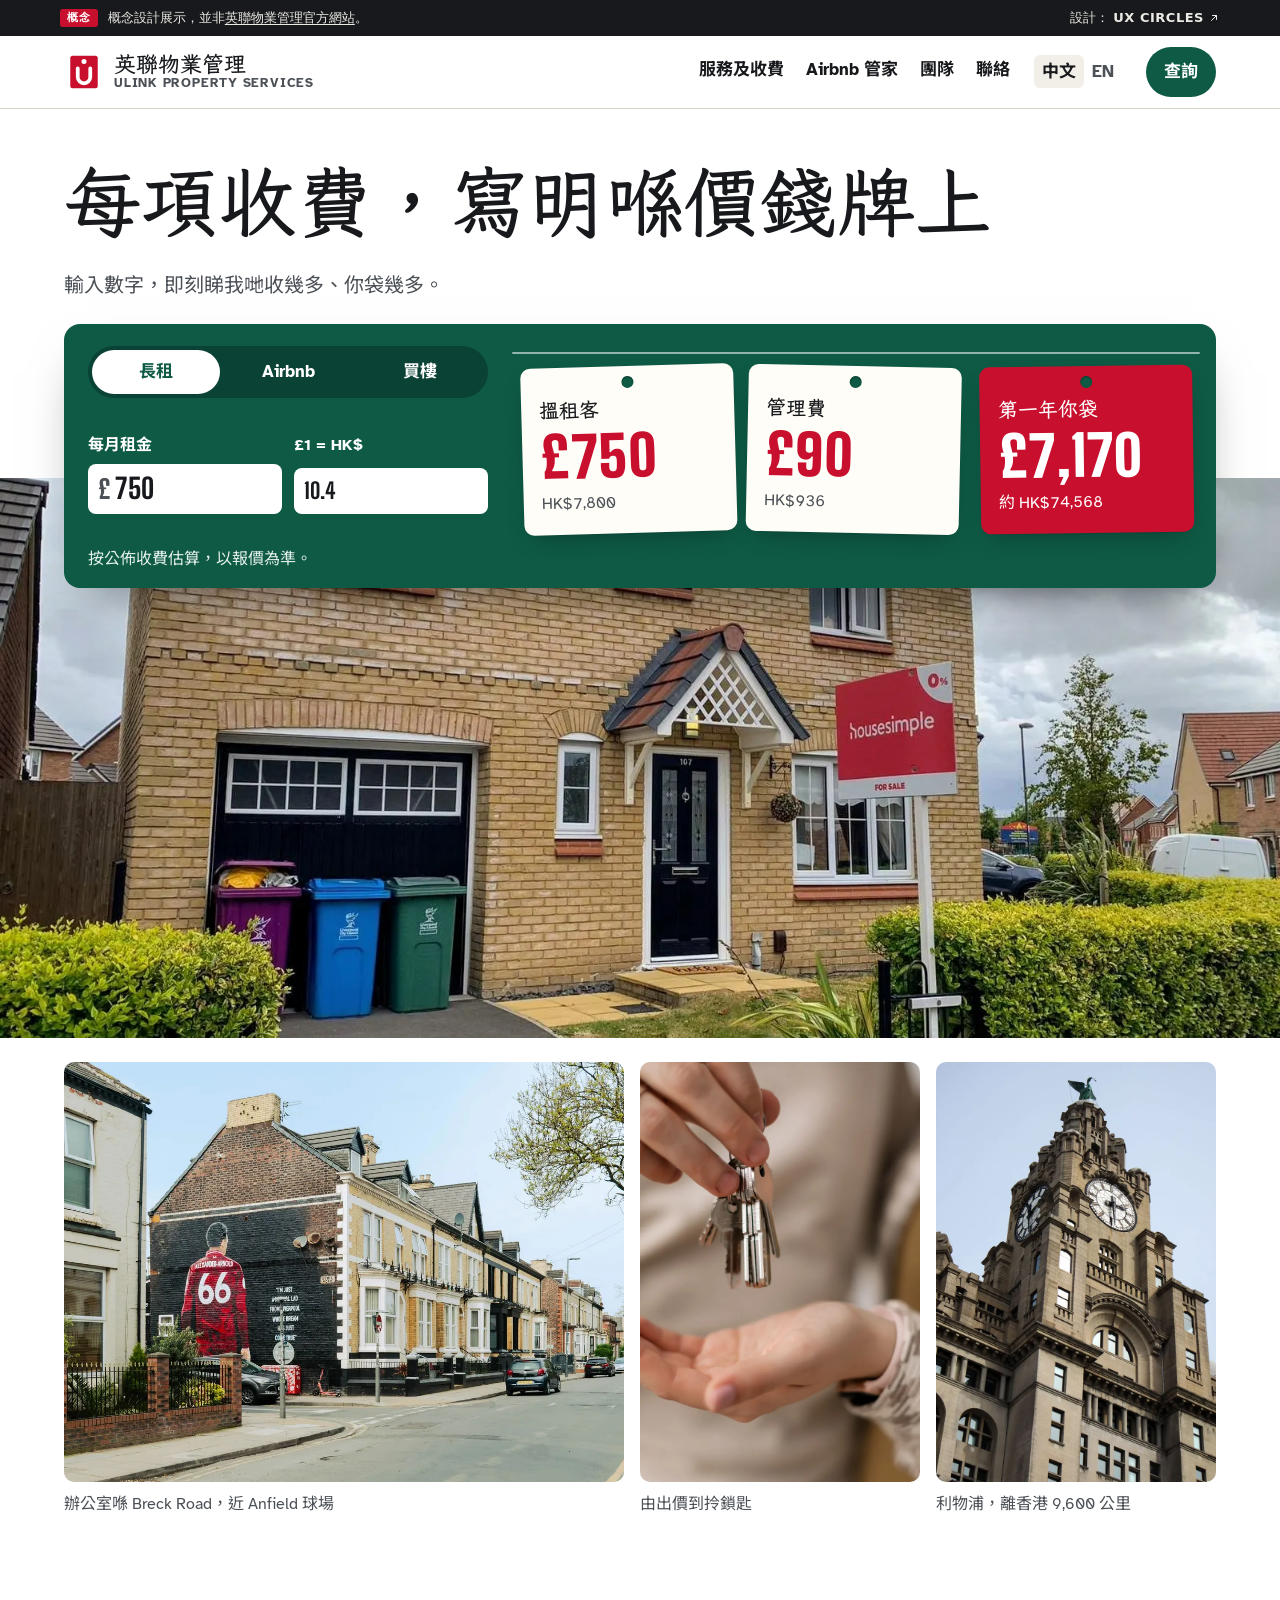
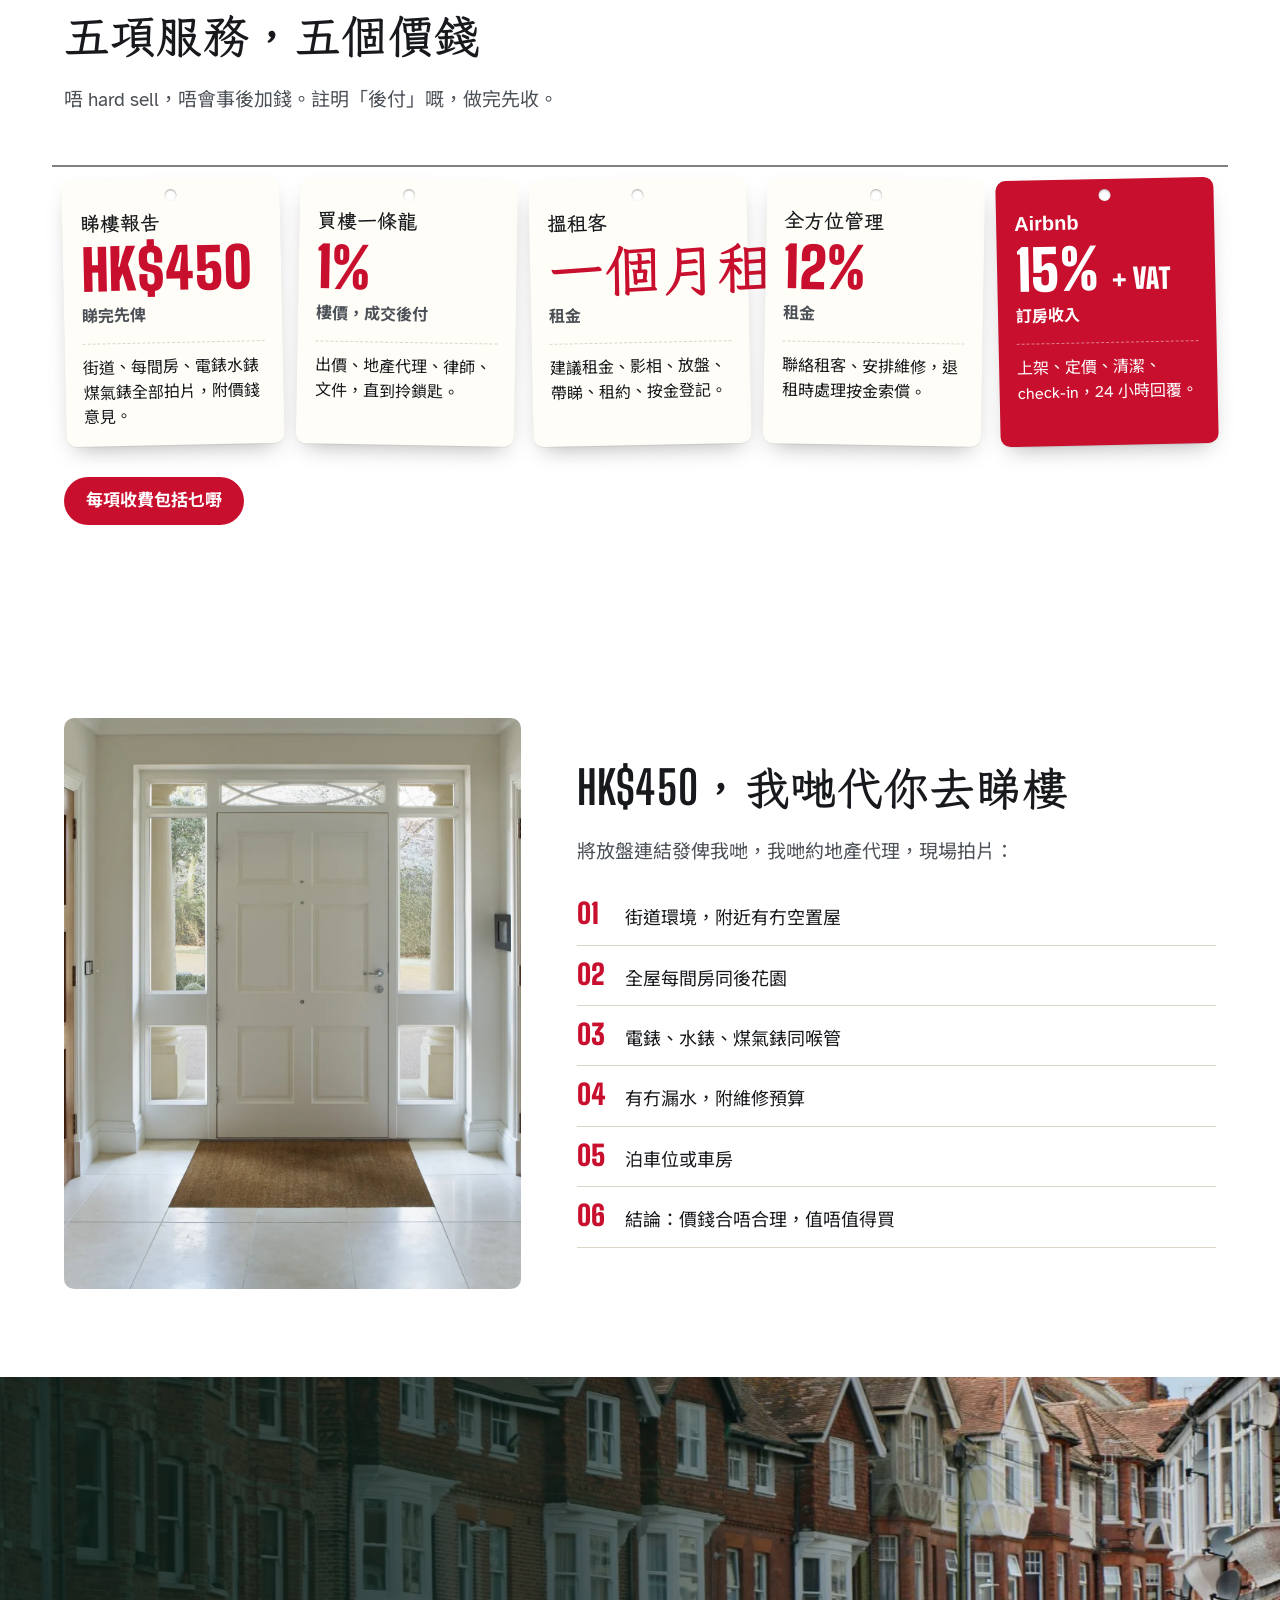
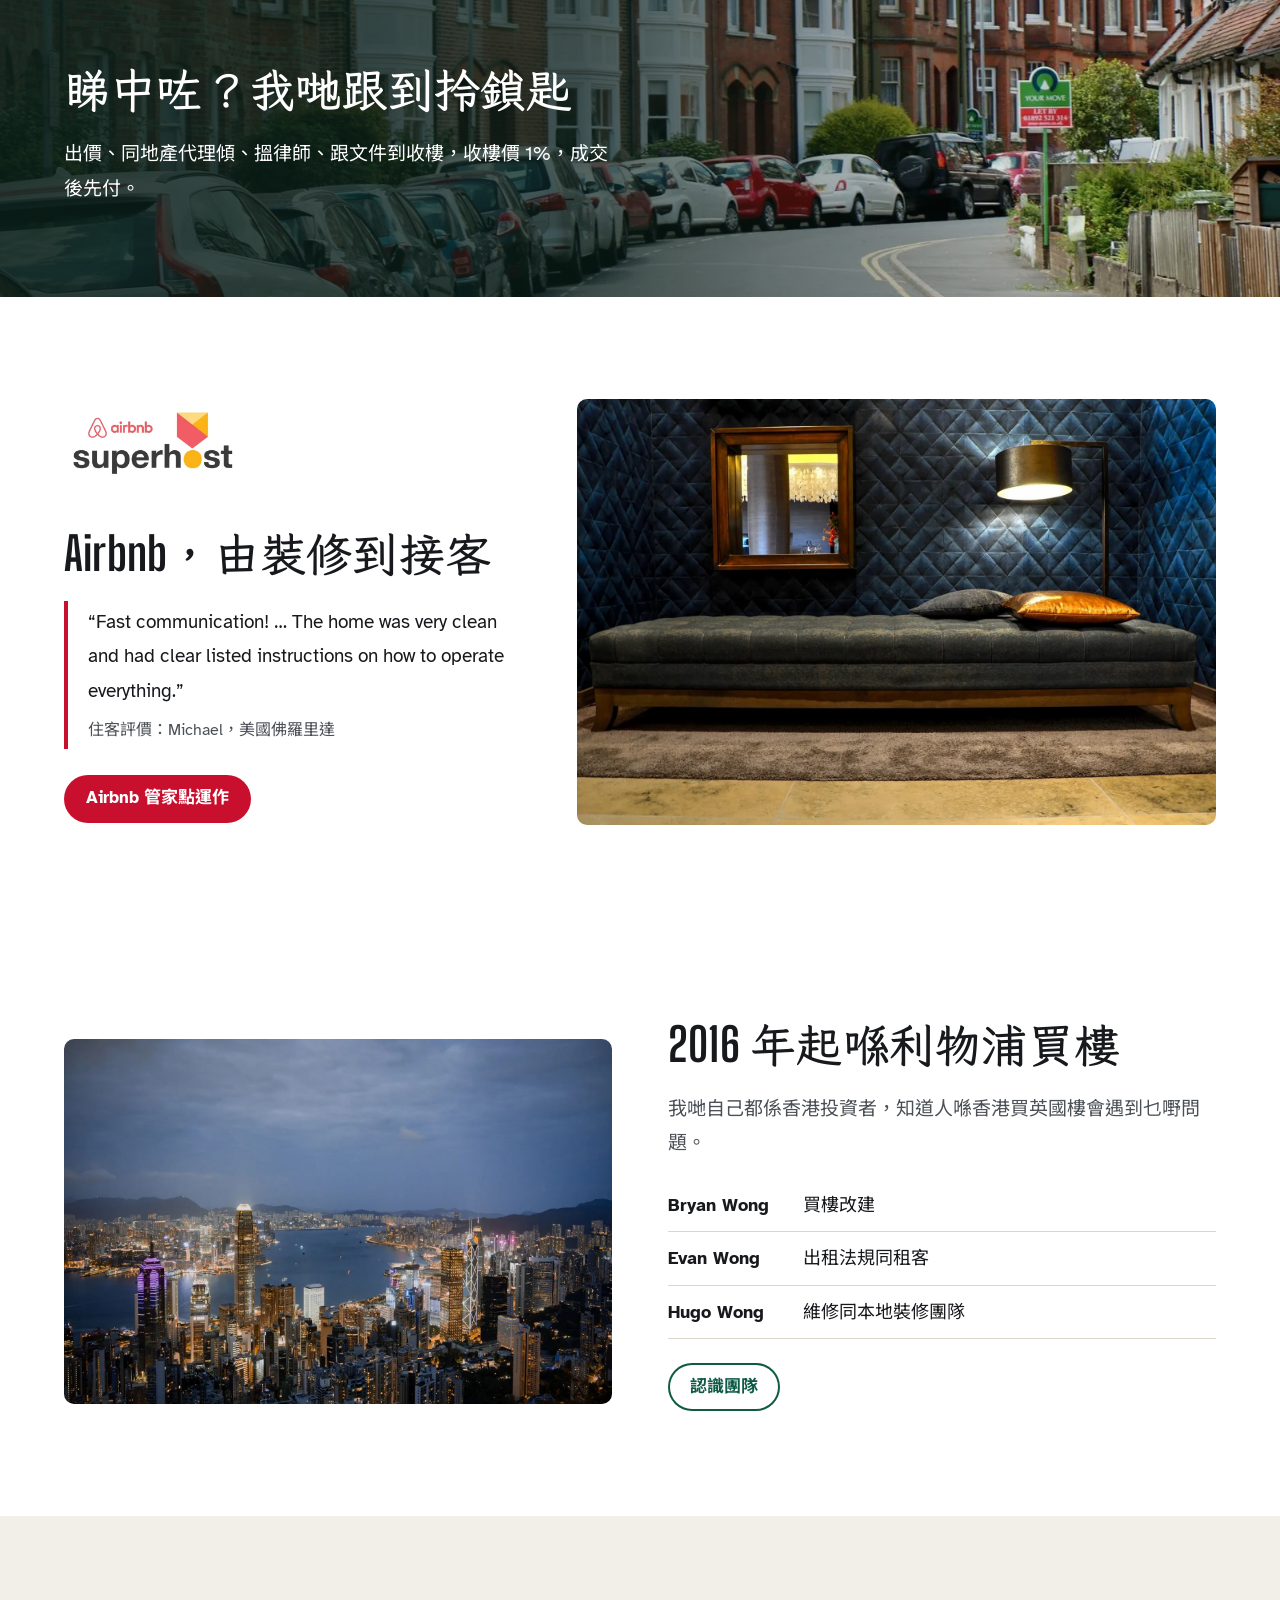
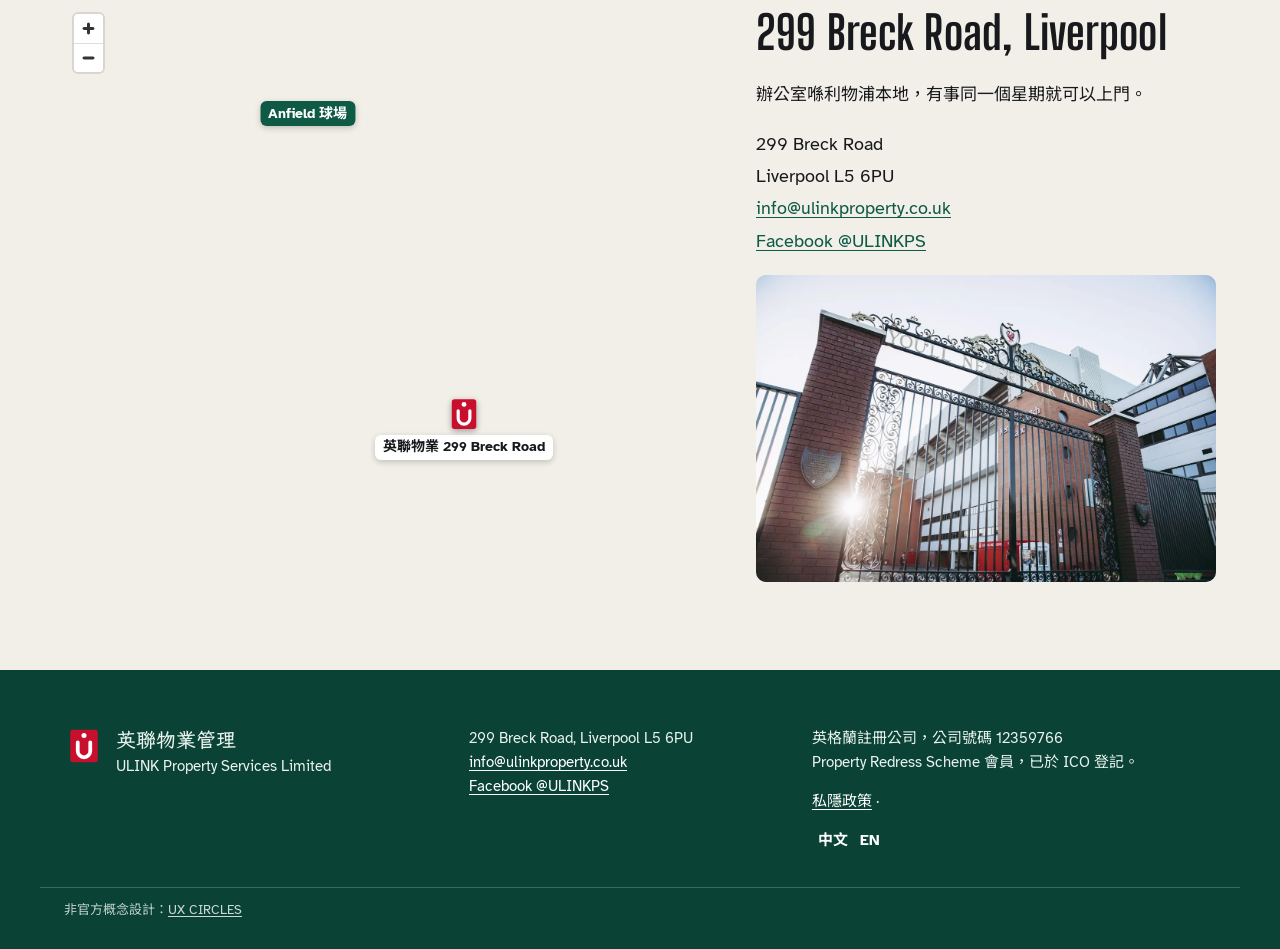
<file: index.html>
<!doctype html>
<html lang="zh-Hant-HK" class="l-zh">
<head>
<meta charset="utf-8">
<meta name="viewport" content="width=device-width, initial-scale=1">
<meta name="robots" content="noindex, nofollow">
<title>英聯物業管理 ULINK | 利物浦睇樓、買樓、收租、Airbnb 管家</title>
<meta name="description" content="利物浦睇樓、買樓、收租同 Airbnb 管家，收費全部寫明。">
<link rel="alternate" hreflang="zh-Hant-HK" href="https://uxcircles.github.io/ulinkproperty/">
<link rel="alternate" hreflang="en-GB" href="https://uxcircles.github.io/ulinkproperty/en/">
<link rel="alternate" hreflang="x-default" href="https://uxcircles.github.io/ulinkproperty/">
<link rel="icon" href="assets/img/favicon.svg" type="image/svg+xml">
<meta name="theme-color" content="#0e5a45">
<link rel="preload" href="assets/fonts/big-shoulders.woff2" as="font" type="font/woff2" crossorigin>
<link rel="preload" href="assets/fonts/atkinson-400.woff2" as="font" type="font/woff2" crossorigin>
<link rel="preload" href="assets/fonts/wenkai-tc-700.woff2" as="font" type="font/woff2" crossorigin>
<link rel="stylesheet" href="assets/site.css?v=1">
<script defer src="assets/site.js?v=1"></script>
</head>
<body>
<a class="skip" href="#main">跳至內容</a>
<div class="concept-bar" role="note">
  <div class="concept-inner">
    <p class="concept-text"><span class="concept-tag">概念</span><span class="concept-long">概念設計展示，並非<a href="https://www.ulinkproperty.co.uk/" target="_blank" rel="noopener">英聯物業管理官方網站</a>。</span></p>
    <a class="concept-credit" href="https://ux-circles.com/professionals" target="_blank" rel="noopener"><span class="concept-by">設計：</span><strong>UX CIRCLES</strong><svg viewBox="0 0 24 24" width="12" height="12" fill="none" stroke="currentColor" stroke-width="2" stroke-linecap="round" stroke-linejoin="round" aria-hidden="true"><path d="M7 17 17 7M9 7h8v8"/></svg></a>
  </div>
</div>
<header class="site-head">
  <div class="wrap head-in">
    <a class="brand" href="index.html">
      <svg class="brand-mark" viewBox="0 0 64 64" aria-hidden="true"><path class="tm-card" d="M14 6h36a4 4 0 0 1 4 4v44a4 4 0 0 1-4 4H14a4 4 0 0 1-4-4V10a4 4 0 0 1 4-4Z"/><circle class="tm-hole" cx="32" cy="15" r="4"/><path class="tm-u" d="M22 26v14a10 10 0 0 0 20 0V26"/></svg>
      <span class="brand-zh" lang="zh-Hant-HK">英聯物業管理</span>
      <span class="brand-en" lang="en">ULINK Property Services</span>
    </a>
    <nav class="nav" aria-label="主選單"><a href="services.html">服務及收費</a><a href="airbnb.html">Airbnb 管家</a><a href="team.html">團隊</a><a href="contact.html">聯絡</a></nav>
    <div class="langs"><a href="" lang="zh-Hant-HK" hreflang="zh-Hant-HK" aria-current="true">中文</a><a href="en/" lang="en-GB" hreflang="en-GB">EN</a></div>
    <a class="head-cta" href="contact.html">查詢</a>
    <button class="menu-btn" type="button" aria-expanded="false" aria-controls="menu">選單</button>
  </div>
  <div class="menu" id="menu" hidden>
    <nav class="wrap menu-in" aria-label="選單"><a href="services.html">服務及收費</a><a href="airbnb.html">Airbnb 管家</a><a href="team.html">團隊</a><a href="contact.html">聯絡</a><div class="menu-langs"><a href="" lang="zh-Hant-HK" hreflang="zh-Hant-HK" aria-current="true">中文</a><a href="en/" lang="en-GB" hreflang="en-GB">EN</a></div></nav>
  </div>
</header>
<main id="main">
<section class="hero" aria-labelledby="h1">
  <div class="wrap hero-top">
    <h1 id="h1"><span class=nb>每項收費，</span><span class=nb>寫明喺價錢牌上</span></h1>
    <p class="lede">輸入數字，即刻睇我哋收幾多、你袋幾多。</p>
  </div>
  <div class="hero-stage">
    <img class="hero-photo" src="assets/img/house.webp" alt="掛住「出售」牌的紅磚半獨立屋" width="1600" height="1200" fetchpriority="high">
    <div class="wrap">
      <form class="board" id="calc" aria-label="收費計算機" onsubmit="return false">
        <div class="board-in">
          <fieldset class="modes">
            <legend class="sr">服務</legend>
            <label><input type="radio" name="mode" value="let" checked><span>長租</span></label>
            <label><input type="radio" name="mode" value="bnb"><span>Airbnb</span></label>
            <label><input type="radio" name="mode" value="buy"><span>買樓</span></label>
          </fieldset>
          <div class="fields">
            <label class="f" data-for="let"><span>每月租金</span><span class="money"><i>£</i><input id="c-rent" type="number" inputmode="numeric" min="0" step="10" value="750"></span></label>
            <label class="f" data-for="bnb" hidden><span>每晚租金</span><span class="money"><i>£</i><input id="c-night" type="number" inputmode="numeric" min="0" step="5" value="85"></span></label>
            <label class="f" data-for="bnb" hidden><span>每月入住晚數</span><span class="money"><input id="c-nights" type="number" inputmode="numeric" min="0" max="31" step="1" value="18"></span></label>
            <label class="f" data-for="buy" hidden><span>樓價</span><span class="money"><i>£</i><input id="c-price" type="number" inputmode="numeric" min="0" step="1000" value="120000"></span></label>
            <label class="f f-rate"><span>£1 = HK$</span><span class="money"><input id="c-rate" type="number" inputmode="decimal" min="1" step="0.1" value="10.4"></span></label>
          </div>
          <div class="string" aria-live="polite" id="c-out"></div>
        </div>
        <p class="board-note">按公佈收費估算，以報價為準。</p>
      </form>
    </div>
  </div>
</section>
<section class="strip" aria-label="利物浦">
  <div class="wrap strip-in">
    <figure><img src="assets/img/anfield-street.webp" alt="利物浦一條有足球壁畫的排屋街" width="1200" height="799" loading="lazy" decoding="async"><figcaption>辦公室喺 Breck Road，近 Anfield 球場</figcaption></figure>
    <figure><img src="assets/img/keys.webp" alt="交收鎖匙" width="900" height="1125" loading="lazy" decoding="async"><figcaption>由出價到拎鎖匙</figcaption></figure>
    <figure><img src="assets/img/liver-building.webp" alt="利物浦皇家利物大廈鐘樓" width="900" height="1125" loading="lazy" decoding="async"><figcaption>利物浦，離香港 9,600 公里</figcaption></figure>
  </div>
</section>

<section class="sec tags-sec" aria-labelledby="h-fees">
  <div class="wrap">
    <h2 id="h-fees">五項服務，五個價錢</h2>
    <p class="intro">唔 hard sell，唔會事後加錢。註明「後付」嘅，做完先收。</p>
    <div class="rack">
      <div class="tag "><span class="tag-hole" aria-hidden="true"></span><span class="tag-label">睇樓報告</span><b class="tag-price">HK$450</b><span class="tag-note">睇完先俾</span><p class="tag-body">街道、每間房、電錶水錶煤氣錶全部拍片，附價錢意見。</p></div>
      <div class="tag "><span class="tag-hole" aria-hidden="true"></span><span class="tag-label">買樓一條龍</span><b class="tag-price">1%</b><span class="tag-note">樓價，成交後付</span><p class="tag-body">出價、地產代理、律師、文件，直到拎鎖匙。</p></div>
      <div class="tag "><span class="tag-hole" aria-hidden="true"></span><span class="tag-label">搵租客</span><b class="tag-price">一個月租</b><span class="tag-note">租金</span><p class="tag-body">建議租金、影相、放盤、帶睇、租約、按金登記。</p></div>
      <div class="tag "><span class="tag-hole" aria-hidden="true"></span><span class="tag-label">全方位管理</span><b class="tag-price">12%</b><span class="tag-note">租金</span><p class="tag-body">聯絡租客、安排維修，退租時處理按金索償。</p></div>
      <div class="tag tag-red"><span class="tag-hole" aria-hidden="true"></span><span class="tag-label">Airbnb</span><b class="tag-price">15% <small>+ VAT</small></b><span class="tag-note">訂房收入</span><p class="tag-body">上架、定價、清潔、check-in，24 小時回覆。</p></div>
    </div>
    <p class="more"><a class="btn" href="services.html">每項收費包括乜嘢</a></p>
  </div>
</section>

<section class="sec viewing" aria-labelledby="h-view">
  <div class="wrap view-in">
    <figure class="view-photo"><img src="assets/img/hallway.webp" alt="屋內走廊，盡頭係大門" width="1200" height="1500" loading="lazy" decoding="async"></figure>
    <div>
      <h2 id="h-view">HK$450，我哋代你去睇樓</h2>
      <p class="intro">將放盤連結發俾我哋，我哋約地產代理，現場拍片：</p>
      <ol class="report">
        <li>街道環境，附近有冇空置屋</li>
        <li>全屋每間房同後花園</li>
        <li>電錶、水錶、煤氣錶同喉管</li>
        <li>有冇漏水，附維修預算</li>
        <li>泊車位或車房</li>
        <li>結論：價錢合唔合理，值唔值得買</li>
      </ol>
    </div>
  </div>
</section>

<section class="band" aria-labelledby="h-band">
  <img class="band-photo" src="assets/img/terrace.webp" alt="一排紅磚排屋" width="1600" height="1066" loading="lazy" decoding="async">
  <div class="wrap band-in">
    <h2 id="h-band">睇中咗？我哋跟到拎鎖匙</h2>
    <p>出價、同地產代理傾、搵律師、跟文件到收樓，收樓價 1%，成交後先付。</p>
  </div>
</section>

<section class="sec bnb" aria-labelledby="h-bnb">
  <div class="wrap bnb-in">
    <div>
      <img class="badge" src="assets/img/superhost.webp" alt="Airbnb Superhost" width="600" height="408" loading="lazy" decoding="async">
      <h2 id="h-bnb">Airbnb，由裝修到接客</h2>
      <blockquote lang="en"><p>“Fast communication! … The home was very clean and had clear listed instructions on how to operate everything.”</p>
        <cite>住客評價：Michael，美國佛羅里達</cite></blockquote>
      <p><a class="btn" href="airbnb.html">Airbnb 管家點運作</a></p>
    </div>
    <figure><img src="assets/img/airbnb-room.webp" alt="深色牆身、銅燈的客房" width="1600" height="1066" loading="lazy" decoding="async"></figure>
  </div>
</section>

<section class="sec team-sec" aria-labelledby="h-team">
  <div class="wrap team-in">
    <figure><img src="assets/img/hong-kong.webp" alt="黃昏的維多利亞港" width="1600" height="1066" loading="lazy" decoding="async"></figure>
    <div>
      <h2 id="h-team">2016 年起喺利物浦買樓</h2>
      <p class="intro">我哋自己都係香港投資者，知道人喺香港買英國樓會遇到乜嘢問題。</p>
      <ul class="names">
        <li><b>Bryan Wong</b> 買樓改建</li>
        <li><b>Evan Wong</b> 出租法規同租客</li>
        <li><b>Hugo Wong</b> 維修同本地裝修團隊</li>
      </ul>
      <p><a class="btn btn-line" href="team.html">認識團隊</a></p>
    </div>
  </div>
</section>
<section class="sec where" aria-labelledby="h-where">
  <div class="wrap where-in">
    <div class="mapcard" data-map>
      <svg class="map-fallback" viewBox="0 0 600 420" role="img" aria-label="示意圖：299 Breck Road，近 Anfield 球場">
        <rect width="600" height="420" fill="#eef0ea"/>
        <path d="M-10 300 C150 270 330 250 610 140" stroke="#fff" stroke-width="22" fill="none"/>
        <path d="M200 -10 L260 430" stroke="#fff" stroke-width="12" fill="none"/>
        <rect x="330" y="40" width="150" height="110" rx="16" fill="#d9e4d4"/>
        <text x="405" y="102" text-anchor="middle" font-size="18" fill="#3c4a40">Anfield</text>
        <text x="80" y="268" font-size="16" fill="#3c4a40" transform="rotate(-8 80 268)">Breck Road</text>
        <circle cx="300" cy="248" r="12" fill="#c8102e"/>
      </svg>
    </div>
    <div class="where-text">
      <h2 id="h-where">299 Breck Road, Liverpool</h2>
      <p>辦公室喺利物浦本地，有事同一個星期就可以上門。</p>
      <p class="addr">299 Breck Road<br>Liverpool L5 6PU<br><a href="mailto:info@ulinkproperty.co.uk">info@ulinkproperty.co.uk</a><br><a href="https://www.facebook.com/ulinkps" target="_blank" rel="noopener">Facebook @ULINKPS</a></p>
      <img class="where-photo" src="assets/img/anfield-gates.webp" alt="Anfield 球場大閘" width="1200" height="799" loading="lazy" decoding="async">
    </div>
  </div>
</section>

</main>
<script type="application/json" id="map-data">{"home": [-2.9553686, 53.4245782], "mark": "https://uxcircles.github.io/ulinkproperty/assets/img/favicon.svg", "label": "英聯物業 299 Breck Road", "places": [{"at": [-2.9608, 53.4308], "name": "Anfield 球場"}]}</script>
<footer class="site-foot">
  <div class="wrap foot-in">
    <div class="foot-brand">
      <svg class="foot-mark" viewBox="0 0 64 64" aria-hidden="true"><path class="tm-card" d="M14 6h36a4 4 0 0 1 4 4v44a4 4 0 0 1-4 4H14a4 4 0 0 1-4-4V10a4 4 0 0 1 4-4Z"/><circle class="tm-hole" cx="32" cy="15" r="4"/><path class="tm-u" d="M22 26v14a10 10 0 0 0 20 0V26"/></svg>
      <p><strong lang="zh-Hant-HK">英聯物業管理</strong><br><span lang="en">ULINK Property Services Limited</span></p>
    </div>
    <div class="foot-col">
      <p>299 Breck Road, Liverpool L5 6PU<br><a href="mailto:info@ulinkproperty.co.uk">info@ulinkproperty.co.uk</a><br><a href="https://www.facebook.com/ulinkps" target="_blank" rel="noopener">Facebook @ULINKPS</a></p>
    </div>
    <div class="foot-col">
      <p>英格蘭註冊公司，公司號碼 12359766<br>
      Property Redress Scheme 會員，已於 ICO 登記。</p>
      <p><a href="privacy.html">私隱政策</a> · <div class="foot-langs"><a href="" lang="zh-Hant-HK" hreflang="zh-Hant-HK" aria-current="true">中文</a><a href="en/" lang="en-GB" hreflang="en-GB">EN</a></div></p>
    </div>
  </div>
  <div class="wrap"><p class="concept-note">非官方概念設計：<a href="https://ux-circles.com/professionals" target="_blank" rel="noopener">UX CIRCLES</a></p></div>
</footer>
<nav class="mbar" aria-label="快捷操作">
  <a href="mailto:info@ulinkproperty.co.uk">電郵</a>
  <a href="https://m.me/ulinkps" target="_blank" rel="noopener">Facebook 訊息</a>
  <a class="mbar-main" href="index.html#calc">計收費</a>
</nav>
</body>
</html>
</file>
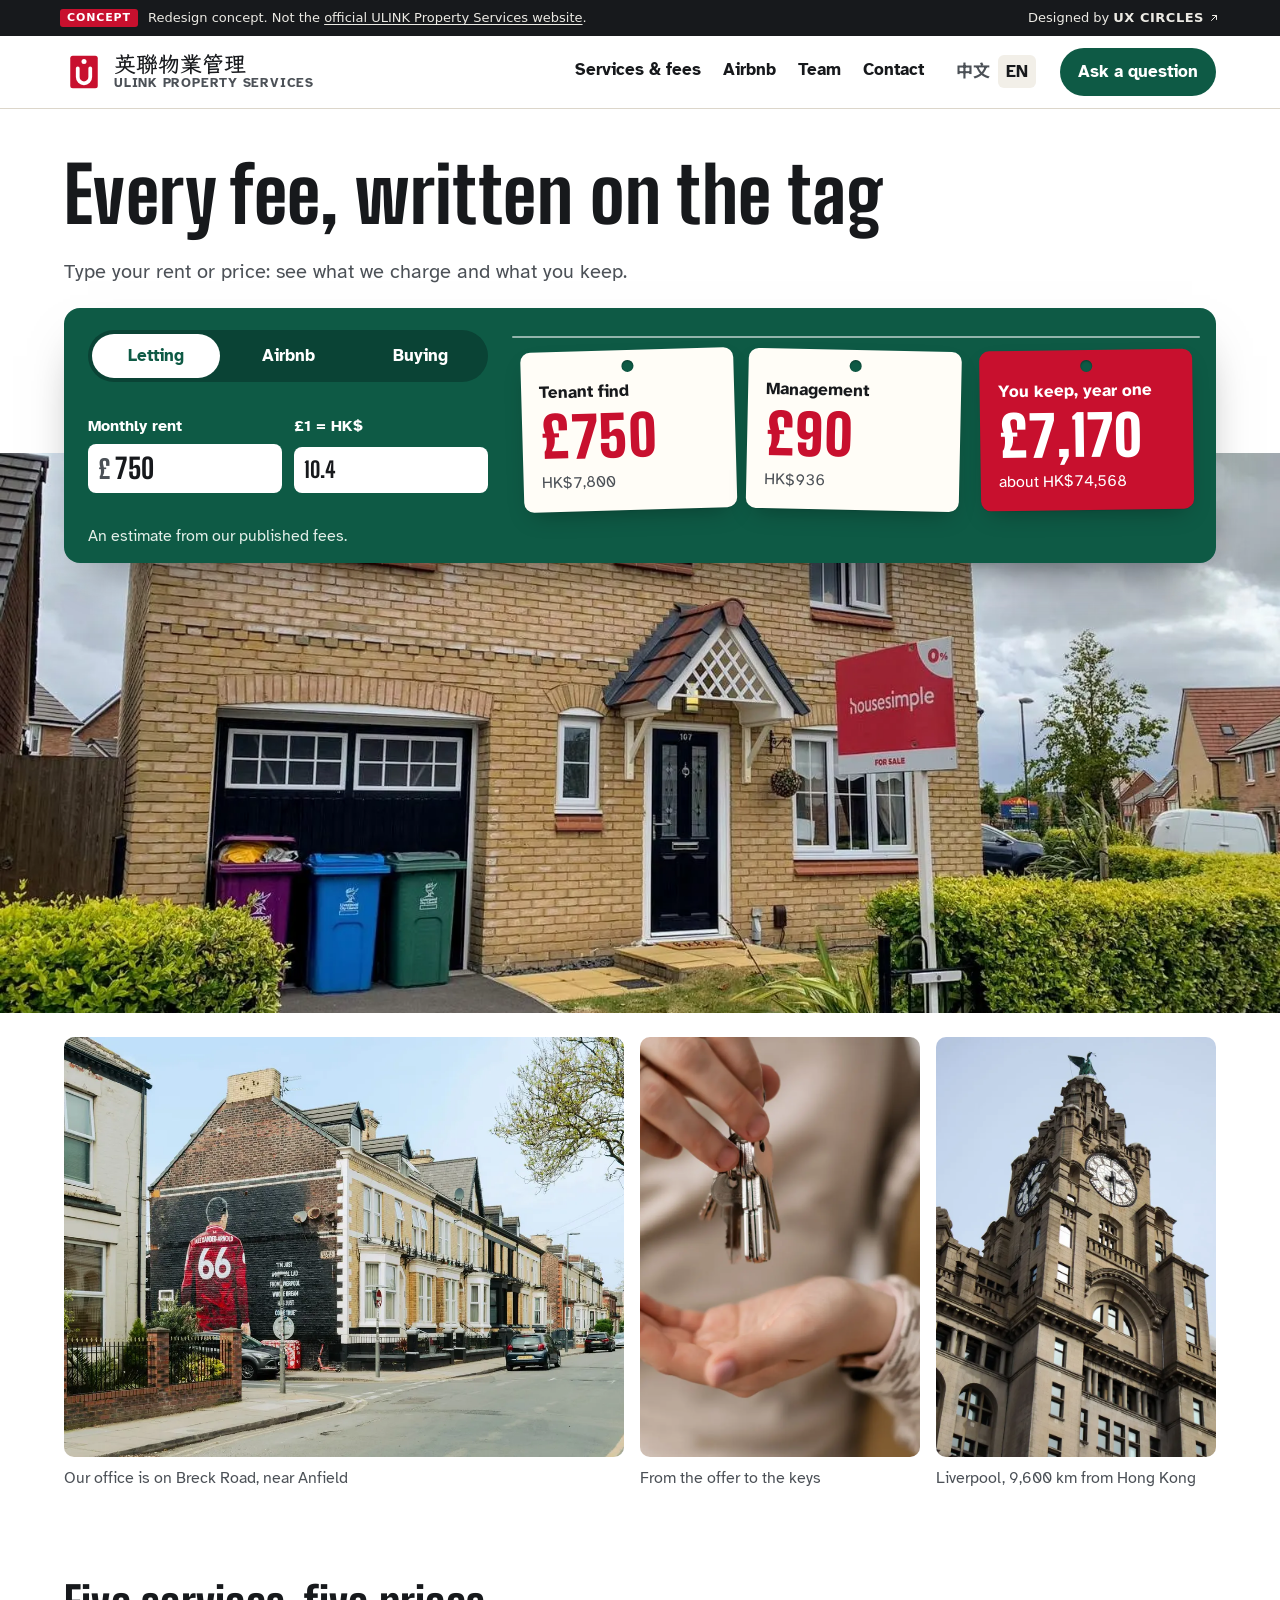
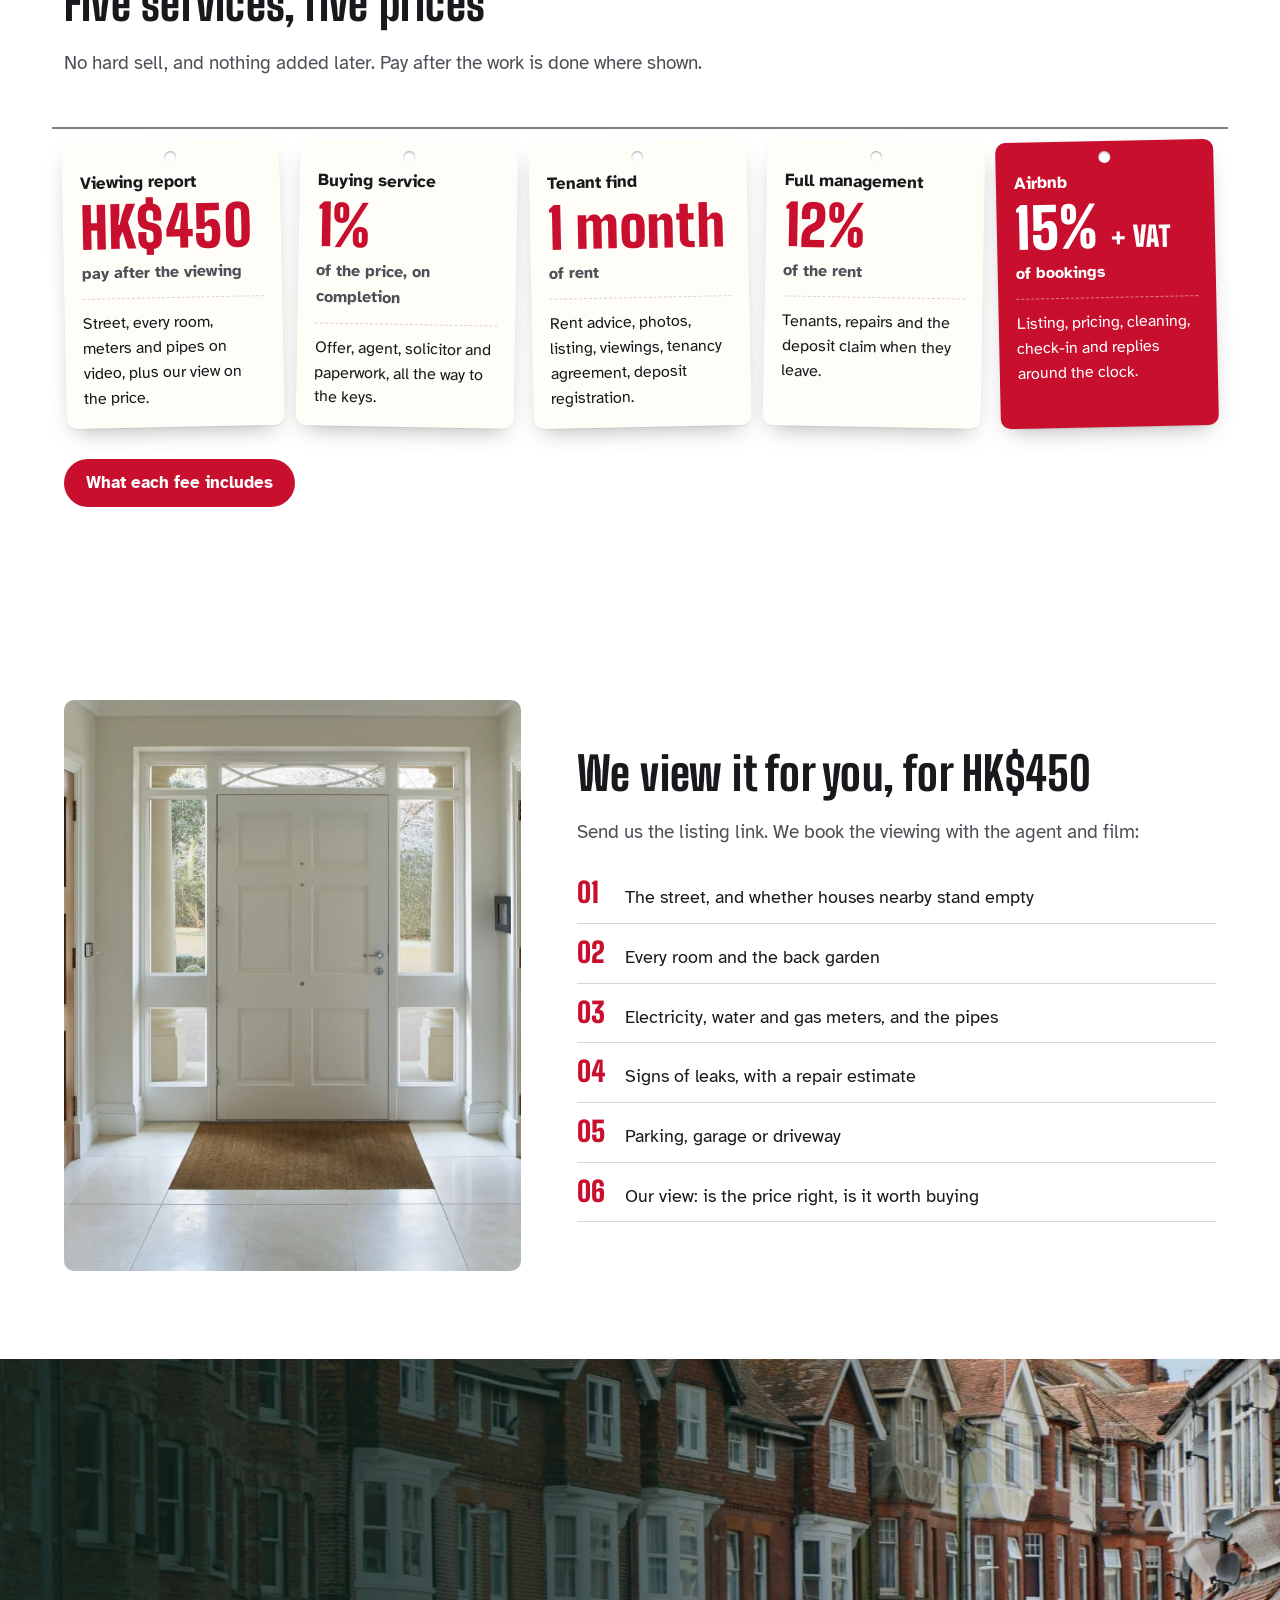
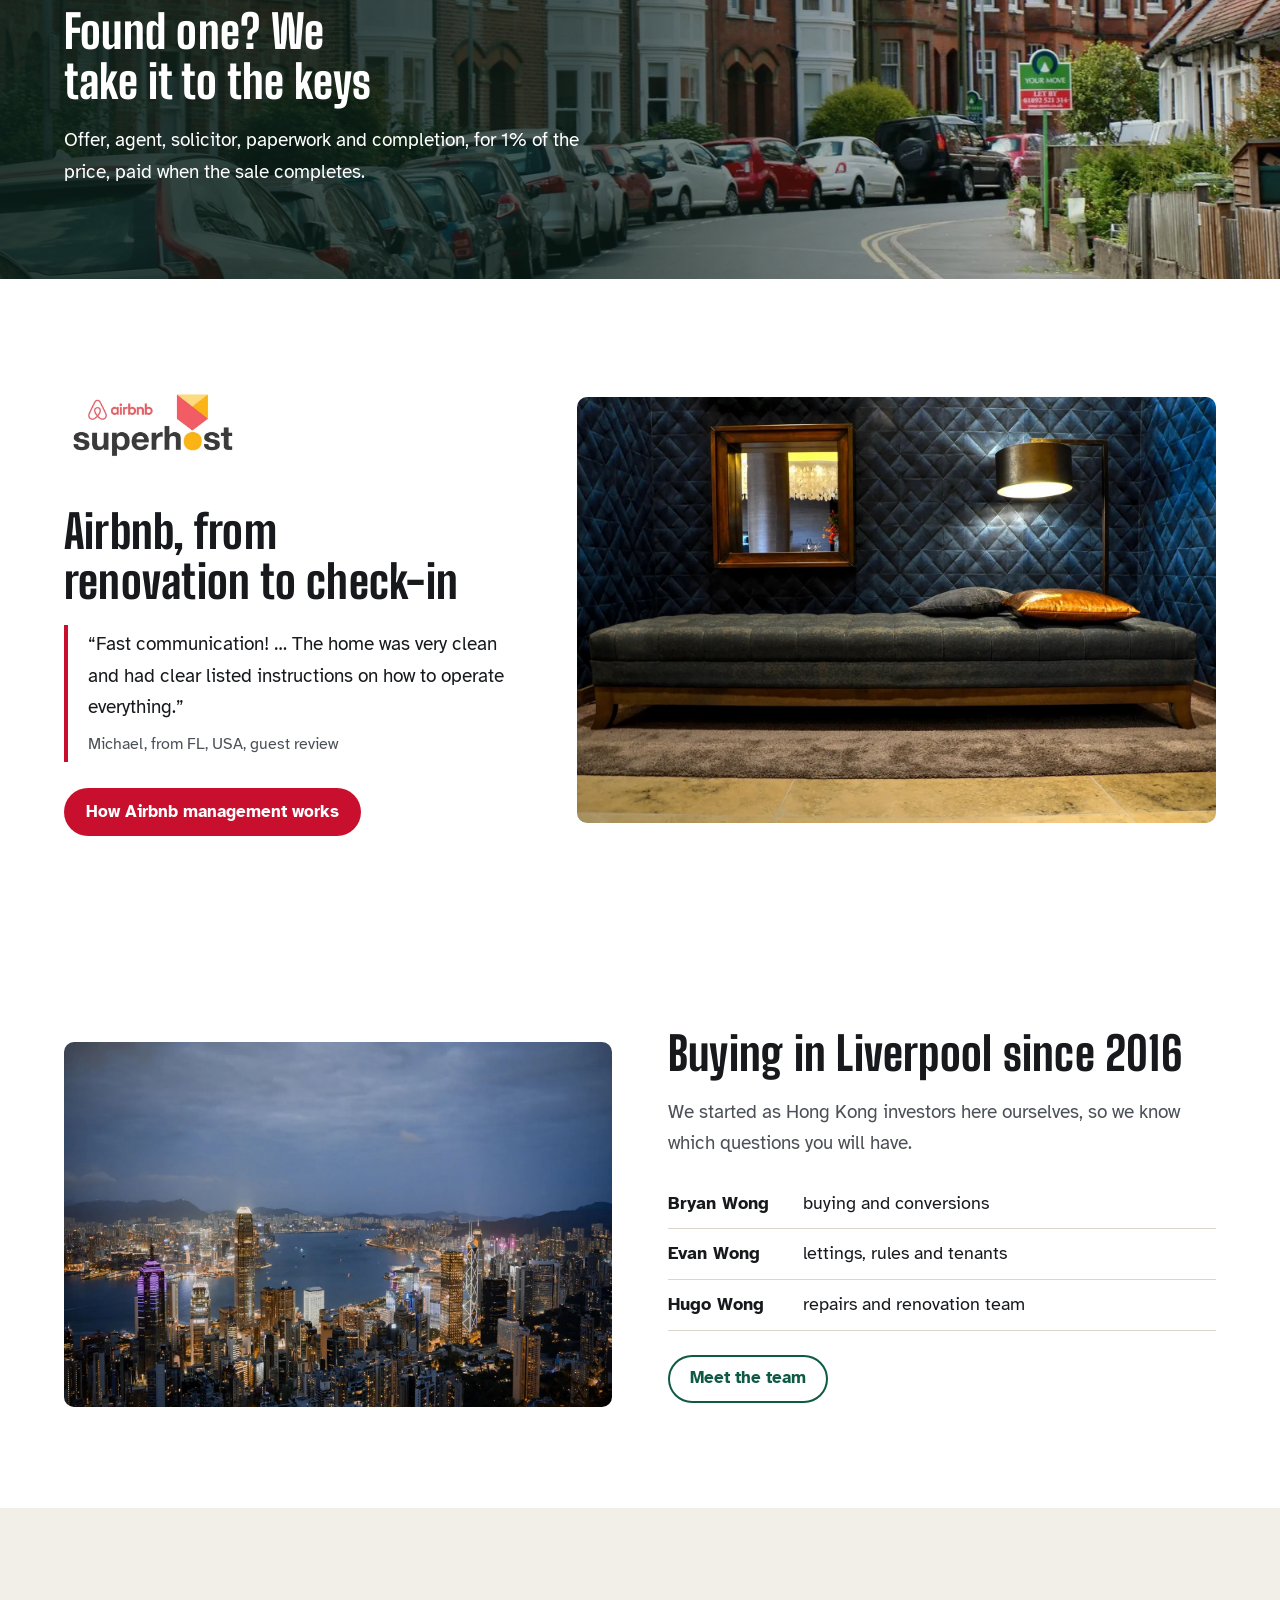
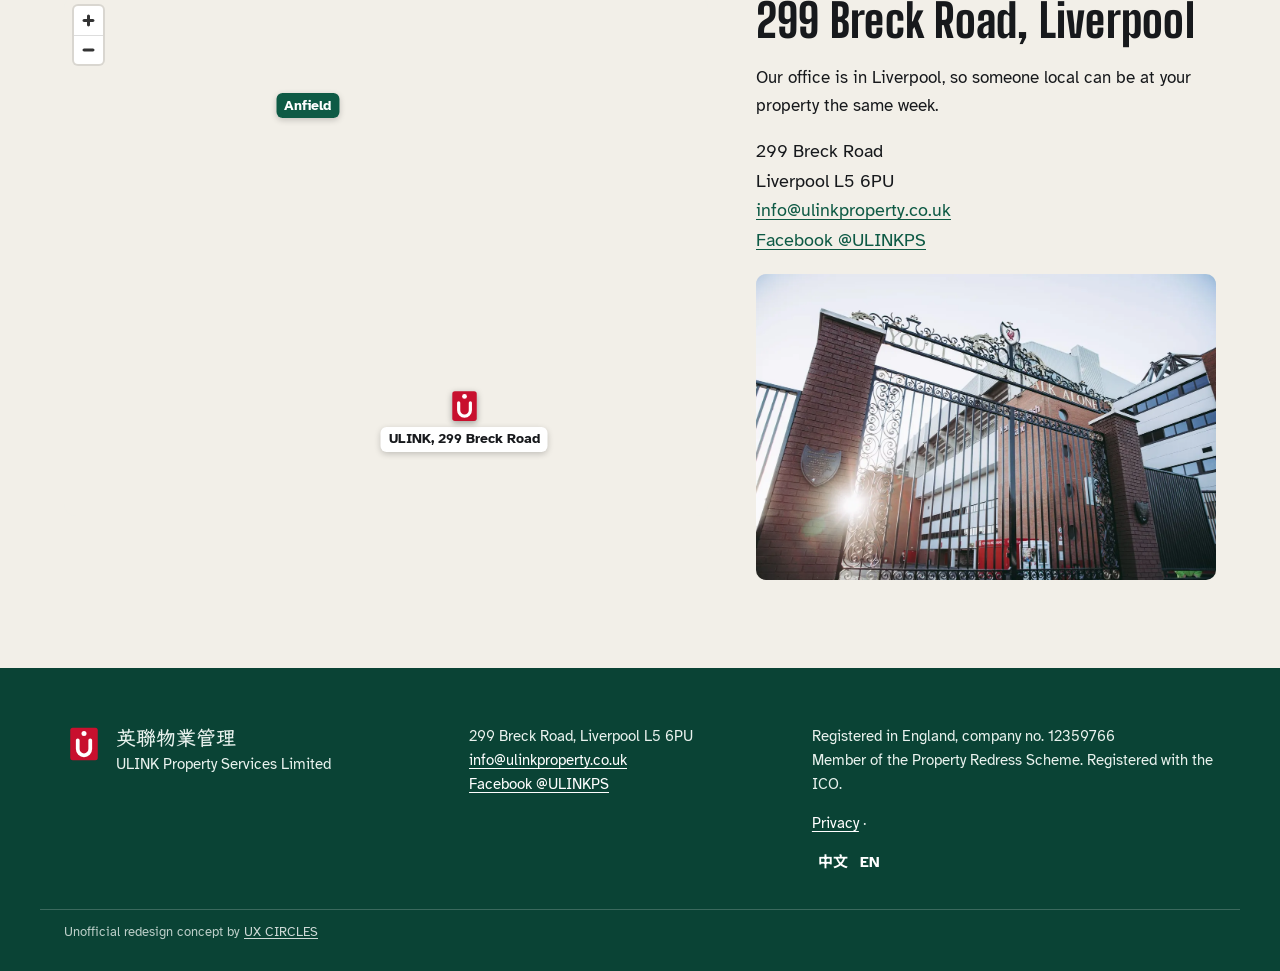
<file: en/index.html>
<!doctype html>
<html lang="en-GB" class="l-en">
<head>
<meta charset="utf-8">
<meta name="viewport" content="width=device-width, initial-scale=1">
<meta name="robots" content="noindex, nofollow">
<title>ULINK Property Services | Liverpool property management for Hong Kong owners</title>
<meta name="description" content="Liverpool viewings, buying, letting and Airbnb management with fees on the page.">
<link rel="alternate" hreflang="zh-Hant-HK" href="https://uxcircles.github.io/ulinkproperty/">
<link rel="alternate" hreflang="en-GB" href="https://uxcircles.github.io/ulinkproperty/en/">
<link rel="alternate" hreflang="x-default" href="https://uxcircles.github.io/ulinkproperty/">
<link rel="icon" href="../assets/img/favicon.svg" type="image/svg+xml">
<meta name="theme-color" content="#0e5a45">
<link rel="preload" href="../assets/fonts/big-shoulders.woff2" as="font" type="font/woff2" crossorigin>
<link rel="preload" href="../assets/fonts/atkinson-400.woff2" as="font" type="font/woff2" crossorigin>
<link rel="stylesheet" href="../assets/site.css?v=1">
<script defer src="../assets/site.js?v=1"></script>
</head>
<body>
<a class="skip" href="#main">Skip to content</a>
<div class="concept-bar" role="note">
  <div class="concept-inner">
    <p class="concept-text"><span class="concept-tag">Concept</span><span class="concept-long">Redesign concept. Not the <a href="https://www.ulinkproperty.co.uk/" target="_blank" rel="noopener">official ULINK Property Services website</a>.</span></p>
    <a class="concept-credit" href="https://ux-circles.com/professionals" target="_blank" rel="noopener"><span class="concept-by">Designed by </span><strong>UX CIRCLES</strong><svg viewBox="0 0 24 24" width="12" height="12" fill="none" stroke="currentColor" stroke-width="2" stroke-linecap="round" stroke-linejoin="round" aria-hidden="true"><path d="M7 17 17 7M9 7h8v8"/></svg></a>
  </div>
</div>
<header class="site-head">
  <div class="wrap head-in">
    <a class="brand" href="index.html">
      <svg class="brand-mark" viewBox="0 0 64 64" aria-hidden="true"><path class="tm-card" d="M14 6h36a4 4 0 0 1 4 4v44a4 4 0 0 1-4 4H14a4 4 0 0 1-4-4V10a4 4 0 0 1 4-4Z"/><circle class="tm-hole" cx="32" cy="15" r="4"/><path class="tm-u" d="M22 26v14a10 10 0 0 0 20 0V26"/></svg>
      <span class="brand-zh" lang="zh-Hant-HK">英聯物業管理</span>
      <span class="brand-en" lang="en">ULINK Property Services</span>
    </a>
    <nav class="nav" aria-label="Main"><a href="services.html">Services &amp; fees</a><a href="airbnb.html">Airbnb</a><a href="team.html">Team</a><a href="contact.html">Contact</a></nav>
    <div class="langs"><a href="../" lang="zh-Hant-HK" hreflang="zh-Hant-HK">中文</a><a href="../en/" lang="en-GB" hreflang="en-GB" aria-current="true">EN</a></div>
    <a class="head-cta" href="contact.html">Ask a question</a>
    <button class="menu-btn" type="button" aria-expanded="false" aria-controls="menu">Menu</button>
  </div>
  <div class="menu" id="menu" hidden>
    <nav class="wrap menu-in" aria-label="Menu"><a href="services.html">Services &amp; fees</a><a href="airbnb.html">Airbnb</a><a href="team.html">Team</a><a href="contact.html">Contact</a><div class="menu-langs"><a href="../" lang="zh-Hant-HK" hreflang="zh-Hant-HK">中文</a><a href="../en/" lang="en-GB" hreflang="en-GB" aria-current="true">EN</a></div></nav>
  </div>
</header>
<main id="main">
<section class="hero" aria-labelledby="h1">
  <div class="wrap hero-top">
    <h1 id="h1">Every fee, written on the tag</h1>
    <p class="lede">Type your rent or price: see what we charge and what you keep.</p>
  </div>
  <div class="hero-stage">
    <img class="hero-photo" src="../assets/img/house.webp" alt="Brick semi-detached house with a for-sale sign" width="1600" height="1200" fetchpriority="high">
    <div class="wrap">
      <form class="board" id="calc" aria-label="Fee calculator" onsubmit="return false">
        <div class="board-in">
          <fieldset class="modes">
            <legend class="sr">Service</legend>
            <label><input type="radio" name="mode" value="let" checked><span>Letting</span></label>
            <label><input type="radio" name="mode" value="bnb"><span>Airbnb</span></label>
            <label><input type="radio" name="mode" value="buy"><span>Buying</span></label>
          </fieldset>
          <div class="fields">
            <label class="f" data-for="let"><span>Monthly rent</span><span class="money"><i>£</i><input id="c-rent" type="number" inputmode="numeric" min="0" step="10" value="750"></span></label>
            <label class="f" data-for="bnb" hidden><span>Per night</span><span class="money"><i>£</i><input id="c-night" type="number" inputmode="numeric" min="0" step="5" value="85"></span></label>
            <label class="f" data-for="bnb" hidden><span>Nights a month</span><span class="money"><input id="c-nights" type="number" inputmode="numeric" min="0" max="31" step="1" value="18"></span></label>
            <label class="f" data-for="buy" hidden><span>Property price</span><span class="money"><i>£</i><input id="c-price" type="number" inputmode="numeric" min="0" step="1000" value="120000"></span></label>
            <label class="f f-rate"><span>£1 = HK$</span><span class="money"><input id="c-rate" type="number" inputmode="decimal" min="1" step="0.1" value="10.4"></span></label>
          </div>
          <div class="string" aria-live="polite" id="c-out"></div>
        </div>
        <p class="board-note">An estimate from our published fees.</p>
      </form>
    </div>
  </div>
</section>
<section class="strip" aria-label="Liverpool">
  <div class="wrap strip-in">
    <figure><img src="../assets/img/anfield-street.webp" alt="Terraced street in Liverpool with a football mural" width="1200" height="799" loading="lazy" decoding="async"><figcaption>Our office is on Breck Road, near Anfield</figcaption></figure>
    <figure><img src="../assets/img/keys.webp" alt="House keys passed from one hand to another" width="900" height="1125" loading="lazy" decoding="async"><figcaption>From the offer to the keys</figcaption></figure>
    <figure><img src="../assets/img/liver-building.webp" alt="The clock towers of the Royal Liver Building" width="900" height="1125" loading="lazy" decoding="async"><figcaption>Liverpool, 9,600 km from Hong Kong</figcaption></figure>
  </div>
</section>

<section class="sec tags-sec" aria-labelledby="h-fees">
  <div class="wrap">
    <h2 id="h-fees">Five services, five prices</h2>
    <p class="intro">No hard sell, and nothing added later. Pay after the work is done where shown.</p>
    <div class="rack">
      <div class="tag "><span class="tag-hole" aria-hidden="true"></span><span class="tag-label">Viewing report</span><b class="tag-price">HK$450</b><span class="tag-note">pay after the viewing</span><p class="tag-body">Street, every room, meters and pipes on video, plus our view on the price.</p></div>
      <div class="tag "><span class="tag-hole" aria-hidden="true"></span><span class="tag-label">Buying service</span><b class="tag-price">1%</b><span class="tag-note">of the price, on completion</span><p class="tag-body">Offer, agent, solicitor and paperwork, all the way to the keys.</p></div>
      <div class="tag "><span class="tag-hole" aria-hidden="true"></span><span class="tag-label">Tenant find</span><b class="tag-price">1 month</b><span class="tag-note">of rent</span><p class="tag-body">Rent advice, photos, listing, viewings, tenancy agreement, deposit registration.</p></div>
      <div class="tag "><span class="tag-hole" aria-hidden="true"></span><span class="tag-label">Full management</span><b class="tag-price">12%</b><span class="tag-note">of the rent</span><p class="tag-body">Tenants, repairs and the deposit claim when they leave.</p></div>
      <div class="tag tag-red"><span class="tag-hole" aria-hidden="true"></span><span class="tag-label">Airbnb</span><b class="tag-price">15% <small>+ VAT</small></b><span class="tag-note">of bookings</span><p class="tag-body">Listing, pricing, cleaning, check-in and replies around the clock.</p></div>
    </div>
    <p class="more"><a class="btn" href="services.html">What each fee includes</a></p>
  </div>
</section>

<section class="sec viewing" aria-labelledby="h-view">
  <div class="wrap view-in">
    <figure class="view-photo"><img src="../assets/img/hallway.webp" alt="Bright hallway of a house, front door at the end" width="1200" height="1500" loading="lazy" decoding="async"></figure>
    <div>
      <h2 id="h-view">We view it for you, for HK$450</h2>
      <p class="intro">Send us the listing link. We book the viewing with the agent and film:</p>
      <ol class="report">
        <li>The street, and whether houses nearby stand empty</li>
        <li>Every room and the back garden</li>
        <li>Electricity, water and gas meters, and the pipes</li>
        <li>Signs of leaks, with a repair estimate</li>
        <li>Parking, garage or driveway</li>
        <li>Our view: is the price right, is it worth buying</li>
      </ol>
    </div>
  </div>
</section>

<section class="band" aria-labelledby="h-band">
  <img class="band-photo" src="../assets/img/terrace.webp" alt="Row of red-brick terraced houses with parked cars" width="1600" height="1066" loading="lazy" decoding="async">
  <div class="wrap band-in">
    <h2 id="h-band">Found one? We take it to the keys</h2>
    <p>Offer, agent, solicitor, paperwork and completion, for 1% of the price, paid when the sale completes.</p>
  </div>
</section>

<section class="sec bnb" aria-labelledby="h-bnb">
  <div class="wrap bnb-in">
    <div>
      <img class="badge" src="../assets/img/superhost.webp" alt="Airbnb Superhost" width="600" height="408" loading="lazy" decoding="async">
      <h2 id="h-bnb">Airbnb, from renovation to check-in</h2>
      <blockquote lang="en"><p>“Fast communication! … The home was very clean and had clear listed instructions on how to operate everything.”</p>
        <cite>Michael, from FL, USA, guest review</cite></blockquote>
      <p><a class="btn" href="airbnb.html">How Airbnb management works</a></p>
    </div>
    <figure><img src="../assets/img/airbnb-room.webp" alt="Hotel-style room with a dark quilted wall and brass lamp" width="1600" height="1066" loading="lazy" decoding="async"></figure>
  </div>
</section>

<section class="sec team-sec" aria-labelledby="h-team">
  <div class="wrap team-in">
    <figure><img src="../assets/img/hong-kong.webp" alt="Hong Kong skyline and Victoria Harbour at dusk" width="1600" height="1066" loading="lazy" decoding="async"></figure>
    <div>
      <h2 id="h-team">Buying in Liverpool since 2016</h2>
      <p class="intro">We started as Hong Kong investors here ourselves, so we know which questions you will have.</p>
      <ul class="names">
        <li><b>Bryan Wong</b> buying and conversions</li>
        <li><b>Evan Wong</b> lettings, rules and tenants</li>
        <li><b>Hugo Wong</b> repairs and renovation team</li>
      </ul>
      <p><a class="btn btn-line" href="team.html">Meet the team</a></p>
    </div>
  </div>
</section>
<section class="sec where" aria-labelledby="h-where">
  <div class="wrap where-in">
    <div class="mapcard" data-map>
      <svg class="map-fallback" viewBox="0 0 600 420" role="img" aria-label="Sketch map: 299 Breck Road, near Anfield">
        <rect width="600" height="420" fill="#eef0ea"/>
        <path d="M-10 300 C150 270 330 250 610 140" stroke="#fff" stroke-width="22" fill="none"/>
        <path d="M200 -10 L260 430" stroke="#fff" stroke-width="12" fill="none"/>
        <rect x="330" y="40" width="150" height="110" rx="16" fill="#d9e4d4"/>
        <text x="405" y="102" text-anchor="middle" font-size="18" fill="#3c4a40">Anfield</text>
        <text x="80" y="268" font-size="16" fill="#3c4a40" transform="rotate(-8 80 268)">Breck Road</text>
        <circle cx="300" cy="248" r="12" fill="#c8102e"/>
      </svg>
    </div>
    <div class="where-text">
      <h2 id="h-where">299 Breck Road, Liverpool</h2>
      <p>Our office is in Liverpool, so someone local can be at your property the same week.</p>
      <p class="addr">299 Breck Road<br>Liverpool L5 6PU<br><a href="mailto:info@ulinkproperty.co.uk">info@ulinkproperty.co.uk</a><br><a href="https://www.facebook.com/ulinkps" target="_blank" rel="noopener">Facebook @ULINKPS</a></p>
      <img class="where-photo" src="../assets/img/anfield-gates.webp" alt="The gates of Anfield stadium" width="1200" height="799" loading="lazy" decoding="async">
    </div>
  </div>
</section>

</main>
<script type="application/json" id="map-data">{"home": [-2.9553686, 53.4245782], "mark": "https://uxcircles.github.io/ulinkproperty/assets/img/favicon.svg", "label": "ULINK, 299 Breck Road", "places": [{"at": [-2.9608, 53.4308], "name": "Anfield"}]}</script>
<footer class="site-foot">
  <div class="wrap foot-in">
    <div class="foot-brand">
      <svg class="foot-mark" viewBox="0 0 64 64" aria-hidden="true"><path class="tm-card" d="M14 6h36a4 4 0 0 1 4 4v44a4 4 0 0 1-4 4H14a4 4 0 0 1-4-4V10a4 4 0 0 1 4-4Z"/><circle class="tm-hole" cx="32" cy="15" r="4"/><path class="tm-u" d="M22 26v14a10 10 0 0 0 20 0V26"/></svg>
      <p><strong lang="zh-Hant-HK">英聯物業管理</strong><br><span lang="en">ULINK Property Services Limited</span></p>
    </div>
    <div class="foot-col">
      <p>299 Breck Road, Liverpool L5 6PU<br><a href="mailto:info@ulinkproperty.co.uk">info@ulinkproperty.co.uk</a><br><a href="https://www.facebook.com/ulinkps" target="_blank" rel="noopener">Facebook @ULINKPS</a></p>
    </div>
    <div class="foot-col">
      <p>Registered in England, company no. 12359766<br>
      Member of the Property Redress Scheme. Registered with the ICO.</p>
      <p><a href="privacy.html">Privacy</a> · <div class="foot-langs"><a href="../" lang="zh-Hant-HK" hreflang="zh-Hant-HK">中文</a><a href="../en/" lang="en-GB" hreflang="en-GB" aria-current="true">EN</a></div></p>
    </div>
  </div>
  <div class="wrap"><p class="concept-note">Unofficial redesign concept by <a href="https://ux-circles.com/professionals" target="_blank" rel="noopener">UX CIRCLES</a></p></div>
</footer>
<nav class="mbar" aria-label="Quick actions">
  <a href="mailto:info@ulinkproperty.co.uk">Email</a>
  <a href="https://m.me/ulinkps" target="_blank" rel="noopener">Messenger</a>
  <a class="mbar-main" href="index.html#calc">Fees</a>
</nav>
</body>
</html>
</file>
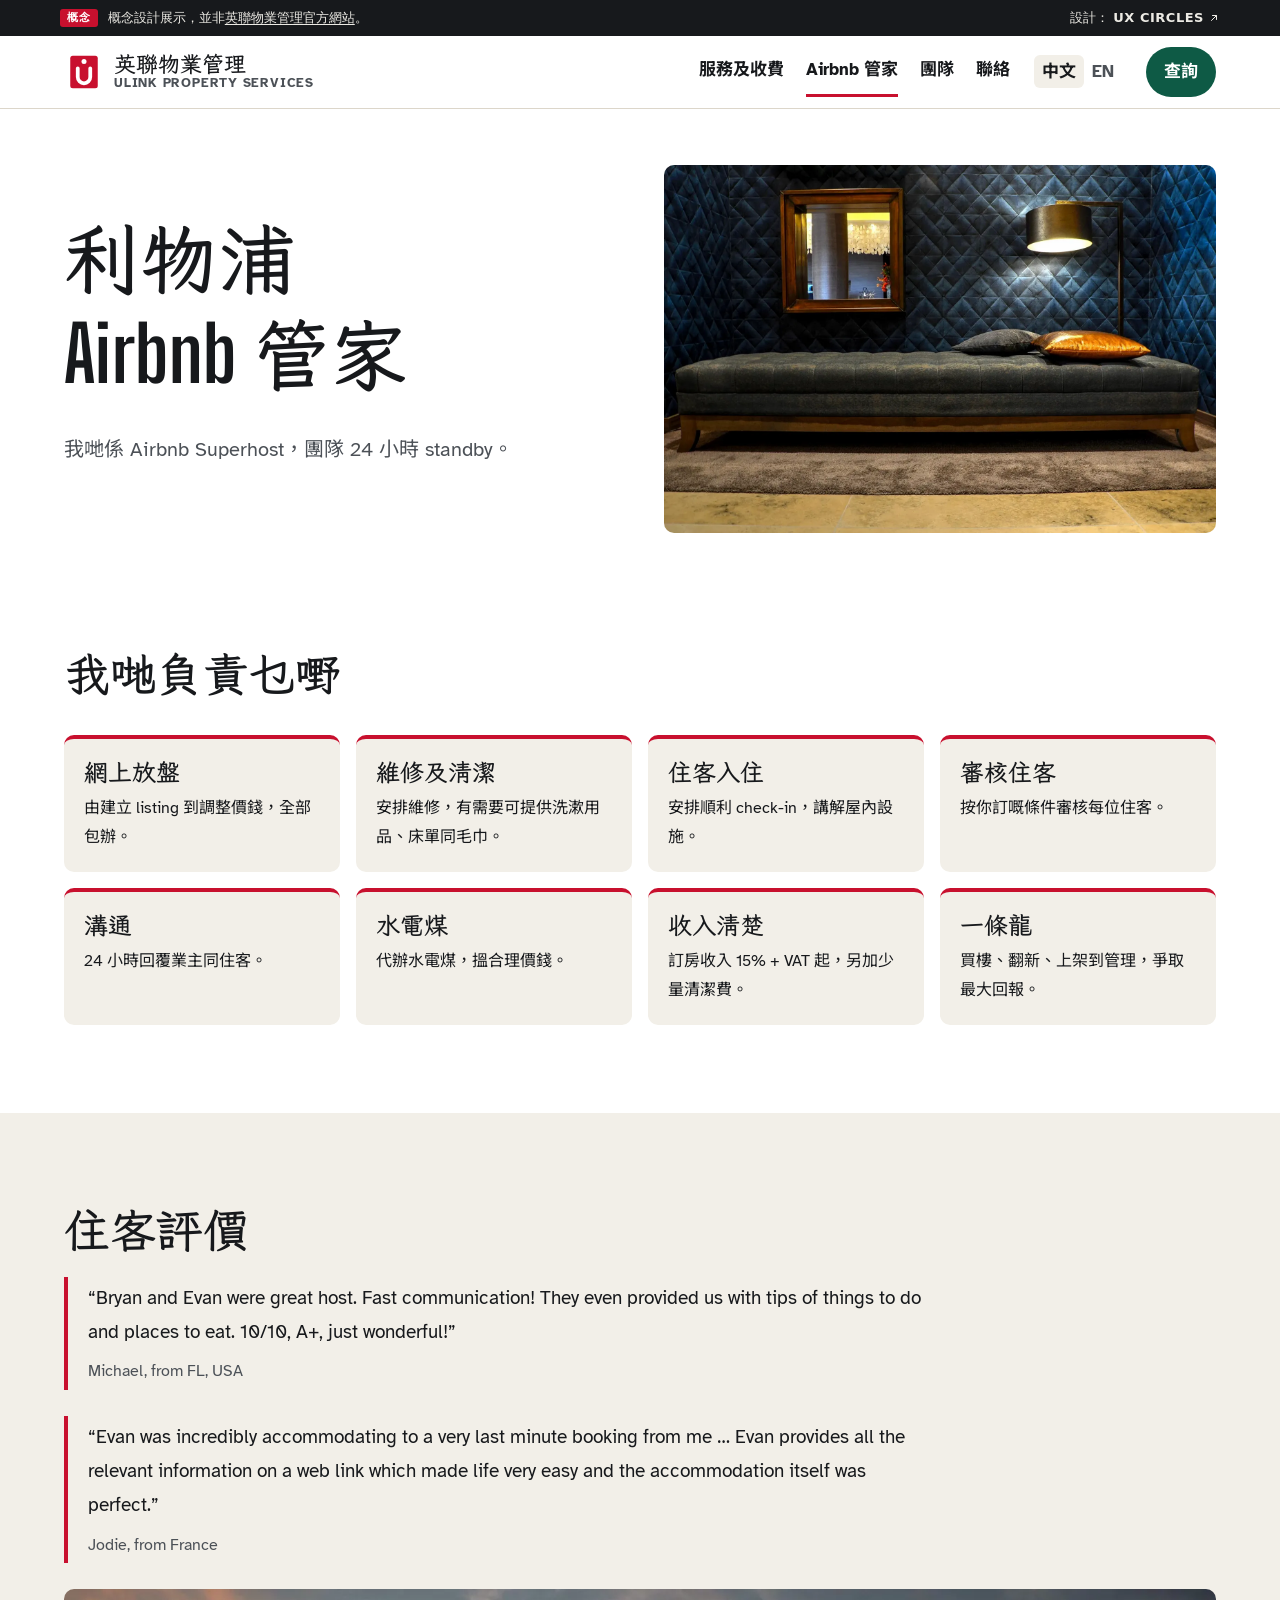
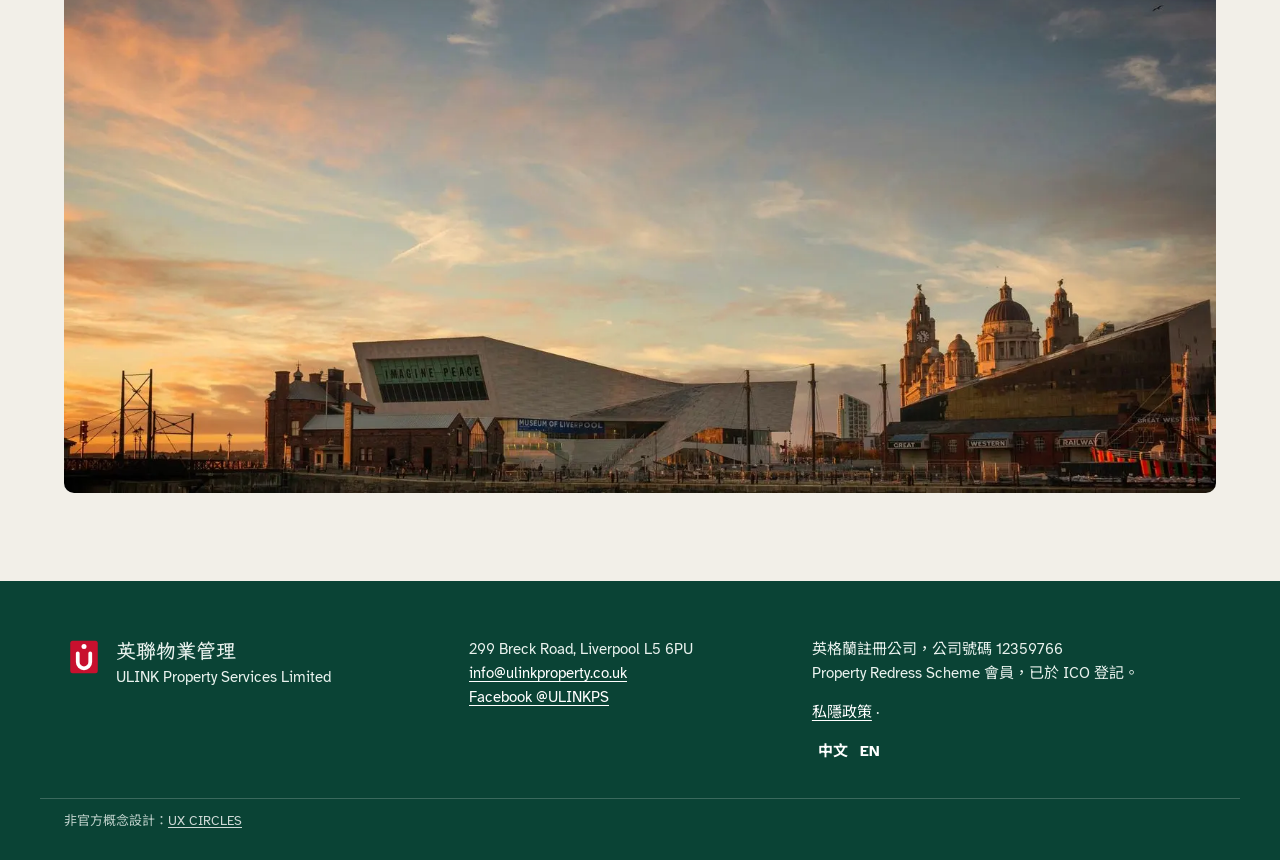
<file: airbnb.html>
<!doctype html>
<html lang="zh-Hant-HK" class="l-zh">
<head>
<meta charset="utf-8">
<meta name="viewport" content="width=device-width, initial-scale=1">
<meta name="robots" content="noindex, nofollow">
<title>Airbnb 管家 | 英聯物業管理 ULINK</title>
<meta name="description" content="利物浦 Airbnb 管家，15% + VAT 起。">
<link rel="alternate" hreflang="zh-Hant-HK" href="https://uxcircles.github.io/ulinkproperty/airbnb.html">
<link rel="alternate" hreflang="en-GB" href="https://uxcircles.github.io/ulinkproperty/en/airbnb.html">
<link rel="alternate" hreflang="x-default" href="https://uxcircles.github.io/ulinkproperty/airbnb.html">
<link rel="icon" href="assets/img/favicon.svg" type="image/svg+xml">
<meta name="theme-color" content="#0e5a45">
<link rel="preload" href="assets/fonts/big-shoulders.woff2" as="font" type="font/woff2" crossorigin>
<link rel="preload" href="assets/fonts/atkinson-400.woff2" as="font" type="font/woff2" crossorigin>
<link rel="preload" href="assets/fonts/wenkai-tc-700.woff2" as="font" type="font/woff2" crossorigin>
<link rel="stylesheet" href="assets/site.css?v=1">
<script defer src="assets/site.js?v=1"></script>
</head>
<body>
<a class="skip" href="#main">跳至內容</a>
<div class="concept-bar" role="note">
  <div class="concept-inner">
    <p class="concept-text"><span class="concept-tag">概念</span><span class="concept-long">概念設計展示，並非<a href="https://www.ulinkproperty.co.uk/" target="_blank" rel="noopener">英聯物業管理官方網站</a>。</span></p>
    <a class="concept-credit" href="https://ux-circles.com/professionals" target="_blank" rel="noopener"><span class="concept-by">設計：</span><strong>UX CIRCLES</strong><svg viewBox="0 0 24 24" width="12" height="12" fill="none" stroke="currentColor" stroke-width="2" stroke-linecap="round" stroke-linejoin="round" aria-hidden="true"><path d="M7 17 17 7M9 7h8v8"/></svg></a>
  </div>
</div>
<header class="site-head">
  <div class="wrap head-in">
    <a class="brand" href="index.html">
      <svg class="brand-mark" viewBox="0 0 64 64" aria-hidden="true"><path class="tm-card" d="M14 6h36a4 4 0 0 1 4 4v44a4 4 0 0 1-4 4H14a4 4 0 0 1-4-4V10a4 4 0 0 1 4-4Z"/><circle class="tm-hole" cx="32" cy="15" r="4"/><path class="tm-u" d="M22 26v14a10 10 0 0 0 20 0V26"/></svg>
      <span class="brand-zh" lang="zh-Hant-HK">英聯物業管理</span>
      <span class="brand-en" lang="en">ULINK Property Services</span>
    </a>
    <nav class="nav" aria-label="主選單"><a href="services.html">服務及收費</a><a href="airbnb.html" aria-current=page>Airbnb 管家</a><a href="team.html">團隊</a><a href="contact.html">聯絡</a></nav>
    <div class="langs"><a href="airbnb.html" lang="zh-Hant-HK" hreflang="zh-Hant-HK" aria-current="true">中文</a><a href="en/airbnb.html" lang="en-GB" hreflang="en-GB">EN</a></div>
    <a class="head-cta" href="contact.html">查詢</a>
    <button class="menu-btn" type="button" aria-expanded="false" aria-controls="menu">選單</button>
  </div>
  <div class="menu" id="menu" hidden>
    <nav class="wrap menu-in" aria-label="選單"><a href="services.html">服務及收費</a><a href="airbnb.html">Airbnb 管家</a><a href="team.html">團隊</a><a href="contact.html">聯絡</a><div class="menu-langs"><a href="airbnb.html" lang="zh-Hant-HK" hreflang="zh-Hant-HK" aria-current="true">中文</a><a href="en/airbnb.html" lang="en-GB" hreflang="en-GB">EN</a></div></nav>
  </div>
</header>
<main id="main">
<section class="phead">
  <div class="wrap phead-in">
    <div><h1>利物浦 Airbnb 管家</h1><p class="lede">我哋係 Airbnb Superhost，團隊 24 小時 standby。</p></div>
    <figure><img src="assets/img/airbnb-room.webp" alt="深色牆身的客房" width="1600" height="1066" fetchpriority="high"></figure>
  </div>
</section>
<section class="sec" aria-labelledby="a1">
  <div class="wrap">
    <h2 id="a1">我哋負責乜嘢</h2>
    <ul class="grid8"><li><h3>網上放盤</h3><p>由建立 listing 到調整價錢，全部包辦。</p></li><li><h3>維修及清潔</h3><p>安排維修，有需要可提供洗漱用品、床單同毛巾。</p></li><li><h3>住客入住</h3><p>安排順利 check-in，講解屋內設施。</p></li><li><h3>審核住客</h3><p>按你訂嘅條件審核每位住客。</p></li><li><h3>溝通</h3><p>24 小時回覆業主同住客。</p></li><li><h3>水電煤</h3><p>代辦水電煤，搵合理價錢。</p></li><li><h3>收入清楚</h3><p>訂房收入 15% + VAT 起，另加少量清潔費。</p></li><li><h3>一條龍</h3><p>買樓、翻新、上架到管理，爭取最大回報。</p></li></ul>
  </div>
</section>
<section class="sec alt" aria-labelledby="a2">
  <div class="wrap reviews">
    <h2 id="a2">住客評價</h2>
    <blockquote lang="en"><p>“Bryan and Evan were great host. Fast communication! They even provided us with tips of things to do and places to eat. 10/10, A+, just wonderful!”</p><cite>Michael, from FL, USA</cite></blockquote>
    <blockquote lang="en"><p>“Evan was incredibly accommodating to a very last minute booking from me … Evan provides all the relevant information on a web link which made life very easy and the accommodation itself was perfect.”</p><cite>Jodie, from France</cite></blockquote>
    <img class="wide" src="assets/img/pier-head.webp" alt="日落時的利物浦海濱" width="1600" height="700" loading="lazy" decoding="async">
  </div>
</section>

</main>
<footer class="site-foot">
  <div class="wrap foot-in">
    <div class="foot-brand">
      <svg class="foot-mark" viewBox="0 0 64 64" aria-hidden="true"><path class="tm-card" d="M14 6h36a4 4 0 0 1 4 4v44a4 4 0 0 1-4 4H14a4 4 0 0 1-4-4V10a4 4 0 0 1 4-4Z"/><circle class="tm-hole" cx="32" cy="15" r="4"/><path class="tm-u" d="M22 26v14a10 10 0 0 0 20 0V26"/></svg>
      <p><strong lang="zh-Hant-HK">英聯物業管理</strong><br><span lang="en">ULINK Property Services Limited</span></p>
    </div>
    <div class="foot-col">
      <p>299 Breck Road, Liverpool L5 6PU<br><a href="mailto:info@ulinkproperty.co.uk">info@ulinkproperty.co.uk</a><br><a href="https://www.facebook.com/ulinkps" target="_blank" rel="noopener">Facebook @ULINKPS</a></p>
    </div>
    <div class="foot-col">
      <p>英格蘭註冊公司，公司號碼 12359766<br>
      Property Redress Scheme 會員，已於 ICO 登記。</p>
      <p><a href="privacy.html">私隱政策</a> · <div class="foot-langs"><a href="airbnb.html" lang="zh-Hant-HK" hreflang="zh-Hant-HK" aria-current="true">中文</a><a href="en/airbnb.html" lang="en-GB" hreflang="en-GB">EN</a></div></p>
    </div>
  </div>
  <div class="wrap"><p class="concept-note">非官方概念設計：<a href="https://ux-circles.com/professionals" target="_blank" rel="noopener">UX CIRCLES</a></p></div>
</footer>
<nav class="mbar" aria-label="快捷操作">
  <a href="mailto:info@ulinkproperty.co.uk">電郵</a>
  <a href="https://m.me/ulinkps" target="_blank" rel="noopener">Facebook 訊息</a>
  <a class="mbar-main" href="index.html#calc">計收費</a>
</nav>
</body>
</html>
</file>
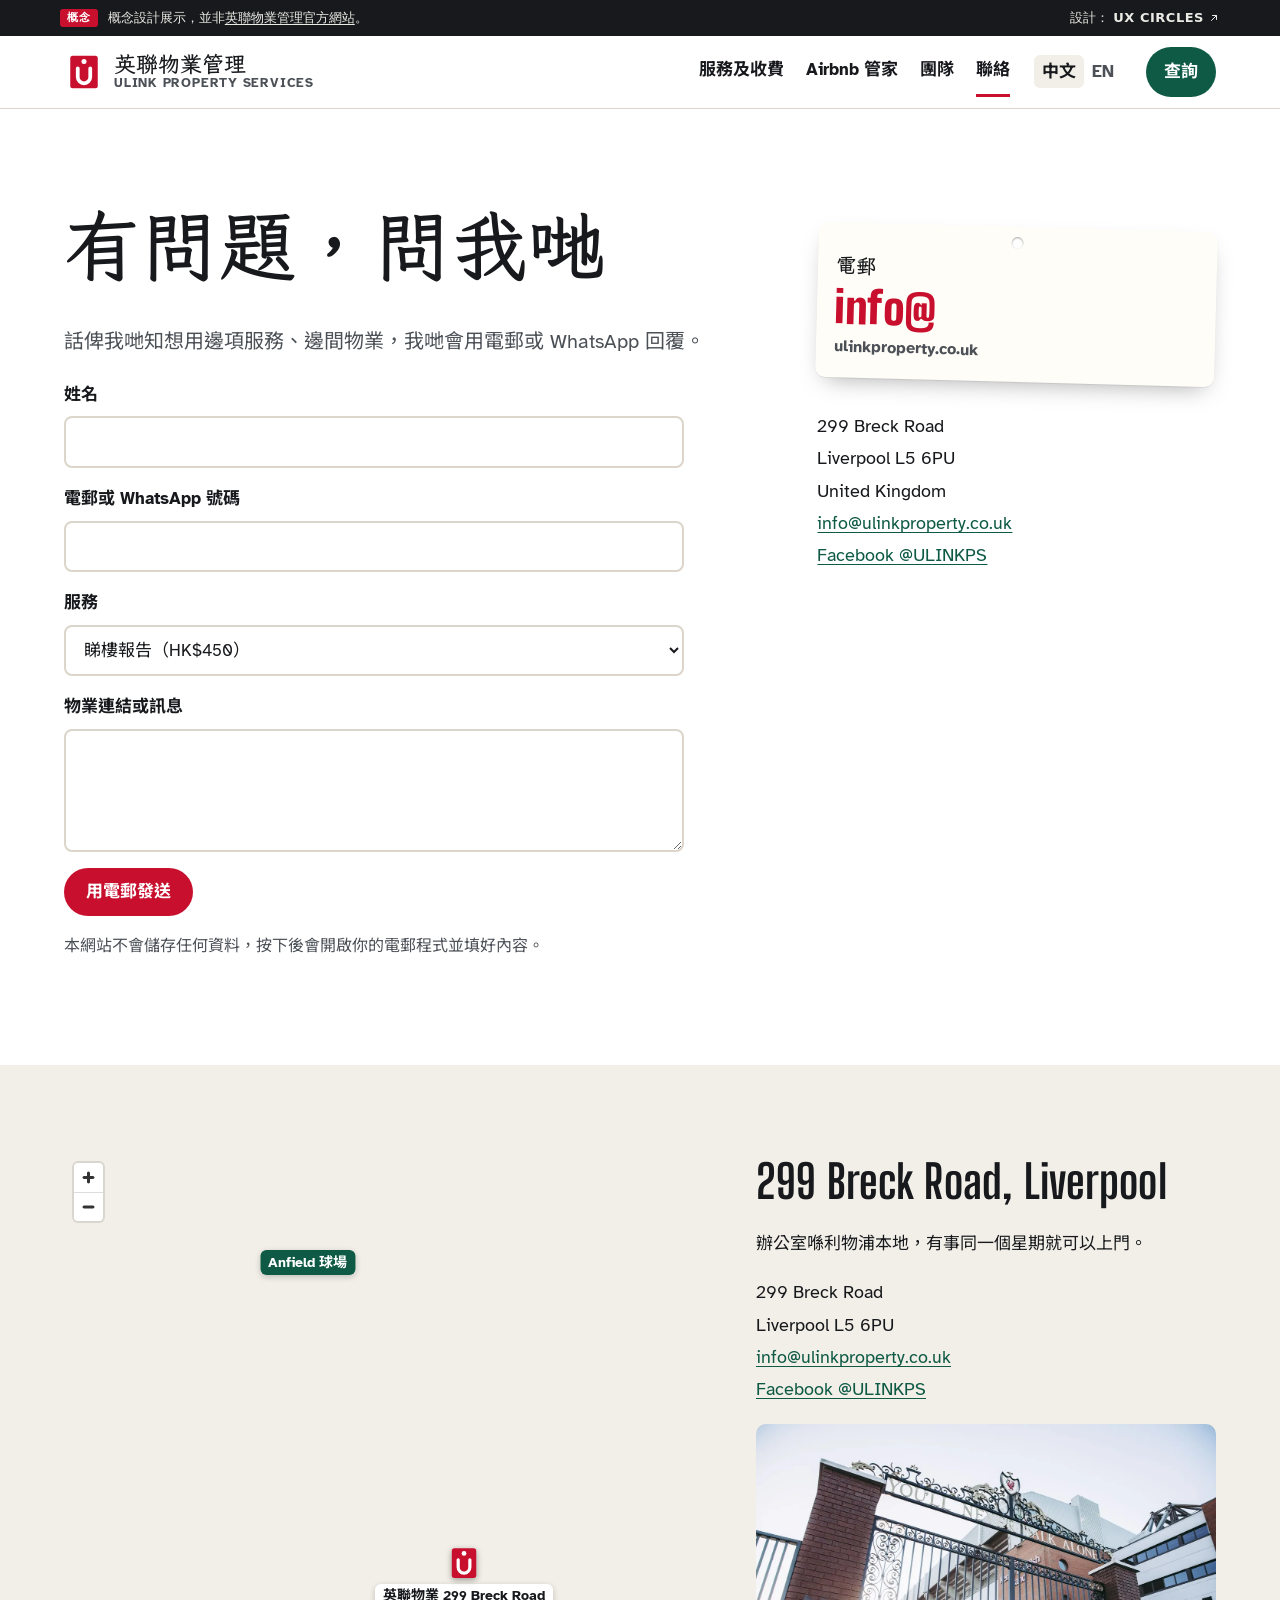
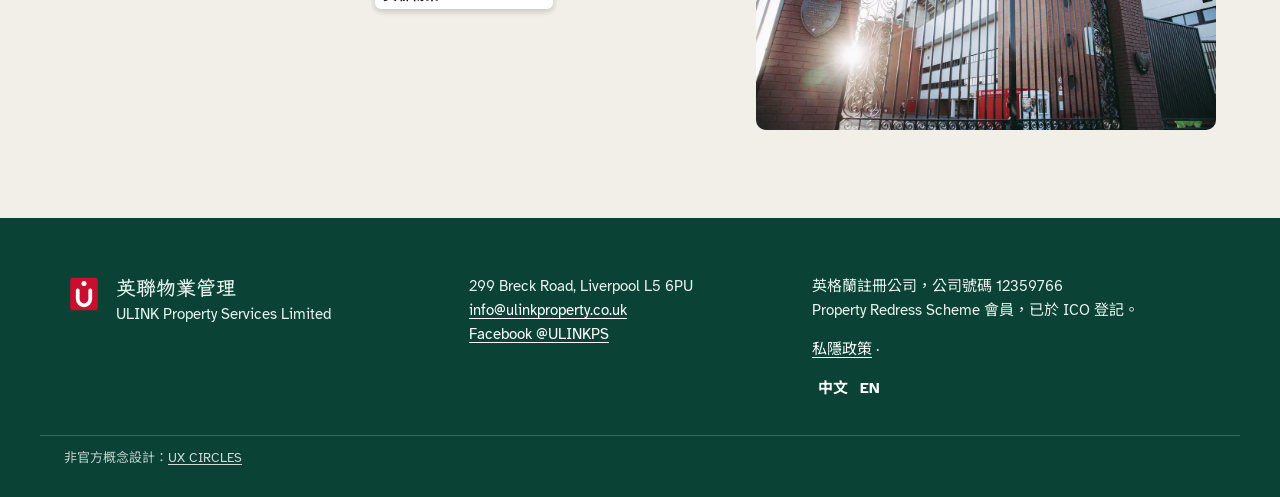
<file: contact.html>
<!doctype html>
<html lang="zh-Hant-HK" class="l-zh">
<head>
<meta charset="utf-8">
<meta name="viewport" content="width=device-width, initial-scale=1">
<meta name="robots" content="noindex, nofollow">
<title>聯絡 | 英聯物業管理 ULINK</title>
<meta name="description" content="聯絡英聯物業管理：利物浦 299 Breck Road。">
<link rel="alternate" hreflang="zh-Hant-HK" href="https://uxcircles.github.io/ulinkproperty/contact.html">
<link rel="alternate" hreflang="en-GB" href="https://uxcircles.github.io/ulinkproperty/en/contact.html">
<link rel="alternate" hreflang="x-default" href="https://uxcircles.github.io/ulinkproperty/contact.html">
<link rel="icon" href="assets/img/favicon.svg" type="image/svg+xml">
<meta name="theme-color" content="#0e5a45">
<link rel="preload" href="assets/fonts/big-shoulders.woff2" as="font" type="font/woff2" crossorigin>
<link rel="preload" href="assets/fonts/atkinson-400.woff2" as="font" type="font/woff2" crossorigin>
<link rel="preload" href="assets/fonts/wenkai-tc-700.woff2" as="font" type="font/woff2" crossorigin>
<link rel="stylesheet" href="assets/site.css?v=1">
<script defer src="assets/site.js?v=1"></script>
</head>
<body>
<a class="skip" href="#main">跳至內容</a>
<div class="concept-bar" role="note">
  <div class="concept-inner">
    <p class="concept-text"><span class="concept-tag">概念</span><span class="concept-long">概念設計展示，並非<a href="https://www.ulinkproperty.co.uk/" target="_blank" rel="noopener">英聯物業管理官方網站</a>。</span></p>
    <a class="concept-credit" href="https://ux-circles.com/professionals" target="_blank" rel="noopener"><span class="concept-by">設計：</span><strong>UX CIRCLES</strong><svg viewBox="0 0 24 24" width="12" height="12" fill="none" stroke="currentColor" stroke-width="2" stroke-linecap="round" stroke-linejoin="round" aria-hidden="true"><path d="M7 17 17 7M9 7h8v8"/></svg></a>
  </div>
</div>
<header class="site-head">
  <div class="wrap head-in">
    <a class="brand" href="index.html">
      <svg class="brand-mark" viewBox="0 0 64 64" aria-hidden="true"><path class="tm-card" d="M14 6h36a4 4 0 0 1 4 4v44a4 4 0 0 1-4 4H14a4 4 0 0 1-4-4V10a4 4 0 0 1 4-4Z"/><circle class="tm-hole" cx="32" cy="15" r="4"/><path class="tm-u" d="M22 26v14a10 10 0 0 0 20 0V26"/></svg>
      <span class="brand-zh" lang="zh-Hant-HK">英聯物業管理</span>
      <span class="brand-en" lang="en">ULINK Property Services</span>
    </a>
    <nav class="nav" aria-label="主選單"><a href="services.html">服務及收費</a><a href="airbnb.html">Airbnb 管家</a><a href="team.html">團隊</a><a href="contact.html" aria-current=page>聯絡</a></nav>
    <div class="langs"><a href="contact.html" lang="zh-Hant-HK" hreflang="zh-Hant-HK" aria-current="true">中文</a><a href="en/contact.html" lang="en-GB" hreflang="en-GB">EN</a></div>
    <a class="head-cta" href="contact.html">查詢</a>
    <button class="menu-btn" type="button" aria-expanded="false" aria-controls="menu">選單</button>
  </div>
  <div class="menu" id="menu" hidden>
    <nav class="wrap menu-in" aria-label="選單"><a href="services.html">服務及收費</a><a href="airbnb.html">Airbnb 管家</a><a href="team.html">團隊</a><a href="contact.html">聯絡</a><div class="menu-langs"><a href="contact.html" lang="zh-Hant-HK" hreflang="zh-Hant-HK" aria-current="true">中文</a><a href="en/contact.html" lang="en-GB" hreflang="en-GB">EN</a></div></nav>
  </div>
</header>
<main id="main">
<section class="sec contact" aria-labelledby="h1">
  <div class="wrap contact-in">
    <div>
      <h1 id="h1">有問題，問我哋</h1>
      <p class="lede">話俾我哋知想用邊項服務、邊間物業，我哋會用電郵或 WhatsApp 回覆。</p>
      <form id="ask" class="ask" novalidate>
        <label>姓名<input name="name" autocomplete="name" required></label>
        <label>電郵或 WhatsApp 號碼<input name="reach" required></label>
        <label>服務<select name="svc">
          <option>睇樓報告（HK$450）</option>
          <option>買樓一條龍（1%）</option>
          <option>放租及管理</option>
          <option>Airbnb</option>
          <option>其他</option></select></label>
        <label>物業連結或訊息<textarea name="msg" rows="4"></textarea></label>
        <p class="err" id="f-err" hidden>請填寫姓名同聯絡方法。</p>
        <button class="btn" type="submit">用電郵發送</button>
        <p class="small">本網站不會儲存任何資料，按下後會開啟你的電郵程式並填好內容。</p>
      </form>
    </div>
    <aside class="contact-side">
      <div class="tag "><span class="tag-hole" aria-hidden="true"></span><span class="tag-label">電郵</span><b class="tag-price">info@</b><span class="tag-note">ulinkproperty.co.uk</span></div>
      <p class="addr">299 Breck Road<br>Liverpool L5 6PU<br>United Kingdom<br><a href="mailto:info@ulinkproperty.co.uk">info@ulinkproperty.co.uk</a><br><a href="https://www.facebook.com/ulinkps" target="_blank" rel="noopener">Facebook @ULINKPS</a></p>
    </aside>
  </div>
</section>
<section class="sec where" aria-labelledby="h-where">
  <div class="wrap where-in">
    <div class="mapcard" data-map>
      <svg class="map-fallback" viewBox="0 0 600 420" role="img" aria-label="示意圖：299 Breck Road，近 Anfield 球場">
        <rect width="600" height="420" fill="#eef0ea"/>
        <path d="M-10 300 C150 270 330 250 610 140" stroke="#fff" stroke-width="22" fill="none"/>
        <path d="M200 -10 L260 430" stroke="#fff" stroke-width="12" fill="none"/>
        <rect x="330" y="40" width="150" height="110" rx="16" fill="#d9e4d4"/>
        <text x="405" y="102" text-anchor="middle" font-size="18" fill="#3c4a40">Anfield</text>
        <text x="80" y="268" font-size="16" fill="#3c4a40" transform="rotate(-8 80 268)">Breck Road</text>
        <circle cx="300" cy="248" r="12" fill="#c8102e"/>
      </svg>
    </div>
    <div class="where-text">
      <h2 id="h-where">299 Breck Road, Liverpool</h2>
      <p>辦公室喺利物浦本地，有事同一個星期就可以上門。</p>
      <p class="addr">299 Breck Road<br>Liverpool L5 6PU<br><a href="mailto:info@ulinkproperty.co.uk">info@ulinkproperty.co.uk</a><br><a href="https://www.facebook.com/ulinkps" target="_blank" rel="noopener">Facebook @ULINKPS</a></p>
      <img class="where-photo" src="assets/img/anfield-gates.webp" alt="Anfield 球場大閘" width="1200" height="799" loading="lazy" decoding="async">
    </div>
  </div>
</section>

</main>
<script type="application/json" id="map-data">{"home": [-2.9553686, 53.4245782], "mark": "https://uxcircles.github.io/ulinkproperty/assets/img/favicon.svg", "label": "英聯物業 299 Breck Road", "places": [{"at": [-2.9608, 53.4308], "name": "Anfield 球場"}]}</script>
<footer class="site-foot">
  <div class="wrap foot-in">
    <div class="foot-brand">
      <svg class="foot-mark" viewBox="0 0 64 64" aria-hidden="true"><path class="tm-card" d="M14 6h36a4 4 0 0 1 4 4v44a4 4 0 0 1-4 4H14a4 4 0 0 1-4-4V10a4 4 0 0 1 4-4Z"/><circle class="tm-hole" cx="32" cy="15" r="4"/><path class="tm-u" d="M22 26v14a10 10 0 0 0 20 0V26"/></svg>
      <p><strong lang="zh-Hant-HK">英聯物業管理</strong><br><span lang="en">ULINK Property Services Limited</span></p>
    </div>
    <div class="foot-col">
      <p>299 Breck Road, Liverpool L5 6PU<br><a href="mailto:info@ulinkproperty.co.uk">info@ulinkproperty.co.uk</a><br><a href="https://www.facebook.com/ulinkps" target="_blank" rel="noopener">Facebook @ULINKPS</a></p>
    </div>
    <div class="foot-col">
      <p>英格蘭註冊公司，公司號碼 12359766<br>
      Property Redress Scheme 會員，已於 ICO 登記。</p>
      <p><a href="privacy.html">私隱政策</a> · <div class="foot-langs"><a href="contact.html" lang="zh-Hant-HK" hreflang="zh-Hant-HK" aria-current="true">中文</a><a href="en/contact.html" lang="en-GB" hreflang="en-GB">EN</a></div></p>
    </div>
  </div>
  <div class="wrap"><p class="concept-note">非官方概念設計：<a href="https://ux-circles.com/professionals" target="_blank" rel="noopener">UX CIRCLES</a></p></div>
</footer>
<nav class="mbar" aria-label="快捷操作">
  <a href="mailto:info@ulinkproperty.co.uk">電郵</a>
  <a href="https://m.me/ulinkps" target="_blank" rel="noopener">Facebook 訊息</a>
  <a class="mbar-main" href="index.html#calc">計收費</a>
</nav>
</body>
</html>
</file>
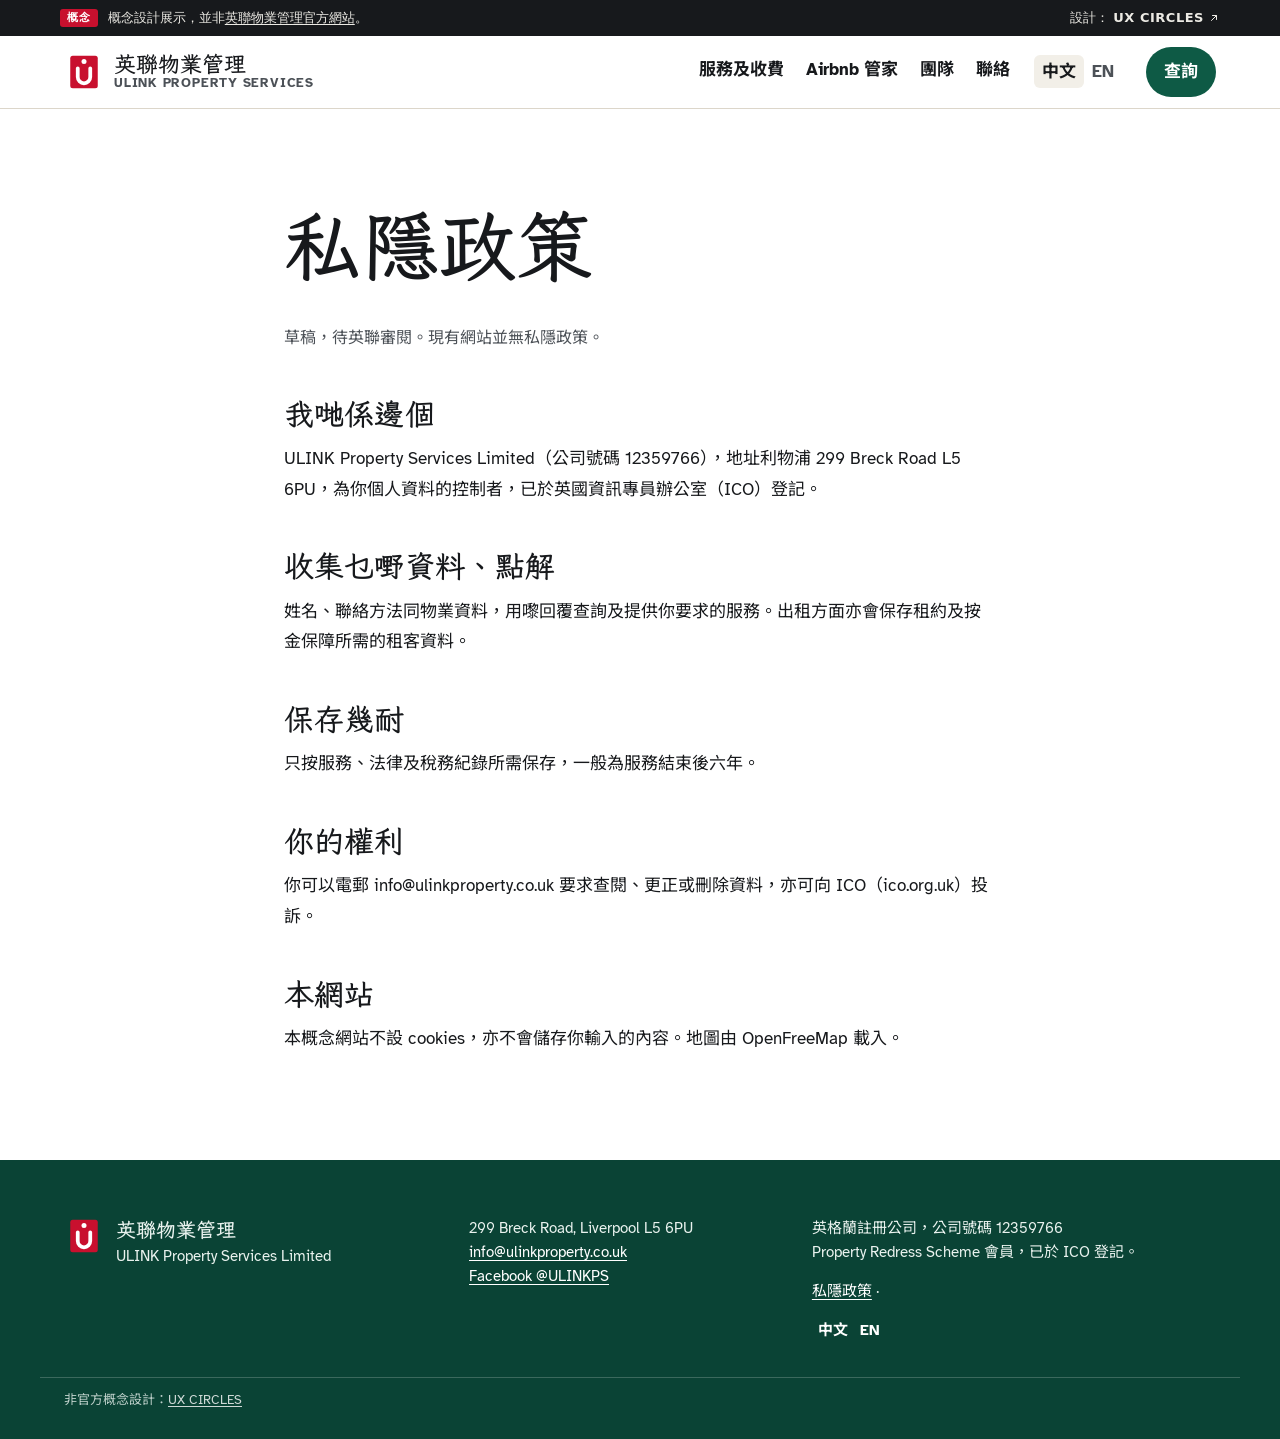
<file: privacy.html>
<!doctype html>
<html lang="zh-Hant-HK" class="l-zh">
<head>
<meta charset="utf-8">
<meta name="viewport" content="width=device-width, initial-scale=1">
<meta name="robots" content="noindex, nofollow">
<title>私隱政策 | 英聯物業管理 ULINK</title>
<meta name="description" content="私隱政策。">
<link rel="alternate" hreflang="zh-Hant-HK" href="https://uxcircles.github.io/ulinkproperty/privacy.html">
<link rel="alternate" hreflang="en-GB" href="https://uxcircles.github.io/ulinkproperty/en/privacy.html">
<link rel="alternate" hreflang="x-default" href="https://uxcircles.github.io/ulinkproperty/privacy.html">
<link rel="icon" href="assets/img/favicon.svg" type="image/svg+xml">
<meta name="theme-color" content="#0e5a45">
<link rel="preload" href="assets/fonts/big-shoulders.woff2" as="font" type="font/woff2" crossorigin>
<link rel="preload" href="assets/fonts/atkinson-400.woff2" as="font" type="font/woff2" crossorigin>
<link rel="preload" href="assets/fonts/wenkai-tc-700.woff2" as="font" type="font/woff2" crossorigin>
<link rel="stylesheet" href="assets/site.css?v=1">
<script defer src="assets/site.js?v=1"></script>
</head>
<body>
<a class="skip" href="#main">跳至內容</a>
<div class="concept-bar" role="note">
  <div class="concept-inner">
    <p class="concept-text"><span class="concept-tag">概念</span><span class="concept-long">概念設計展示，並非<a href="https://www.ulinkproperty.co.uk/" target="_blank" rel="noopener">英聯物業管理官方網站</a>。</span></p>
    <a class="concept-credit" href="https://ux-circles.com/professionals" target="_blank" rel="noopener"><span class="concept-by">設計：</span><strong>UX CIRCLES</strong><svg viewBox="0 0 24 24" width="12" height="12" fill="none" stroke="currentColor" stroke-width="2" stroke-linecap="round" stroke-linejoin="round" aria-hidden="true"><path d="M7 17 17 7M9 7h8v8"/></svg></a>
  </div>
</div>
<header class="site-head">
  <div class="wrap head-in">
    <a class="brand" href="index.html">
      <svg class="brand-mark" viewBox="0 0 64 64" aria-hidden="true"><path class="tm-card" d="M14 6h36a4 4 0 0 1 4 4v44a4 4 0 0 1-4 4H14a4 4 0 0 1-4-4V10a4 4 0 0 1 4-4Z"/><circle class="tm-hole" cx="32" cy="15" r="4"/><path class="tm-u" d="M22 26v14a10 10 0 0 0 20 0V26"/></svg>
      <span class="brand-zh" lang="zh-Hant-HK">英聯物業管理</span>
      <span class="brand-en" lang="en">ULINK Property Services</span>
    </a>
    <nav class="nav" aria-label="主選單"><a href="services.html">服務及收費</a><a href="airbnb.html">Airbnb 管家</a><a href="team.html">團隊</a><a href="contact.html">聯絡</a></nav>
    <div class="langs"><a href="privacy.html" lang="zh-Hant-HK" hreflang="zh-Hant-HK" aria-current="true">中文</a><a href="en/privacy.html" lang="en-GB" hreflang="en-GB">EN</a></div>
    <a class="head-cta" href="contact.html">查詢</a>
    <button class="menu-btn" type="button" aria-expanded="false" aria-controls="menu">選單</button>
  </div>
  <div class="menu" id="menu" hidden>
    <nav class="wrap menu-in" aria-label="選單"><a href="services.html">服務及收費</a><a href="airbnb.html">Airbnb 管家</a><a href="team.html">團隊</a><a href="contact.html">聯絡</a><div class="menu-langs"><a href="privacy.html" lang="zh-Hant-HK" hreflang="zh-Hant-HK" aria-current="true">中文</a><a href="en/privacy.html" lang="en-GB" hreflang="en-GB">EN</a></div></nav>
  </div>
</header>
<main id="main">
<section class="sec prose">
  <div class="wrap narrow">
    <h1>私隱政策</h1>
    <p class="small">草稿，待英聯審閱。現有網站並無私隱政策。</p>
    <h2>我哋係邊個</h2>
    <p>ULINK Property Services Limited（公司號碼 12359766），地址利物浦 299 Breck Road L5 6PU，為你個人資料的控制者，已於英國資訊專員辦公室（ICO）登記。</p>
    <h2>收集乜嘢資料、點解</h2>
    <p>姓名、聯絡方法同物業資料，用嚟回覆查詢及提供你要求的服務。出租方面亦會保存租約及按金保障所需的租客資料。</p>
    <h2>保存幾耐</h2>
    <p>只按服務、法律及稅務紀錄所需保存，一般為服務結束後六年。</p>
    <h2>你的權利</h2>
    <p>你可以電郵 info@ulinkproperty.co.uk 要求查閱、更正或刪除資料，亦可向 ICO（ico.org.uk）投訴。</p>
    <h2>本網站</h2>
    <p>本概念網站不設 cookies，亦不會儲存你輸入的內容。地圖由 OpenFreeMap 載入。</p>
  </div>
</section>

</main>
<footer class="site-foot">
  <div class="wrap foot-in">
    <div class="foot-brand">
      <svg class="foot-mark" viewBox="0 0 64 64" aria-hidden="true"><path class="tm-card" d="M14 6h36a4 4 0 0 1 4 4v44a4 4 0 0 1-4 4H14a4 4 0 0 1-4-4V10a4 4 0 0 1 4-4Z"/><circle class="tm-hole" cx="32" cy="15" r="4"/><path class="tm-u" d="M22 26v14a10 10 0 0 0 20 0V26"/></svg>
      <p><strong lang="zh-Hant-HK">英聯物業管理</strong><br><span lang="en">ULINK Property Services Limited</span></p>
    </div>
    <div class="foot-col">
      <p>299 Breck Road, Liverpool L5 6PU<br><a href="mailto:info@ulinkproperty.co.uk">info@ulinkproperty.co.uk</a><br><a href="https://www.facebook.com/ulinkps" target="_blank" rel="noopener">Facebook @ULINKPS</a></p>
    </div>
    <div class="foot-col">
      <p>英格蘭註冊公司，公司號碼 12359766<br>
      Property Redress Scheme 會員，已於 ICO 登記。</p>
      <p><a href="privacy.html">私隱政策</a> · <div class="foot-langs"><a href="privacy.html" lang="zh-Hant-HK" hreflang="zh-Hant-HK" aria-current="true">中文</a><a href="en/privacy.html" lang="en-GB" hreflang="en-GB">EN</a></div></p>
    </div>
  </div>
  <div class="wrap"><p class="concept-note">非官方概念設計：<a href="https://ux-circles.com/professionals" target="_blank" rel="noopener">UX CIRCLES</a></p></div>
</footer>
<nav class="mbar" aria-label="快捷操作">
  <a href="mailto:info@ulinkproperty.co.uk">電郵</a>
  <a href="https://m.me/ulinkps" target="_blank" rel="noopener">Facebook 訊息</a>
  <a class="mbar-main" href="index.html#calc">計收費</a>
</nav>
</body>
</html>
</file>
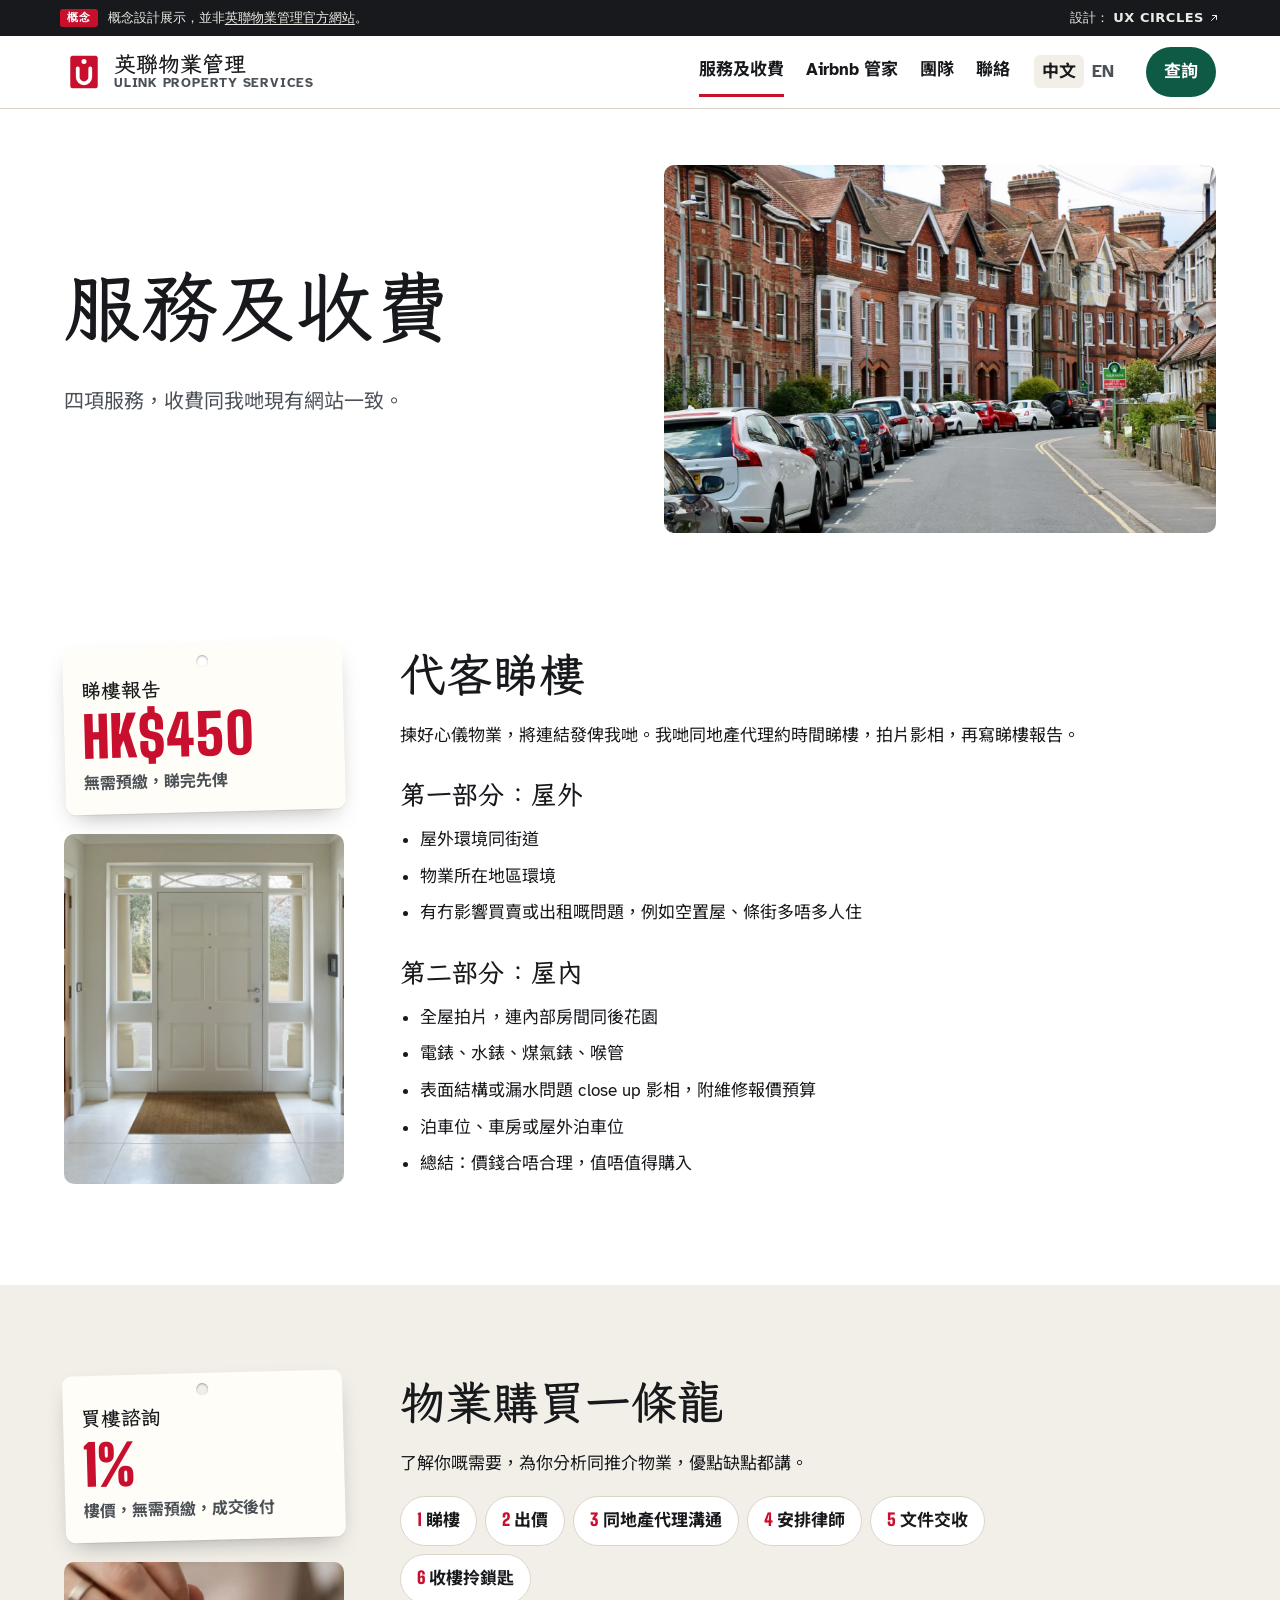
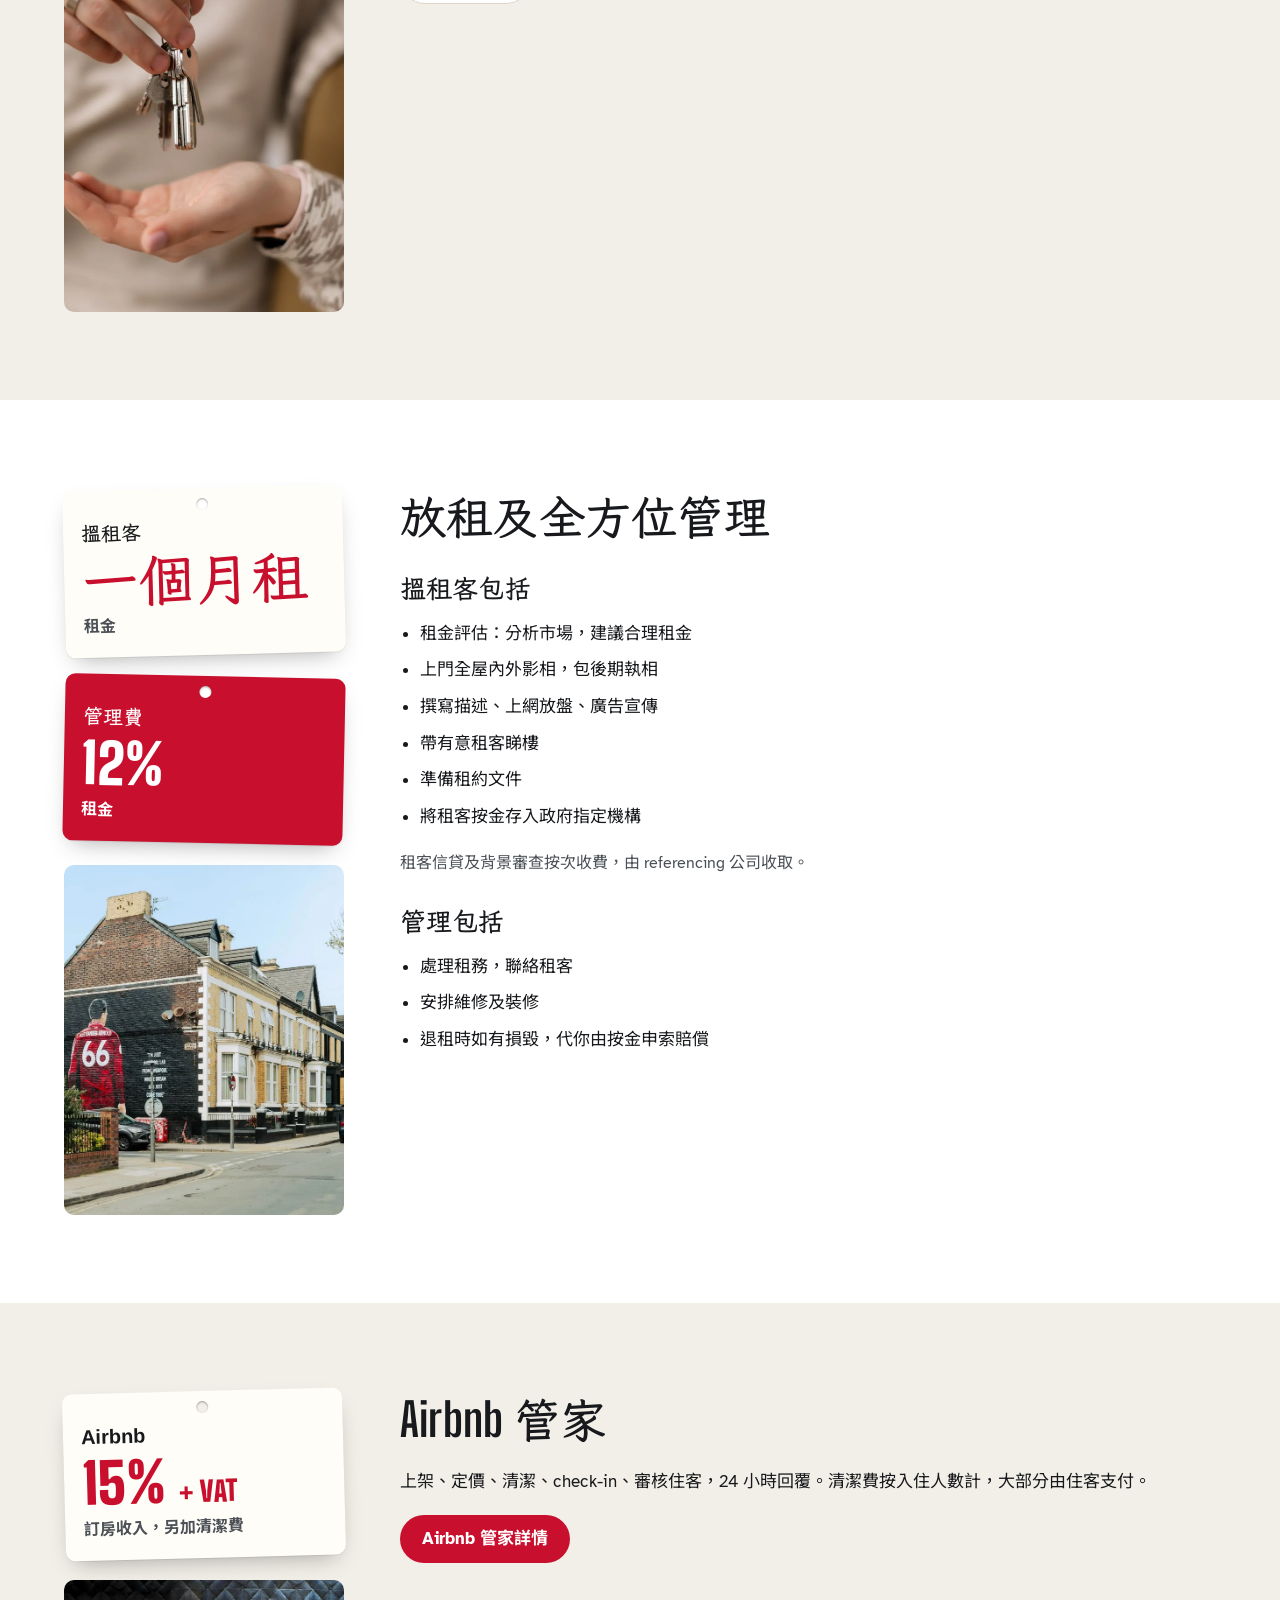
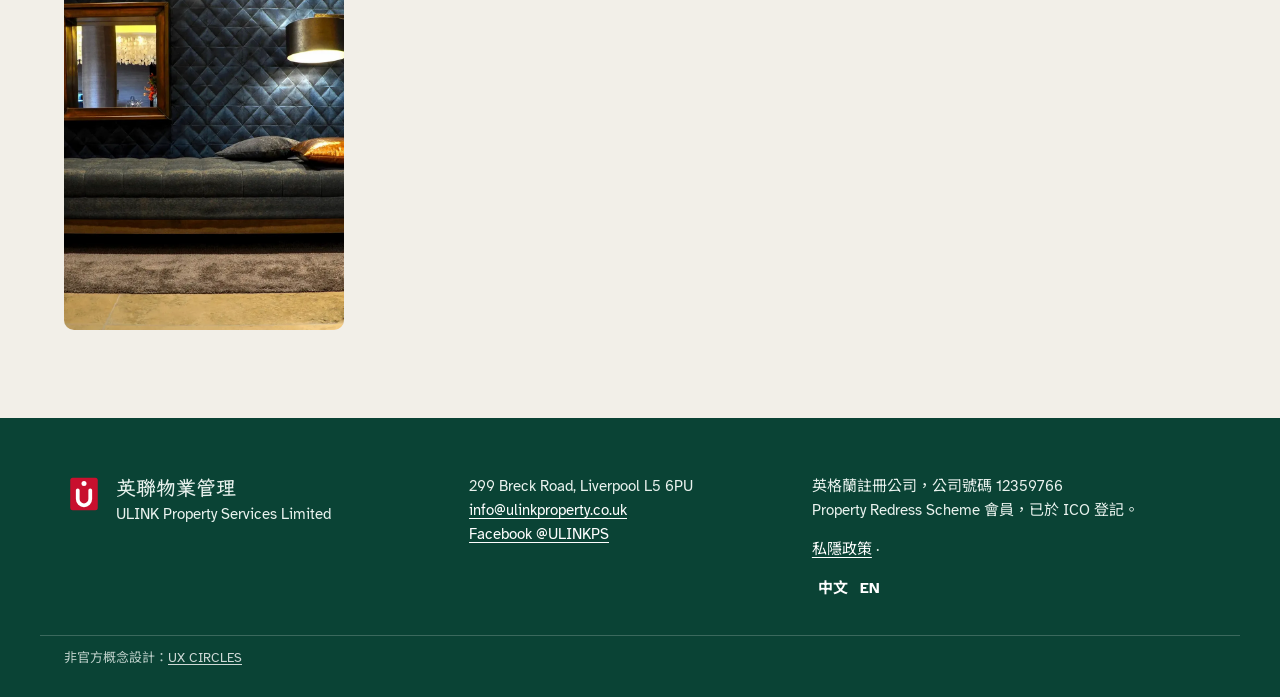
<file: services.html>
<!doctype html>
<html lang="zh-Hant-HK" class="l-zh">
<head>
<meta charset="utf-8">
<meta name="viewport" content="width=device-width, initial-scale=1">
<meta name="robots" content="noindex, nofollow">
<title>服務及收費 | 英聯物業管理 ULINK</title>
<meta name="description" content="睇樓 HK$450、買樓 1%、搵租客一個月租、管理 12%、Airbnb 15% + VAT。">
<link rel="alternate" hreflang="zh-Hant-HK" href="https://uxcircles.github.io/ulinkproperty/services.html">
<link rel="alternate" hreflang="en-GB" href="https://uxcircles.github.io/ulinkproperty/en/services.html">
<link rel="alternate" hreflang="x-default" href="https://uxcircles.github.io/ulinkproperty/services.html">
<link rel="icon" href="assets/img/favicon.svg" type="image/svg+xml">
<meta name="theme-color" content="#0e5a45">
<link rel="preload" href="assets/fonts/big-shoulders.woff2" as="font" type="font/woff2" crossorigin>
<link rel="preload" href="assets/fonts/atkinson-400.woff2" as="font" type="font/woff2" crossorigin>
<link rel="preload" href="assets/fonts/wenkai-tc-700.woff2" as="font" type="font/woff2" crossorigin>
<link rel="stylesheet" href="assets/site.css?v=1">
<script defer src="assets/site.js?v=1"></script>
</head>
<body>
<a class="skip" href="#main">跳至內容</a>
<div class="concept-bar" role="note">
  <div class="concept-inner">
    <p class="concept-text"><span class="concept-tag">概念</span><span class="concept-long">概念設計展示，並非<a href="https://www.ulinkproperty.co.uk/" target="_blank" rel="noopener">英聯物業管理官方網站</a>。</span></p>
    <a class="concept-credit" href="https://ux-circles.com/professionals" target="_blank" rel="noopener"><span class="concept-by">設計：</span><strong>UX CIRCLES</strong><svg viewBox="0 0 24 24" width="12" height="12" fill="none" stroke="currentColor" stroke-width="2" stroke-linecap="round" stroke-linejoin="round" aria-hidden="true"><path d="M7 17 17 7M9 7h8v8"/></svg></a>
  </div>
</div>
<header class="site-head">
  <div class="wrap head-in">
    <a class="brand" href="index.html">
      <svg class="brand-mark" viewBox="0 0 64 64" aria-hidden="true"><path class="tm-card" d="M14 6h36a4 4 0 0 1 4 4v44a4 4 0 0 1-4 4H14a4 4 0 0 1-4-4V10a4 4 0 0 1 4-4Z"/><circle class="tm-hole" cx="32" cy="15" r="4"/><path class="tm-u" d="M22 26v14a10 10 0 0 0 20 0V26"/></svg>
      <span class="brand-zh" lang="zh-Hant-HK">英聯物業管理</span>
      <span class="brand-en" lang="en">ULINK Property Services</span>
    </a>
    <nav class="nav" aria-label="主選單"><a href="services.html" aria-current=page>服務及收費</a><a href="airbnb.html">Airbnb 管家</a><a href="team.html">團隊</a><a href="contact.html">聯絡</a></nav>
    <div class="langs"><a href="services.html" lang="zh-Hant-HK" hreflang="zh-Hant-HK" aria-current="true">中文</a><a href="en/services.html" lang="en-GB" hreflang="en-GB">EN</a></div>
    <a class="head-cta" href="contact.html">查詢</a>
    <button class="menu-btn" type="button" aria-expanded="false" aria-controls="menu">選單</button>
  </div>
  <div class="menu" id="menu" hidden>
    <nav class="wrap menu-in" aria-label="選單"><a href="services.html">服務及收費</a><a href="airbnb.html">Airbnb 管家</a><a href="team.html">團隊</a><a href="contact.html">聯絡</a><div class="menu-langs"><a href="services.html" lang="zh-Hant-HK" hreflang="zh-Hant-HK" aria-current="true">中文</a><a href="en/services.html" lang="en-GB" hreflang="en-GB">EN</a></div></nav>
  </div>
</header>
<main id="main">
<section class="phead">
  <div class="wrap phead-in">
    <div><h1>服務及收費</h1><p class="lede">四項服務，收費同我哋現有網站一致。</p></div>
    <figure><img src="assets/img/terrace.webp" alt="一排紅磚排屋" width="1600" height="1066" fetchpriority="high"></figure>
  </div>
</section>
<section class="sec svc" aria-labelledby="s1">
  <div class="wrap svc-in">
    <div class="svc-side"><div class="tag "><span class="tag-hole" aria-hidden="true"></span><span class="tag-label">睇樓報告</span><b class="tag-price">HK$450</b><span class="tag-note">無需預繳，睇完先俾</span></div><img src="assets/img/hallway.webp" alt="屋內走廊" width="1200" height="1500" loading="lazy" decoding="async"></div>
    <div>
      <h2 id="s1">代客睇樓</h2>
      <p>揀好心儀物業，將連結發俾我哋。我哋同地產代理約時間睇樓，拍片影相，再寫睇樓報告。</p>
      <h3>第一部分：屋外</h3>
      <ul><li>屋外環境同街道</li><li>物業所在地區環境</li><li>有冇影響買賣或出租嘅問題，例如空置屋、條街多唔多人住</li></ul>
      <h3>第二部分：屋內</h3>
      <ul><li>全屋拍片，連內部房間同後花園</li><li>電錶、水錶、煤氣錶、喉管</li><li>表面結構或漏水問題 close up 影相，附維修報價預算</li><li>泊車位、車房或屋外泊車位</li><li>總結：價錢合唔合理，值唔值得購入</li></ul>
    </div>
  </div>
</section>
<section class="sec svc alt" aria-labelledby="s2">
  <div class="wrap svc-in">
    <div class="svc-side"><div class="tag "><span class="tag-hole" aria-hidden="true"></span><span class="tag-label">買樓諮詢</span><b class="tag-price">1%</b><span class="tag-note">樓價，無需預繳，成交後付</span></div><img src="assets/img/keys.webp" alt="交收鎖匙" width="900" height="1125" loading="lazy" decoding="async"></div>
    <div>
      <h2 id="s2">物業購買一條龍</h2>
      <p>了解你嘅需要，為你分析同推介物業，優點缺點都講。</p>
      <ol class="steps"><li>睇樓</li><li>出價</li><li>同地產代理溝通</li><li>安排律師</li><li>文件交收</li><li>收樓拎鎖匙</li></ol>
    </div>
  </div>
</section>
<section class="sec svc" aria-labelledby="s3">
  <div class="wrap svc-in">
    <div class="svc-side tag-pair"><div class="tag "><span class="tag-hole" aria-hidden="true"></span><span class="tag-label">搵租客</span><b class="tag-price">一個月租</b><span class="tag-note">租金</span></div><div class="tag tag-red"><span class="tag-hole" aria-hidden="true"></span><span class="tag-label">管理費</span><b class="tag-price">12%</b><span class="tag-note">租金</span></div><img src="assets/img/anfield-street.webp" alt="利物浦排屋街" width="1200" height="799" loading="lazy" decoding="async"></div>
    <div>
      <h2 id="s3">放租及全方位管理</h2>
      <h3>搵租客包括</h3>
      <ul><li>租金評估：分析市場，建議合理租金</li><li>上門全屋內外影相，包後期執相</li><li>撰寫描述、上網放盤、廣告宣傳</li><li>帶有意租客睇樓</li><li>準備租約文件</li><li>將租客按金存入政府指定機構</li></ul>
      <p class="small">租客信貸及背景審查按次收費，由 referencing 公司收取。</p>
      <h3>管理包括</h3>
      <ul><li>處理租務，聯絡租客</li><li>安排維修及裝修</li><li>退租時如有損毀，代你由按金申索賠償</li></ul>
    </div>
  </div>
</section>
<section class="sec svc alt" aria-labelledby="s4">
  <div class="wrap svc-in">
    <div class="svc-side"><div class="tag "><span class="tag-hole" aria-hidden="true"></span><span class="tag-label">Airbnb</span><b class="tag-price">15% <small>+ VAT</small></b><span class="tag-note">訂房收入，另加清潔費</span></div><img src="assets/img/airbnb-room.webp" alt="客房" width="1600" height="1066" loading="lazy" decoding="async"></div>
    <div>
      <h2 id="s4">Airbnb 管家</h2>
      <p>上架、定價、清潔、check-in、審核住客，24 小時回覆。清潔費按入住人數計，大部分由住客支付。</p>
      <p><a class="btn" href="airbnb.html">Airbnb 管家詳情</a></p>
    </div>
  </div>
</section>

</main>
<footer class="site-foot">
  <div class="wrap foot-in">
    <div class="foot-brand">
      <svg class="foot-mark" viewBox="0 0 64 64" aria-hidden="true"><path class="tm-card" d="M14 6h36a4 4 0 0 1 4 4v44a4 4 0 0 1-4 4H14a4 4 0 0 1-4-4V10a4 4 0 0 1 4-4Z"/><circle class="tm-hole" cx="32" cy="15" r="4"/><path class="tm-u" d="M22 26v14a10 10 0 0 0 20 0V26"/></svg>
      <p><strong lang="zh-Hant-HK">英聯物業管理</strong><br><span lang="en">ULINK Property Services Limited</span></p>
    </div>
    <div class="foot-col">
      <p>299 Breck Road, Liverpool L5 6PU<br><a href="mailto:info@ulinkproperty.co.uk">info@ulinkproperty.co.uk</a><br><a href="https://www.facebook.com/ulinkps" target="_blank" rel="noopener">Facebook @ULINKPS</a></p>
    </div>
    <div class="foot-col">
      <p>英格蘭註冊公司，公司號碼 12359766<br>
      Property Redress Scheme 會員，已於 ICO 登記。</p>
      <p><a href="privacy.html">私隱政策</a> · <div class="foot-langs"><a href="services.html" lang="zh-Hant-HK" hreflang="zh-Hant-HK" aria-current="true">中文</a><a href="en/services.html" lang="en-GB" hreflang="en-GB">EN</a></div></p>
    </div>
  </div>
  <div class="wrap"><p class="concept-note">非官方概念設計：<a href="https://ux-circles.com/professionals" target="_blank" rel="noopener">UX CIRCLES</a></p></div>
</footer>
<nav class="mbar" aria-label="快捷操作">
  <a href="mailto:info@ulinkproperty.co.uk">電郵</a>
  <a href="https://m.me/ulinkps" target="_blank" rel="noopener">Facebook 訊息</a>
  <a class="mbar-main" href="index.html#calc">計收費</a>
</nav>
</body>
</html>
</file>
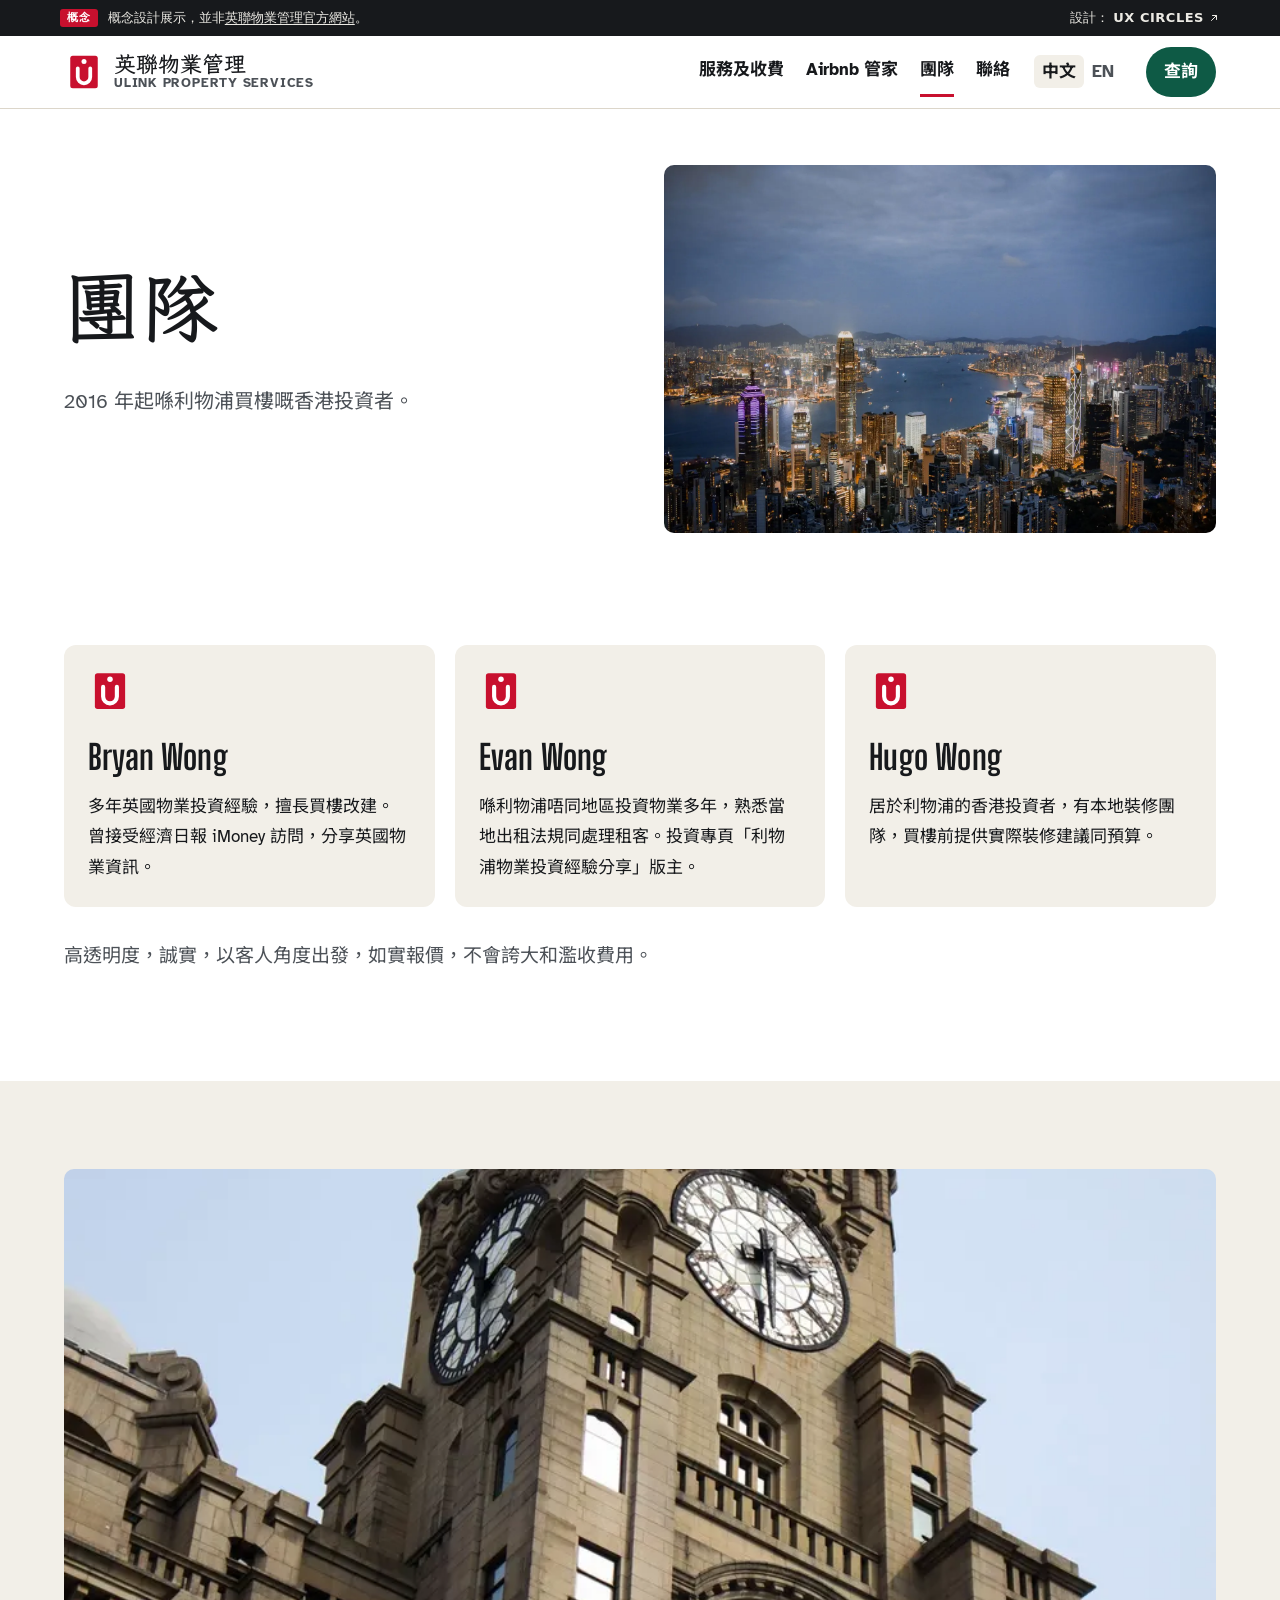
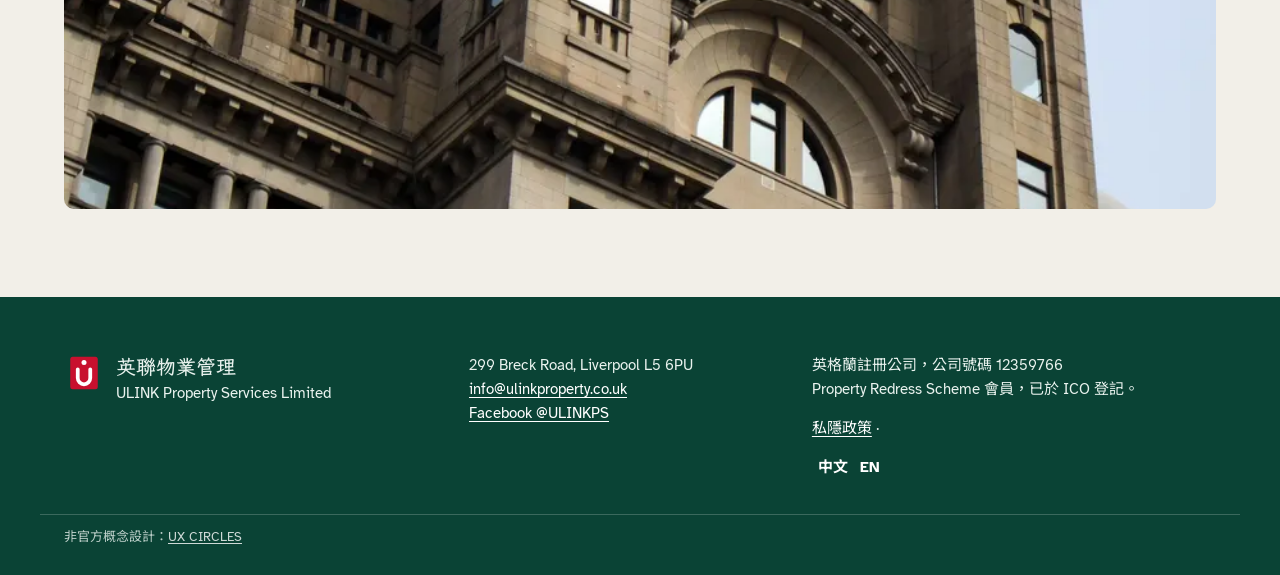
<file: team.html>
<!doctype html>
<html lang="zh-Hant-HK" class="l-zh">
<head>
<meta charset="utf-8">
<meta name="viewport" content="width=device-width, initial-scale=1">
<meta name="robots" content="noindex, nofollow">
<title>團隊 | 英聯物業管理 ULINK</title>
<meta name="description" content="Bryan、Evan、Hugo：2016 年起喺利物浦投資的香港人。">
<link rel="alternate" hreflang="zh-Hant-HK" href="https://uxcircles.github.io/ulinkproperty/team.html">
<link rel="alternate" hreflang="en-GB" href="https://uxcircles.github.io/ulinkproperty/en/team.html">
<link rel="alternate" hreflang="x-default" href="https://uxcircles.github.io/ulinkproperty/team.html">
<link rel="icon" href="assets/img/favicon.svg" type="image/svg+xml">
<meta name="theme-color" content="#0e5a45">
<link rel="preload" href="assets/fonts/big-shoulders.woff2" as="font" type="font/woff2" crossorigin>
<link rel="preload" href="assets/fonts/atkinson-400.woff2" as="font" type="font/woff2" crossorigin>
<link rel="preload" href="assets/fonts/wenkai-tc-700.woff2" as="font" type="font/woff2" crossorigin>
<link rel="stylesheet" href="assets/site.css?v=1">
<script defer src="assets/site.js?v=1"></script>
</head>
<body>
<a class="skip" href="#main">跳至內容</a>
<div class="concept-bar" role="note">
  <div class="concept-inner">
    <p class="concept-text"><span class="concept-tag">概念</span><span class="concept-long">概念設計展示，並非<a href="https://www.ulinkproperty.co.uk/" target="_blank" rel="noopener">英聯物業管理官方網站</a>。</span></p>
    <a class="concept-credit" href="https://ux-circles.com/professionals" target="_blank" rel="noopener"><span class="concept-by">設計：</span><strong>UX CIRCLES</strong><svg viewBox="0 0 24 24" width="12" height="12" fill="none" stroke="currentColor" stroke-width="2" stroke-linecap="round" stroke-linejoin="round" aria-hidden="true"><path d="M7 17 17 7M9 7h8v8"/></svg></a>
  </div>
</div>
<header class="site-head">
  <div class="wrap head-in">
    <a class="brand" href="index.html">
      <svg class="brand-mark" viewBox="0 0 64 64" aria-hidden="true"><path class="tm-card" d="M14 6h36a4 4 0 0 1 4 4v44a4 4 0 0 1-4 4H14a4 4 0 0 1-4-4V10a4 4 0 0 1 4-4Z"/><circle class="tm-hole" cx="32" cy="15" r="4"/><path class="tm-u" d="M22 26v14a10 10 0 0 0 20 0V26"/></svg>
      <span class="brand-zh" lang="zh-Hant-HK">英聯物業管理</span>
      <span class="brand-en" lang="en">ULINK Property Services</span>
    </a>
    <nav class="nav" aria-label="主選單"><a href="services.html">服務及收費</a><a href="airbnb.html">Airbnb 管家</a><a href="team.html" aria-current=page>團隊</a><a href="contact.html">聯絡</a></nav>
    <div class="langs"><a href="team.html" lang="zh-Hant-HK" hreflang="zh-Hant-HK" aria-current="true">中文</a><a href="en/team.html" lang="en-GB" hreflang="en-GB">EN</a></div>
    <a class="head-cta" href="contact.html">查詢</a>
    <button class="menu-btn" type="button" aria-expanded="false" aria-controls="menu">選單</button>
  </div>
  <div class="menu" id="menu" hidden>
    <nav class="wrap menu-in" aria-label="選單"><a href="services.html">服務及收費</a><a href="airbnb.html">Airbnb 管家</a><a href="team.html">團隊</a><a href="contact.html">聯絡</a><div class="menu-langs"><a href="team.html" lang="zh-Hant-HK" hreflang="zh-Hant-HK" aria-current="true">中文</a><a href="en/team.html" lang="en-GB" hreflang="en-GB">EN</a></div></nav>
  </div>
</header>
<main id="main">
<section class="phead">
  <div class="wrap phead-in">
    <div><h1>團隊</h1><p class="lede">2016 年起喺利物浦買樓嘅香港投資者。</p></div>
    <figure><img src="assets/img/hong-kong.webp" alt="黃昏的香港" width="1600" height="1066" fetchpriority="high"></figure>
  </div>
</section>
<section class="sec" aria-label="成員">
  <div class="wrap"><ul class="people"><li><svg class="person-mark" viewBox="0 0 64 64" aria-hidden="true"><path class="tm-card" d="M14 6h36a4 4 0 0 1 4 4v44a4 4 0 0 1-4 4H14a4 4 0 0 1-4-4V10a4 4 0 0 1 4-4Z"/><circle class="tm-hole" cx="32" cy="15" r="4"/><path class="tm-u" d="M22 26v14a10 10 0 0 0 20 0V26"/></svg><h2>Bryan Wong</h2><p>多年英國物業投資經驗，擅長買樓改建。曾接受經濟日報 iMoney 訪問，分享英國物業資訊。</p></li><li><svg class="person-mark" viewBox="0 0 64 64" aria-hidden="true"><path class="tm-card" d="M14 6h36a4 4 0 0 1 4 4v44a4 4 0 0 1-4 4H14a4 4 0 0 1-4-4V10a4 4 0 0 1 4-4Z"/><circle class="tm-hole" cx="32" cy="15" r="4"/><path class="tm-u" d="M22 26v14a10 10 0 0 0 20 0V26"/></svg><h2>Evan Wong</h2><p>喺利物浦唔同地區投資物業多年，熟悉當地出租法規同處理租客。投資專頁「利物浦物業投資經驗分享」版主。</p></li><li><svg class="person-mark" viewBox="0 0 64 64" aria-hidden="true"><path class="tm-card" d="M14 6h36a4 4 0 0 1 4 4v44a4 4 0 0 1-4 4H14a4 4 0 0 1-4-4V10a4 4 0 0 1 4-4Z"/><circle class="tm-hole" cx="32" cy="15" r="4"/><path class="tm-u" d="M22 26v14a10 10 0 0 0 20 0V26"/></svg><h2>Hugo Wong</h2><p>居於利物浦的香港投資者，有本地裝修團隊，買樓前提供實際裝修建議同預算。</p></li></ul>
  <p class="intro">高透明度，誠實，以客人角度出發，如實報價，不會誇大和濫收費用。</p></div>
</section>
<section class="sec alt" aria-label="Liverpool">
  <div class="wrap"><img class="tall" src="assets/img/liver-building.webp" alt="皇家利物大廈鐘樓" width="900" height="1125" loading="lazy" decoding="async"></div>
</section>

</main>
<footer class="site-foot">
  <div class="wrap foot-in">
    <div class="foot-brand">
      <svg class="foot-mark" viewBox="0 0 64 64" aria-hidden="true"><path class="tm-card" d="M14 6h36a4 4 0 0 1 4 4v44a4 4 0 0 1-4 4H14a4 4 0 0 1-4-4V10a4 4 0 0 1 4-4Z"/><circle class="tm-hole" cx="32" cy="15" r="4"/><path class="tm-u" d="M22 26v14a10 10 0 0 0 20 0V26"/></svg>
      <p><strong lang="zh-Hant-HK">英聯物業管理</strong><br><span lang="en">ULINK Property Services Limited</span></p>
    </div>
    <div class="foot-col">
      <p>299 Breck Road, Liverpool L5 6PU<br><a href="mailto:info@ulinkproperty.co.uk">info@ulinkproperty.co.uk</a><br><a href="https://www.facebook.com/ulinkps" target="_blank" rel="noopener">Facebook @ULINKPS</a></p>
    </div>
    <div class="foot-col">
      <p>英格蘭註冊公司，公司號碼 12359766<br>
      Property Redress Scheme 會員，已於 ICO 登記。</p>
      <p><a href="privacy.html">私隱政策</a> · <div class="foot-langs"><a href="team.html" lang="zh-Hant-HK" hreflang="zh-Hant-HK" aria-current="true">中文</a><a href="en/team.html" lang="en-GB" hreflang="en-GB">EN</a></div></p>
    </div>
  </div>
  <div class="wrap"><p class="concept-note">非官方概念設計：<a href="https://ux-circles.com/professionals" target="_blank" rel="noopener">UX CIRCLES</a></p></div>
</footer>
<nav class="mbar" aria-label="快捷操作">
  <a href="mailto:info@ulinkproperty.co.uk">電郵</a>
  <a href="https://m.me/ulinkps" target="_blank" rel="noopener">Facebook 訊息</a>
  <a class="mbar-main" href="index.html#calc">計收費</a>
</nav>
</body>
</html>
</file>
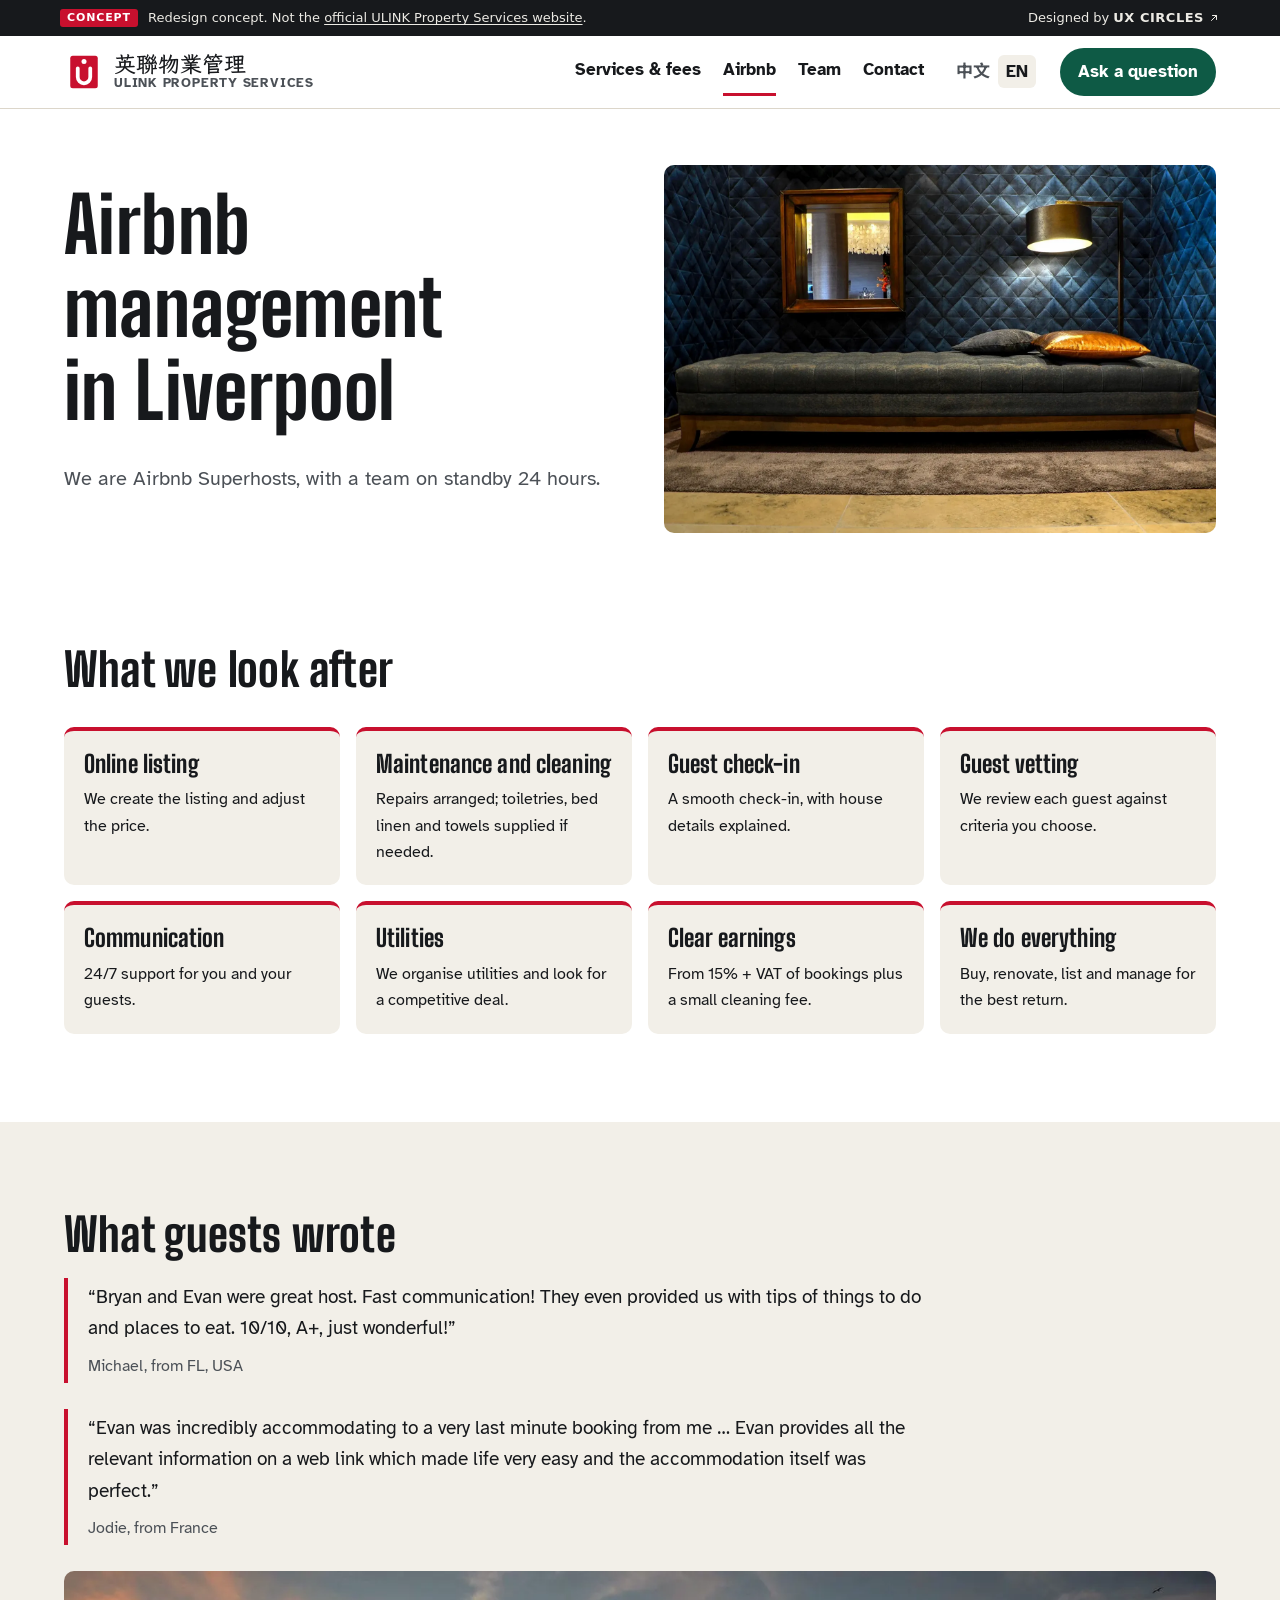
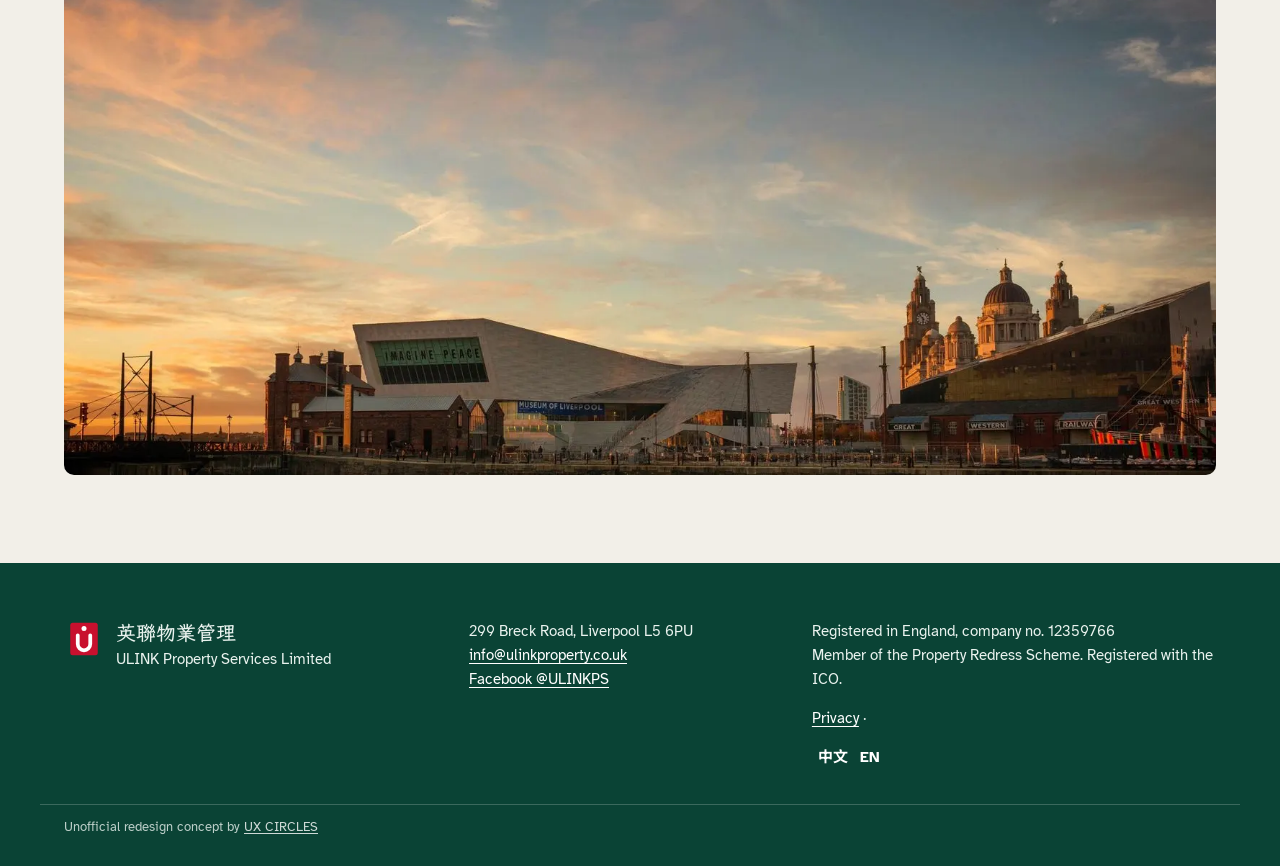
<file: en/airbnb.html>
<!doctype html>
<html lang="en-GB" class="l-en">
<head>
<meta charset="utf-8">
<meta name="viewport" content="width=device-width, initial-scale=1">
<meta name="robots" content="noindex, nofollow">
<title>Airbnb management | ULINK Property Services</title>
<meta name="description" content="Airbnb Superhost management in Liverpool from 15% + VAT.">
<link rel="alternate" hreflang="zh-Hant-HK" href="https://uxcircles.github.io/ulinkproperty/airbnb.html">
<link rel="alternate" hreflang="en-GB" href="https://uxcircles.github.io/ulinkproperty/en/airbnb.html">
<link rel="alternate" hreflang="x-default" href="https://uxcircles.github.io/ulinkproperty/airbnb.html">
<link rel="icon" href="../assets/img/favicon.svg" type="image/svg+xml">
<meta name="theme-color" content="#0e5a45">
<link rel="preload" href="../assets/fonts/big-shoulders.woff2" as="font" type="font/woff2" crossorigin>
<link rel="preload" href="../assets/fonts/atkinson-400.woff2" as="font" type="font/woff2" crossorigin>
<link rel="stylesheet" href="../assets/site.css?v=1">
<script defer src="../assets/site.js?v=1"></script>
</head>
<body>
<a class="skip" href="#main">Skip to content</a>
<div class="concept-bar" role="note">
  <div class="concept-inner">
    <p class="concept-text"><span class="concept-tag">Concept</span><span class="concept-long">Redesign concept. Not the <a href="https://www.ulinkproperty.co.uk/" target="_blank" rel="noopener">official ULINK Property Services website</a>.</span></p>
    <a class="concept-credit" href="https://ux-circles.com/professionals" target="_blank" rel="noopener"><span class="concept-by">Designed by </span><strong>UX CIRCLES</strong><svg viewBox="0 0 24 24" width="12" height="12" fill="none" stroke="currentColor" stroke-width="2" stroke-linecap="round" stroke-linejoin="round" aria-hidden="true"><path d="M7 17 17 7M9 7h8v8"/></svg></a>
  </div>
</div>
<header class="site-head">
  <div class="wrap head-in">
    <a class="brand" href="index.html">
      <svg class="brand-mark" viewBox="0 0 64 64" aria-hidden="true"><path class="tm-card" d="M14 6h36a4 4 0 0 1 4 4v44a4 4 0 0 1-4 4H14a4 4 0 0 1-4-4V10a4 4 0 0 1 4-4Z"/><circle class="tm-hole" cx="32" cy="15" r="4"/><path class="tm-u" d="M22 26v14a10 10 0 0 0 20 0V26"/></svg>
      <span class="brand-zh" lang="zh-Hant-HK">英聯物業管理</span>
      <span class="brand-en" lang="en">ULINK Property Services</span>
    </a>
    <nav class="nav" aria-label="Main"><a href="services.html">Services &amp; fees</a><a href="airbnb.html" aria-current=page>Airbnb</a><a href="team.html">Team</a><a href="contact.html">Contact</a></nav>
    <div class="langs"><a href="../airbnb.html" lang="zh-Hant-HK" hreflang="zh-Hant-HK">中文</a><a href="../en/airbnb.html" lang="en-GB" hreflang="en-GB" aria-current="true">EN</a></div>
    <a class="head-cta" href="contact.html">Ask a question</a>
    <button class="menu-btn" type="button" aria-expanded="false" aria-controls="menu">Menu</button>
  </div>
  <div class="menu" id="menu" hidden>
    <nav class="wrap menu-in" aria-label="Menu"><a href="services.html">Services &amp; fees</a><a href="airbnb.html">Airbnb</a><a href="team.html">Team</a><a href="contact.html">Contact</a><div class="menu-langs"><a href="../airbnb.html" lang="zh-Hant-HK" hreflang="zh-Hant-HK">中文</a><a href="../en/airbnb.html" lang="en-GB" hreflang="en-GB" aria-current="true">EN</a></div></nav>
  </div>
</header>
<main id="main">
<section class="phead">
  <div class="wrap phead-in">
    <div><h1>Airbnb management in Liverpool</h1><p class="lede">We are Airbnb Superhosts, with a team on standby 24 hours.</p></div>
    <figure><img src="../assets/img/airbnb-room.webp" alt="Hotel-style room with a quilted wall" width="1600" height="1066" fetchpriority="high"></figure>
  </div>
</section>
<section class="sec" aria-labelledby="a1">
  <div class="wrap">
    <h2 id="a1">What we look after</h2>
    <ul class="grid8"><li><h3>Online listing</h3><p>We create the listing and adjust the price.</p></li><li><h3>Maintenance and cleaning</h3><p>Repairs arranged; toiletries, bed linen and towels supplied if needed.</p></li><li><h3>Guest check-in</h3><p>A smooth check-in, with house details explained.</p></li><li><h3>Guest vetting</h3><p>We review each guest against criteria you choose.</p></li><li><h3>Communication</h3><p>24/7 support for you and your guests.</p></li><li><h3>Utilities</h3><p>We organise utilities and look for a competitive deal.</p></li><li><h3>Clear earnings</h3><p>From 15% + VAT of bookings plus a small cleaning fee.</p></li><li><h3>We do everything</h3><p>Buy, renovate, list and manage for the best return.</p></li></ul>
  </div>
</section>
<section class="sec alt" aria-labelledby="a2">
  <div class="wrap reviews">
    <h2 id="a2">What guests wrote</h2>
    <blockquote lang="en"><p>“Bryan and Evan were great host. Fast communication! They even provided us with tips of things to do and places to eat. 10/10, A+, just wonderful!”</p><cite>Michael, from FL, USA</cite></blockquote>
    <blockquote lang="en"><p>“Evan was incredibly accommodating to a very last minute booking from me … Evan provides all the relevant information on a web link which made life very easy and the accommodation itself was perfect.”</p><cite>Jodie, from France</cite></blockquote>
    <img class="wide" src="../assets/img/pier-head.webp" alt="Liverpool waterfront at sunset" width="1600" height="700" loading="lazy" decoding="async">
  </div>
</section>

</main>
<footer class="site-foot">
  <div class="wrap foot-in">
    <div class="foot-brand">
      <svg class="foot-mark" viewBox="0 0 64 64" aria-hidden="true"><path class="tm-card" d="M14 6h36a4 4 0 0 1 4 4v44a4 4 0 0 1-4 4H14a4 4 0 0 1-4-4V10a4 4 0 0 1 4-4Z"/><circle class="tm-hole" cx="32" cy="15" r="4"/><path class="tm-u" d="M22 26v14a10 10 0 0 0 20 0V26"/></svg>
      <p><strong lang="zh-Hant-HK">英聯物業管理</strong><br><span lang="en">ULINK Property Services Limited</span></p>
    </div>
    <div class="foot-col">
      <p>299 Breck Road, Liverpool L5 6PU<br><a href="mailto:info@ulinkproperty.co.uk">info@ulinkproperty.co.uk</a><br><a href="https://www.facebook.com/ulinkps" target="_blank" rel="noopener">Facebook @ULINKPS</a></p>
    </div>
    <div class="foot-col">
      <p>Registered in England, company no. 12359766<br>
      Member of the Property Redress Scheme. Registered with the ICO.</p>
      <p><a href="privacy.html">Privacy</a> · <div class="foot-langs"><a href="../airbnb.html" lang="zh-Hant-HK" hreflang="zh-Hant-HK">中文</a><a href="../en/airbnb.html" lang="en-GB" hreflang="en-GB" aria-current="true">EN</a></div></p>
    </div>
  </div>
  <div class="wrap"><p class="concept-note">Unofficial redesign concept by <a href="https://ux-circles.com/professionals" target="_blank" rel="noopener">UX CIRCLES</a></p></div>
</footer>
<nav class="mbar" aria-label="Quick actions">
  <a href="mailto:info@ulinkproperty.co.uk">Email</a>
  <a href="https://m.me/ulinkps" target="_blank" rel="noopener">Messenger</a>
  <a class="mbar-main" href="index.html#calc">Fees</a>
</nav>
</body>
</html>
</file>
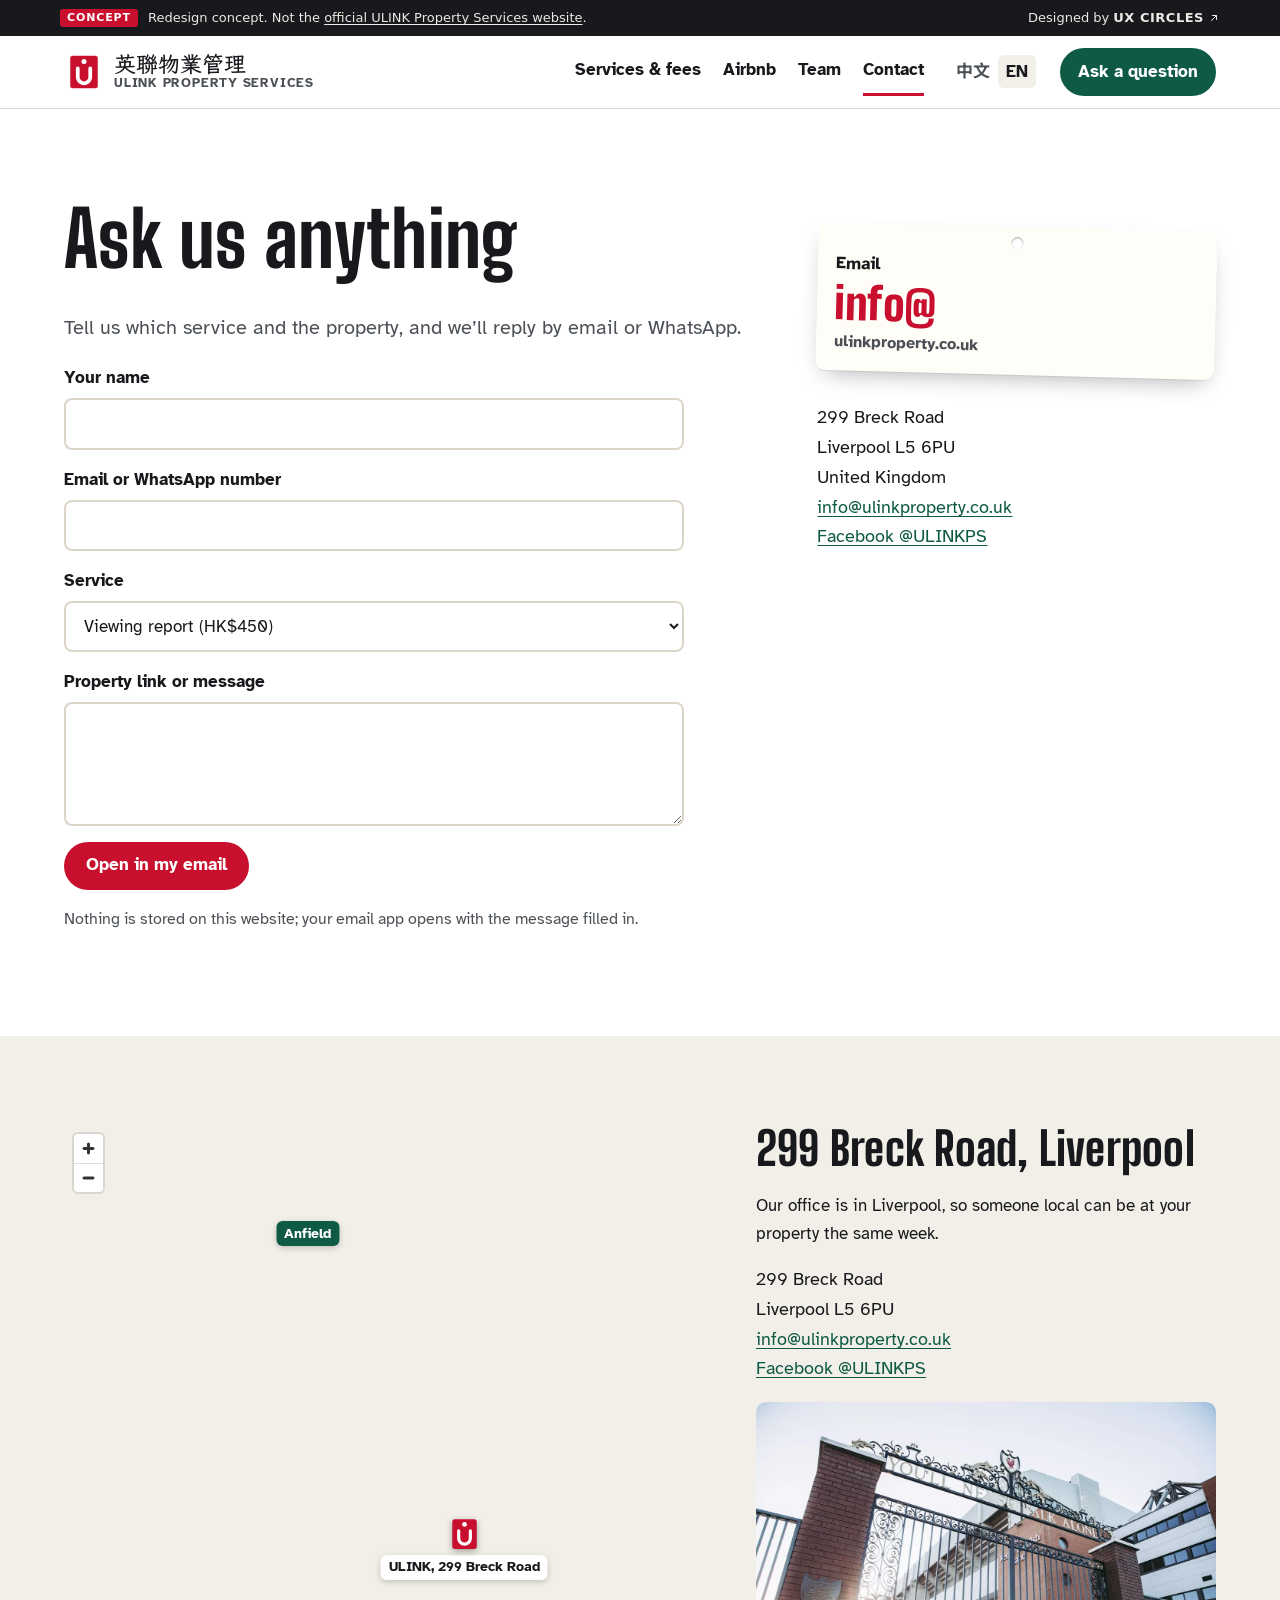
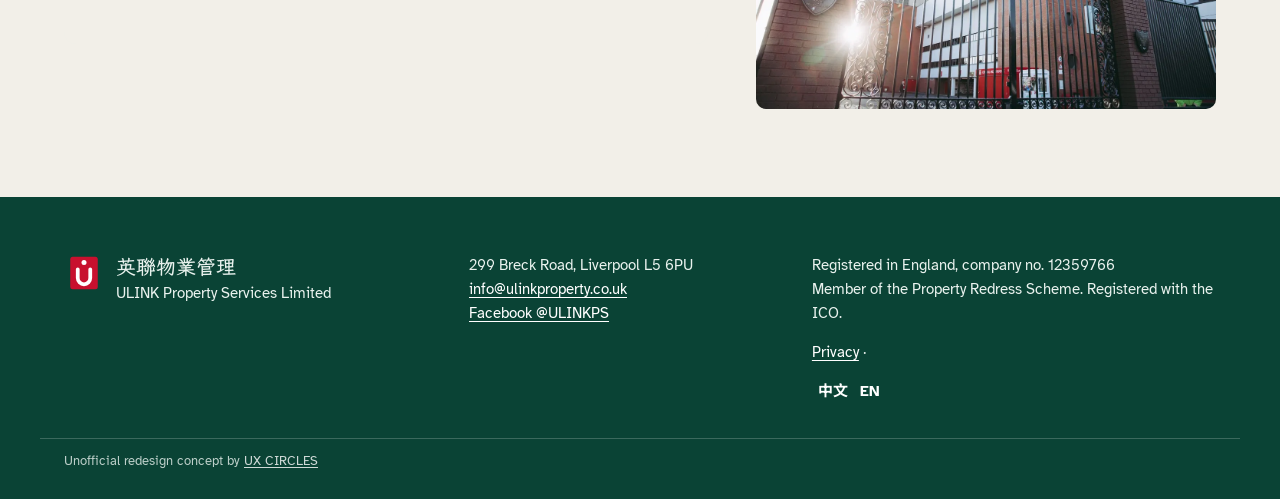
<file: en/contact.html>
<!doctype html>
<html lang="en-GB" class="l-en">
<head>
<meta charset="utf-8">
<meta name="viewport" content="width=device-width, initial-scale=1">
<meta name="robots" content="noindex, nofollow">
<title>Contact | ULINK Property Services</title>
<meta name="description" content="Email ULINK Property Services, 299 Breck Road, Liverpool L5 6PU.">
<link rel="alternate" hreflang="zh-Hant-HK" href="https://uxcircles.github.io/ulinkproperty/contact.html">
<link rel="alternate" hreflang="en-GB" href="https://uxcircles.github.io/ulinkproperty/en/contact.html">
<link rel="alternate" hreflang="x-default" href="https://uxcircles.github.io/ulinkproperty/contact.html">
<link rel="icon" href="../assets/img/favicon.svg" type="image/svg+xml">
<meta name="theme-color" content="#0e5a45">
<link rel="preload" href="../assets/fonts/big-shoulders.woff2" as="font" type="font/woff2" crossorigin>
<link rel="preload" href="../assets/fonts/atkinson-400.woff2" as="font" type="font/woff2" crossorigin>
<link rel="stylesheet" href="../assets/site.css?v=1">
<script defer src="../assets/site.js?v=1"></script>
</head>
<body>
<a class="skip" href="#main">Skip to content</a>
<div class="concept-bar" role="note">
  <div class="concept-inner">
    <p class="concept-text"><span class="concept-tag">Concept</span><span class="concept-long">Redesign concept. Not the <a href="https://www.ulinkproperty.co.uk/" target="_blank" rel="noopener">official ULINK Property Services website</a>.</span></p>
    <a class="concept-credit" href="https://ux-circles.com/professionals" target="_blank" rel="noopener"><span class="concept-by">Designed by </span><strong>UX CIRCLES</strong><svg viewBox="0 0 24 24" width="12" height="12" fill="none" stroke="currentColor" stroke-width="2" stroke-linecap="round" stroke-linejoin="round" aria-hidden="true"><path d="M7 17 17 7M9 7h8v8"/></svg></a>
  </div>
</div>
<header class="site-head">
  <div class="wrap head-in">
    <a class="brand" href="index.html">
      <svg class="brand-mark" viewBox="0 0 64 64" aria-hidden="true"><path class="tm-card" d="M14 6h36a4 4 0 0 1 4 4v44a4 4 0 0 1-4 4H14a4 4 0 0 1-4-4V10a4 4 0 0 1 4-4Z"/><circle class="tm-hole" cx="32" cy="15" r="4"/><path class="tm-u" d="M22 26v14a10 10 0 0 0 20 0V26"/></svg>
      <span class="brand-zh" lang="zh-Hant-HK">英聯物業管理</span>
      <span class="brand-en" lang="en">ULINK Property Services</span>
    </a>
    <nav class="nav" aria-label="Main"><a href="services.html">Services &amp; fees</a><a href="airbnb.html">Airbnb</a><a href="team.html">Team</a><a href="contact.html" aria-current=page>Contact</a></nav>
    <div class="langs"><a href="../contact.html" lang="zh-Hant-HK" hreflang="zh-Hant-HK">中文</a><a href="../en/contact.html" lang="en-GB" hreflang="en-GB" aria-current="true">EN</a></div>
    <a class="head-cta" href="contact.html">Ask a question</a>
    <button class="menu-btn" type="button" aria-expanded="false" aria-controls="menu">Menu</button>
  </div>
  <div class="menu" id="menu" hidden>
    <nav class="wrap menu-in" aria-label="Menu"><a href="services.html">Services &amp; fees</a><a href="airbnb.html">Airbnb</a><a href="team.html">Team</a><a href="contact.html">Contact</a><div class="menu-langs"><a href="../contact.html" lang="zh-Hant-HK" hreflang="zh-Hant-HK">中文</a><a href="../en/contact.html" lang="en-GB" hreflang="en-GB" aria-current="true">EN</a></div></nav>
  </div>
</header>
<main id="main">
<section class="sec contact" aria-labelledby="h1">
  <div class="wrap contact-in">
    <div>
      <h1 id="h1">Ask us anything</h1>
      <p class="lede">Tell us which service and the property, and we’ll reply by email or WhatsApp.</p>
      <form id="ask" class="ask" novalidate>
        <label>Your name<input name="name" autocomplete="name" required></label>
        <label>Email or WhatsApp number<input name="reach" required></label>
        <label>Service<select name="svc">
          <option>Viewing report (HK$450)</option>
          <option>Buying service (1%)</option>
          <option>Letting and management</option>
          <option>Airbnb</option>
          <option>Something else</option></select></label>
        <label>Property link or message<textarea name="msg" rows="4"></textarea></label>
        <p class="err" id="f-err" hidden>Please add your name and how to reach you.</p>
        <button class="btn" type="submit">Open in my email</button>
        <p class="small">Nothing is stored on this website; your email app opens with the message filled in.</p>
      </form>
    </div>
    <aside class="contact-side">
      <div class="tag "><span class="tag-hole" aria-hidden="true"></span><span class="tag-label">Email</span><b class="tag-price">info@</b><span class="tag-note">ulinkproperty.co.uk</span></div>
      <p class="addr">299 Breck Road<br>Liverpool L5 6PU<br>United Kingdom<br><a href="mailto:info@ulinkproperty.co.uk">info@ulinkproperty.co.uk</a><br><a href="https://www.facebook.com/ulinkps" target="_blank" rel="noopener">Facebook @ULINKPS</a></p>
    </aside>
  </div>
</section>
<section class="sec where" aria-labelledby="h-where">
  <div class="wrap where-in">
    <div class="mapcard" data-map>
      <svg class="map-fallback" viewBox="0 0 600 420" role="img" aria-label="Sketch map: 299 Breck Road, near Anfield">
        <rect width="600" height="420" fill="#eef0ea"/>
        <path d="M-10 300 C150 270 330 250 610 140" stroke="#fff" stroke-width="22" fill="none"/>
        <path d="M200 -10 L260 430" stroke="#fff" stroke-width="12" fill="none"/>
        <rect x="330" y="40" width="150" height="110" rx="16" fill="#d9e4d4"/>
        <text x="405" y="102" text-anchor="middle" font-size="18" fill="#3c4a40">Anfield</text>
        <text x="80" y="268" font-size="16" fill="#3c4a40" transform="rotate(-8 80 268)">Breck Road</text>
        <circle cx="300" cy="248" r="12" fill="#c8102e"/>
      </svg>
    </div>
    <div class="where-text">
      <h2 id="h-where">299 Breck Road, Liverpool</h2>
      <p>Our office is in Liverpool, so someone local can be at your property the same week.</p>
      <p class="addr">299 Breck Road<br>Liverpool L5 6PU<br><a href="mailto:info@ulinkproperty.co.uk">info@ulinkproperty.co.uk</a><br><a href="https://www.facebook.com/ulinkps" target="_blank" rel="noopener">Facebook @ULINKPS</a></p>
      <img class="where-photo" src="../assets/img/anfield-gates.webp" alt="The gates of Anfield stadium" width="1200" height="799" loading="lazy" decoding="async">
    </div>
  </div>
</section>

</main>
<script type="application/json" id="map-data">{"home": [-2.9553686, 53.4245782], "mark": "https://uxcircles.github.io/ulinkproperty/assets/img/favicon.svg", "label": "ULINK, 299 Breck Road", "places": [{"at": [-2.9608, 53.4308], "name": "Anfield"}]}</script>
<footer class="site-foot">
  <div class="wrap foot-in">
    <div class="foot-brand">
      <svg class="foot-mark" viewBox="0 0 64 64" aria-hidden="true"><path class="tm-card" d="M14 6h36a4 4 0 0 1 4 4v44a4 4 0 0 1-4 4H14a4 4 0 0 1-4-4V10a4 4 0 0 1 4-4Z"/><circle class="tm-hole" cx="32" cy="15" r="4"/><path class="tm-u" d="M22 26v14a10 10 0 0 0 20 0V26"/></svg>
      <p><strong lang="zh-Hant-HK">英聯物業管理</strong><br><span lang="en">ULINK Property Services Limited</span></p>
    </div>
    <div class="foot-col">
      <p>299 Breck Road, Liverpool L5 6PU<br><a href="mailto:info@ulinkproperty.co.uk">info@ulinkproperty.co.uk</a><br><a href="https://www.facebook.com/ulinkps" target="_blank" rel="noopener">Facebook @ULINKPS</a></p>
    </div>
    <div class="foot-col">
      <p>Registered in England, company no. 12359766<br>
      Member of the Property Redress Scheme. Registered with the ICO.</p>
      <p><a href="privacy.html">Privacy</a> · <div class="foot-langs"><a href="../contact.html" lang="zh-Hant-HK" hreflang="zh-Hant-HK">中文</a><a href="../en/contact.html" lang="en-GB" hreflang="en-GB" aria-current="true">EN</a></div></p>
    </div>
  </div>
  <div class="wrap"><p class="concept-note">Unofficial redesign concept by <a href="https://ux-circles.com/professionals" target="_blank" rel="noopener">UX CIRCLES</a></p></div>
</footer>
<nav class="mbar" aria-label="Quick actions">
  <a href="mailto:info@ulinkproperty.co.uk">Email</a>
  <a href="https://m.me/ulinkps" target="_blank" rel="noopener">Messenger</a>
  <a class="mbar-main" href="index.html#calc">Fees</a>
</nav>
</body>
</html>
</file>
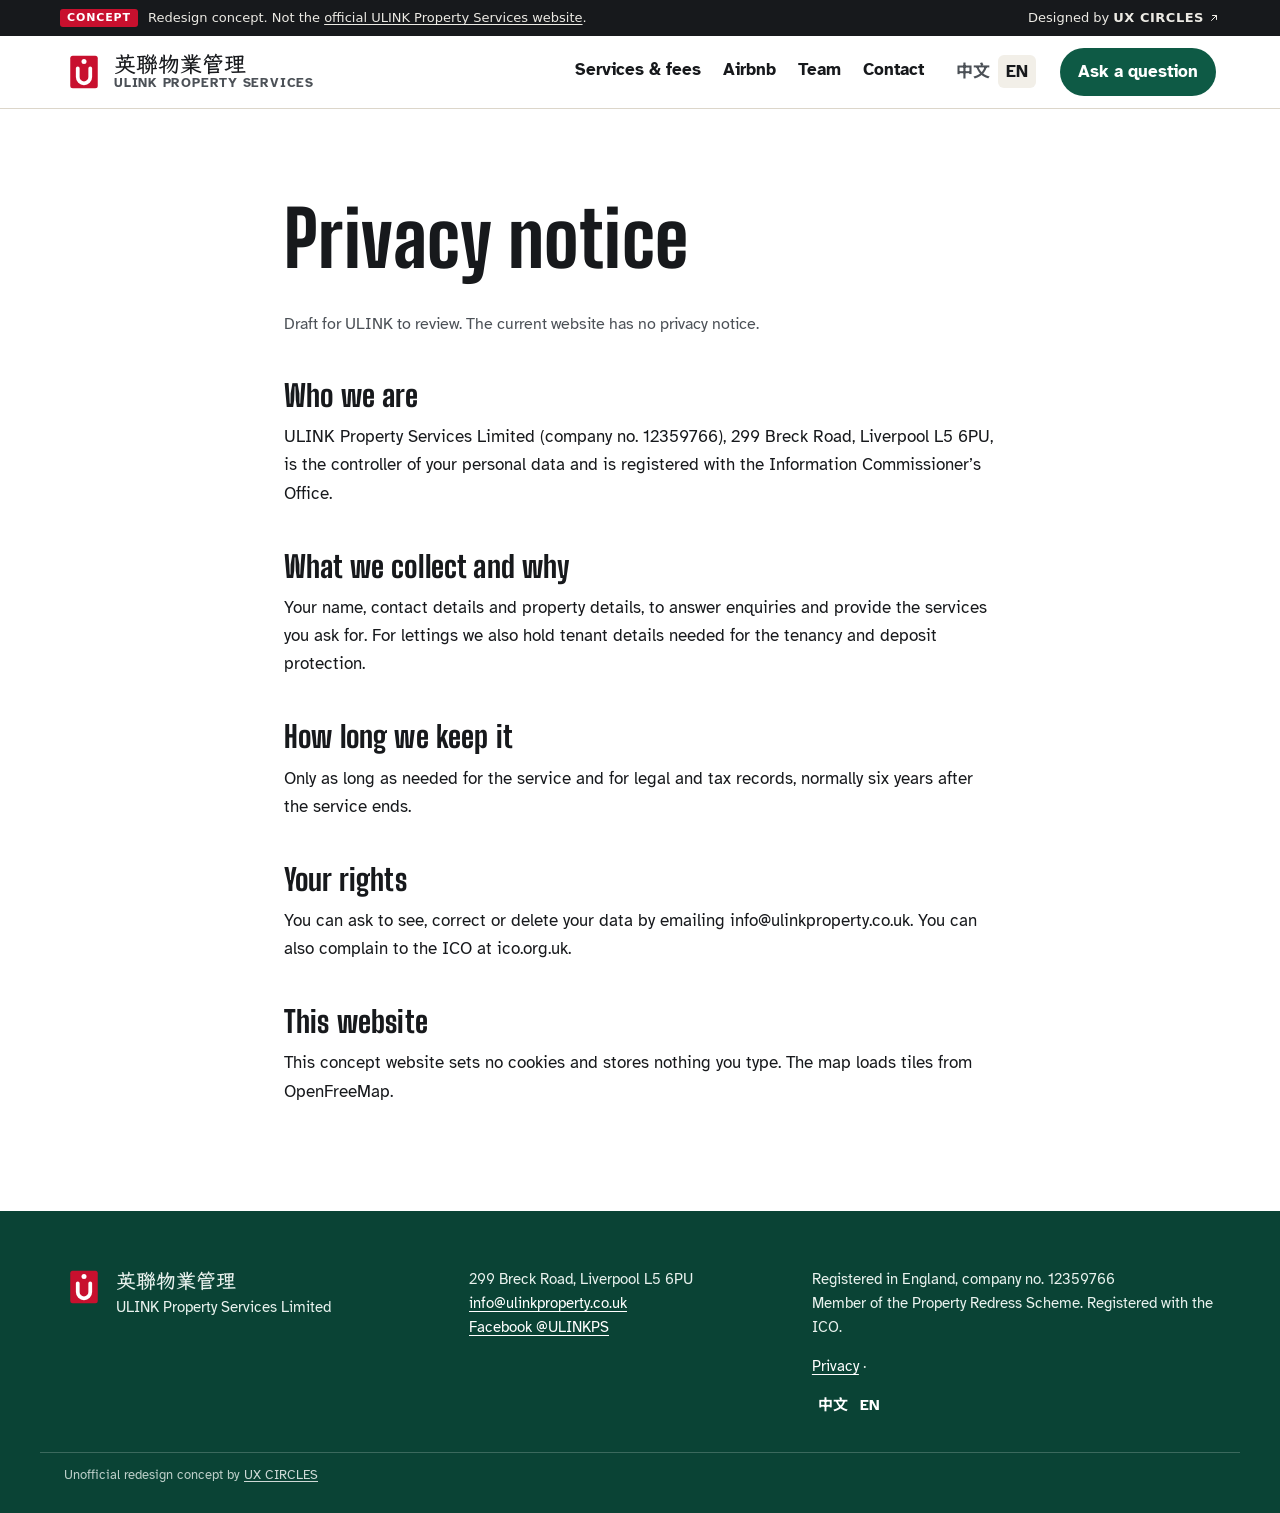
<file: en/privacy.html>
<!doctype html>
<html lang="en-GB" class="l-en">
<head>
<meta charset="utf-8">
<meta name="viewport" content="width=device-width, initial-scale=1">
<meta name="robots" content="noindex, nofollow">
<title>Privacy | ULINK Property Services</title>
<meta name="description" content="Privacy notice.">
<link rel="alternate" hreflang="zh-Hant-HK" href="https://uxcircles.github.io/ulinkproperty/privacy.html">
<link rel="alternate" hreflang="en-GB" href="https://uxcircles.github.io/ulinkproperty/en/privacy.html">
<link rel="alternate" hreflang="x-default" href="https://uxcircles.github.io/ulinkproperty/privacy.html">
<link rel="icon" href="../assets/img/favicon.svg" type="image/svg+xml">
<meta name="theme-color" content="#0e5a45">
<link rel="preload" href="../assets/fonts/big-shoulders.woff2" as="font" type="font/woff2" crossorigin>
<link rel="preload" href="../assets/fonts/atkinson-400.woff2" as="font" type="font/woff2" crossorigin>
<link rel="stylesheet" href="../assets/site.css?v=1">
<script defer src="../assets/site.js?v=1"></script>
</head>
<body>
<a class="skip" href="#main">Skip to content</a>
<div class="concept-bar" role="note">
  <div class="concept-inner">
    <p class="concept-text"><span class="concept-tag">Concept</span><span class="concept-long">Redesign concept. Not the <a href="https://www.ulinkproperty.co.uk/" target="_blank" rel="noopener">official ULINK Property Services website</a>.</span></p>
    <a class="concept-credit" href="https://ux-circles.com/professionals" target="_blank" rel="noopener"><span class="concept-by">Designed by </span><strong>UX CIRCLES</strong><svg viewBox="0 0 24 24" width="12" height="12" fill="none" stroke="currentColor" stroke-width="2" stroke-linecap="round" stroke-linejoin="round" aria-hidden="true"><path d="M7 17 17 7M9 7h8v8"/></svg></a>
  </div>
</div>
<header class="site-head">
  <div class="wrap head-in">
    <a class="brand" href="index.html">
      <svg class="brand-mark" viewBox="0 0 64 64" aria-hidden="true"><path class="tm-card" d="M14 6h36a4 4 0 0 1 4 4v44a4 4 0 0 1-4 4H14a4 4 0 0 1-4-4V10a4 4 0 0 1 4-4Z"/><circle class="tm-hole" cx="32" cy="15" r="4"/><path class="tm-u" d="M22 26v14a10 10 0 0 0 20 0V26"/></svg>
      <span class="brand-zh" lang="zh-Hant-HK">英聯物業管理</span>
      <span class="brand-en" lang="en">ULINK Property Services</span>
    </a>
    <nav class="nav" aria-label="Main"><a href="services.html">Services &amp; fees</a><a href="airbnb.html">Airbnb</a><a href="team.html">Team</a><a href="contact.html">Contact</a></nav>
    <div class="langs"><a href="../privacy.html" lang="zh-Hant-HK" hreflang="zh-Hant-HK">中文</a><a href="../en/privacy.html" lang="en-GB" hreflang="en-GB" aria-current="true">EN</a></div>
    <a class="head-cta" href="contact.html">Ask a question</a>
    <button class="menu-btn" type="button" aria-expanded="false" aria-controls="menu">Menu</button>
  </div>
  <div class="menu" id="menu" hidden>
    <nav class="wrap menu-in" aria-label="Menu"><a href="services.html">Services &amp; fees</a><a href="airbnb.html">Airbnb</a><a href="team.html">Team</a><a href="contact.html">Contact</a><div class="menu-langs"><a href="../privacy.html" lang="zh-Hant-HK" hreflang="zh-Hant-HK">中文</a><a href="../en/privacy.html" lang="en-GB" hreflang="en-GB" aria-current="true">EN</a></div></nav>
  </div>
</header>
<main id="main">
<section class="sec prose">
  <div class="wrap narrow">
    <h1>Privacy notice</h1>
    <p class="small">Draft for ULINK to review. The current website has no privacy notice.</p>
    <h2>Who we are</h2>
    <p>ULINK Property Services Limited (company no. 12359766), 299 Breck Road, Liverpool L5 6PU, is the controller of your personal data and is registered with the Information Commissioner’s Office.</p>
    <h2>What we collect and why</h2>
    <p>Your name, contact details and property details, to answer enquiries and provide the services you ask for. For lettings we also hold tenant details needed for the tenancy and deposit protection.</p>
    <h2>How long we keep it</h2>
    <p>Only as long as needed for the service and for legal and tax records, normally six years after the service ends.</p>
    <h2>Your rights</h2>
    <p>You can ask to see, correct or delete your data by emailing info@ulinkproperty.co.uk. You can also complain to the ICO at ico.org.uk.</p>
    <h2>This website</h2>
    <p>This concept website sets no cookies and stores nothing you type. The map loads tiles from OpenFreeMap.</p>
  </div>
</section>

</main>
<footer class="site-foot">
  <div class="wrap foot-in">
    <div class="foot-brand">
      <svg class="foot-mark" viewBox="0 0 64 64" aria-hidden="true"><path class="tm-card" d="M14 6h36a4 4 0 0 1 4 4v44a4 4 0 0 1-4 4H14a4 4 0 0 1-4-4V10a4 4 0 0 1 4-4Z"/><circle class="tm-hole" cx="32" cy="15" r="4"/><path class="tm-u" d="M22 26v14a10 10 0 0 0 20 0V26"/></svg>
      <p><strong lang="zh-Hant-HK">英聯物業管理</strong><br><span lang="en">ULINK Property Services Limited</span></p>
    </div>
    <div class="foot-col">
      <p>299 Breck Road, Liverpool L5 6PU<br><a href="mailto:info@ulinkproperty.co.uk">info@ulinkproperty.co.uk</a><br><a href="https://www.facebook.com/ulinkps" target="_blank" rel="noopener">Facebook @ULINKPS</a></p>
    </div>
    <div class="foot-col">
      <p>Registered in England, company no. 12359766<br>
      Member of the Property Redress Scheme. Registered with the ICO.</p>
      <p><a href="privacy.html">Privacy</a> · <div class="foot-langs"><a href="../privacy.html" lang="zh-Hant-HK" hreflang="zh-Hant-HK">中文</a><a href="../en/privacy.html" lang="en-GB" hreflang="en-GB" aria-current="true">EN</a></div></p>
    </div>
  </div>
  <div class="wrap"><p class="concept-note">Unofficial redesign concept by <a href="https://ux-circles.com/professionals" target="_blank" rel="noopener">UX CIRCLES</a></p></div>
</footer>
<nav class="mbar" aria-label="Quick actions">
  <a href="mailto:info@ulinkproperty.co.uk">Email</a>
  <a href="https://m.me/ulinkps" target="_blank" rel="noopener">Messenger</a>
  <a class="mbar-main" href="index.html#calc">Fees</a>
</nav>
</body>
</html>
</file>
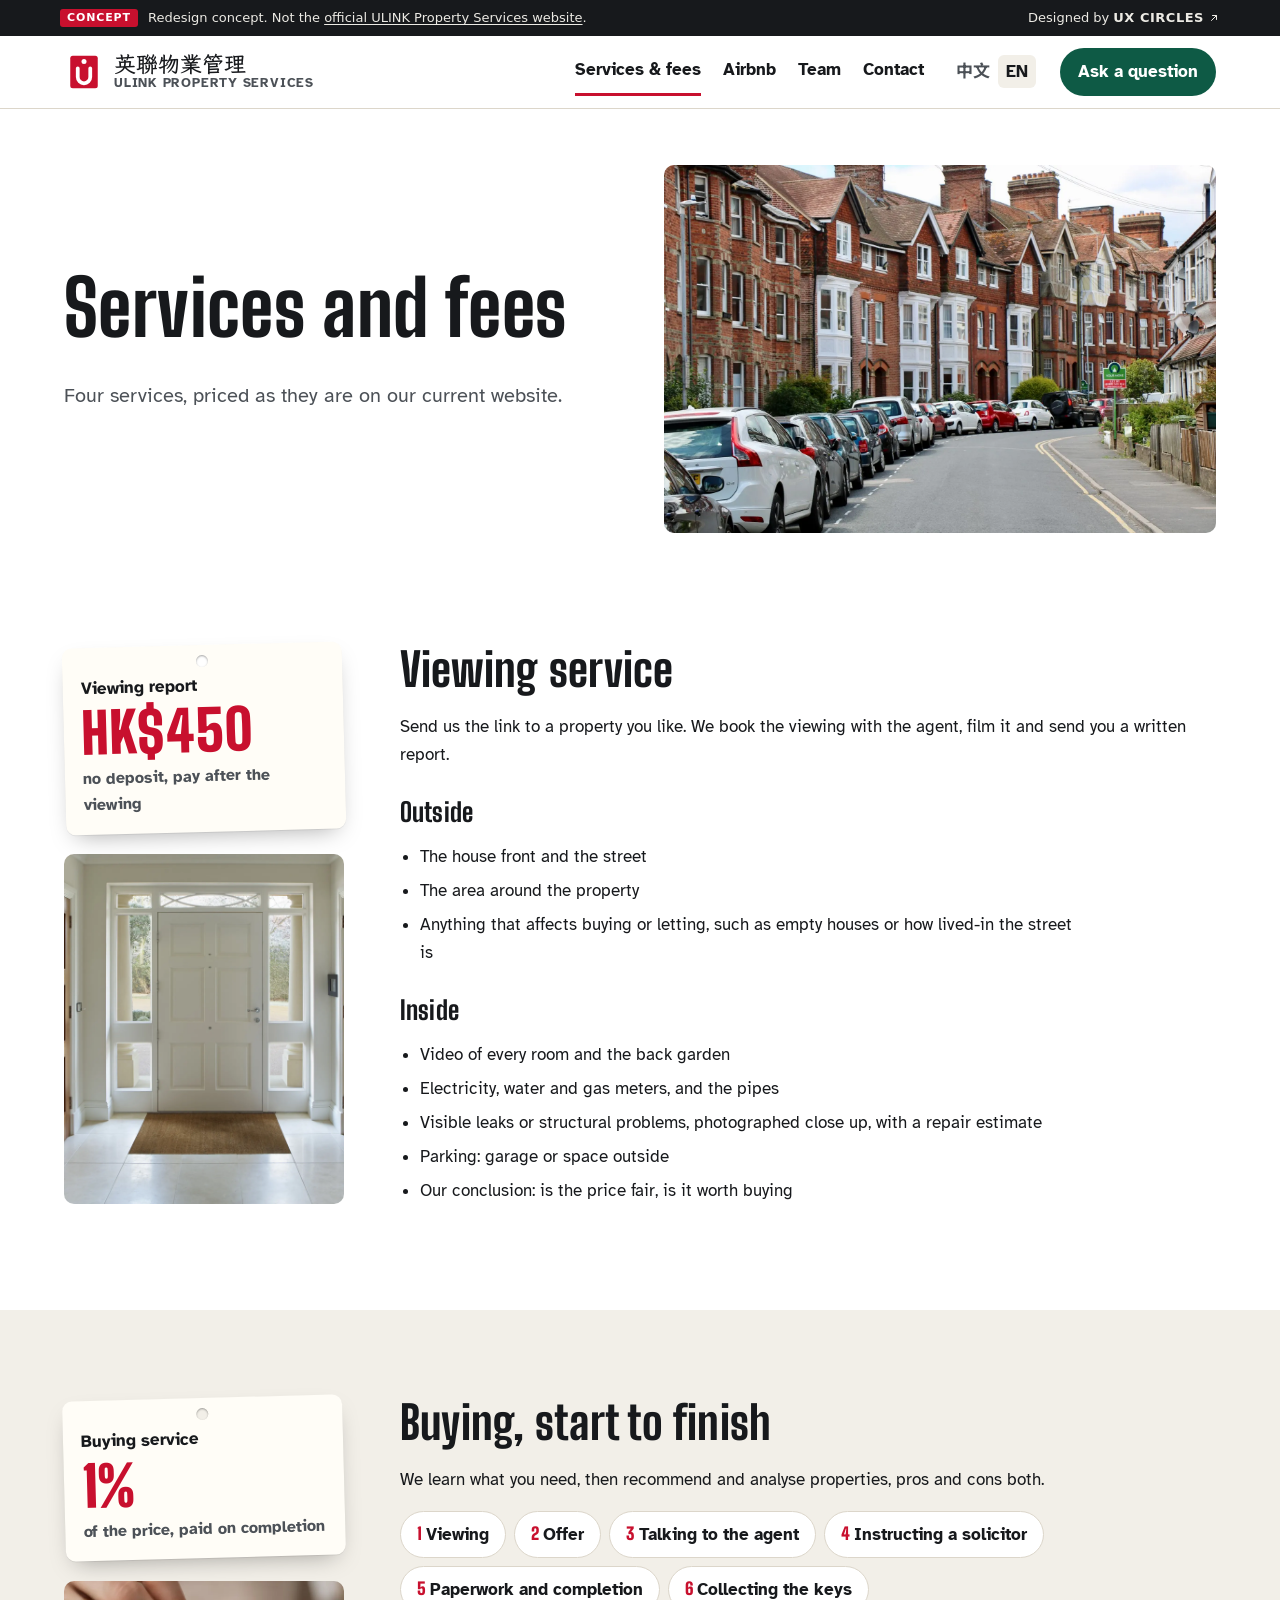
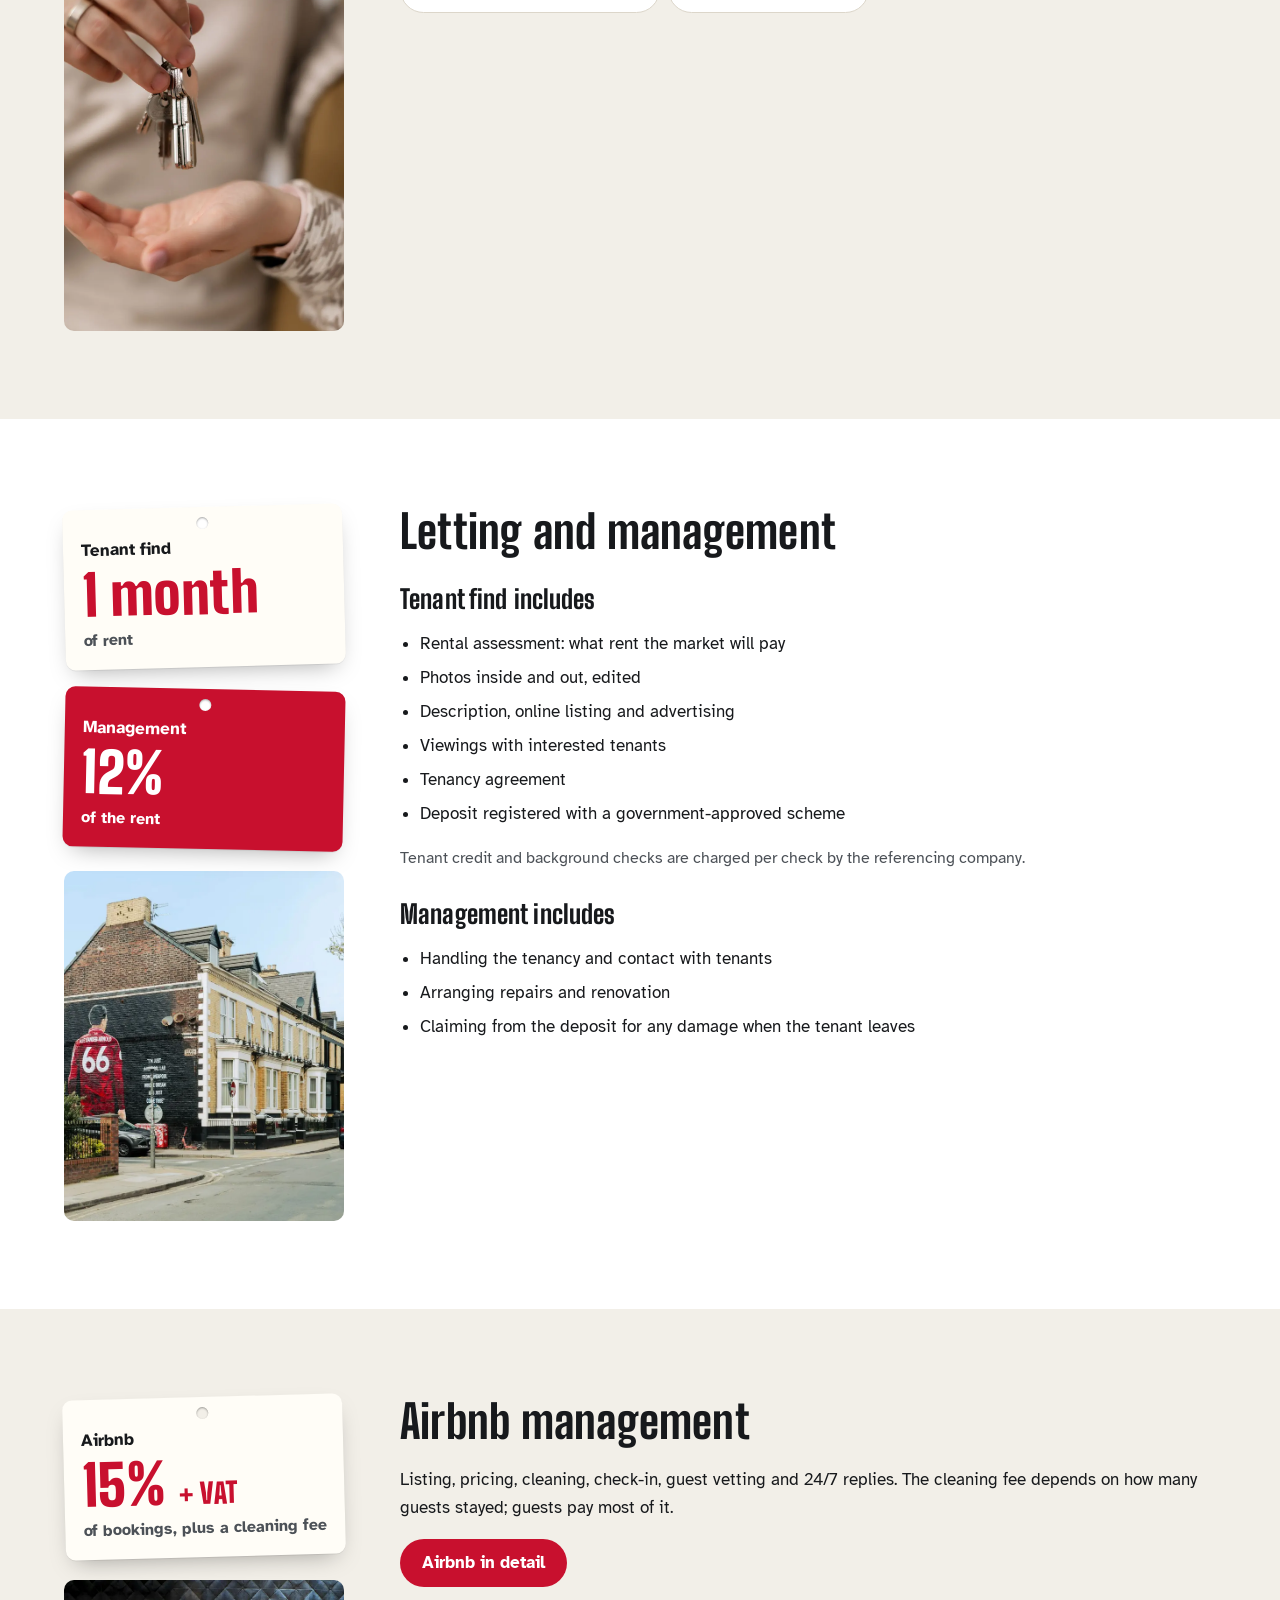
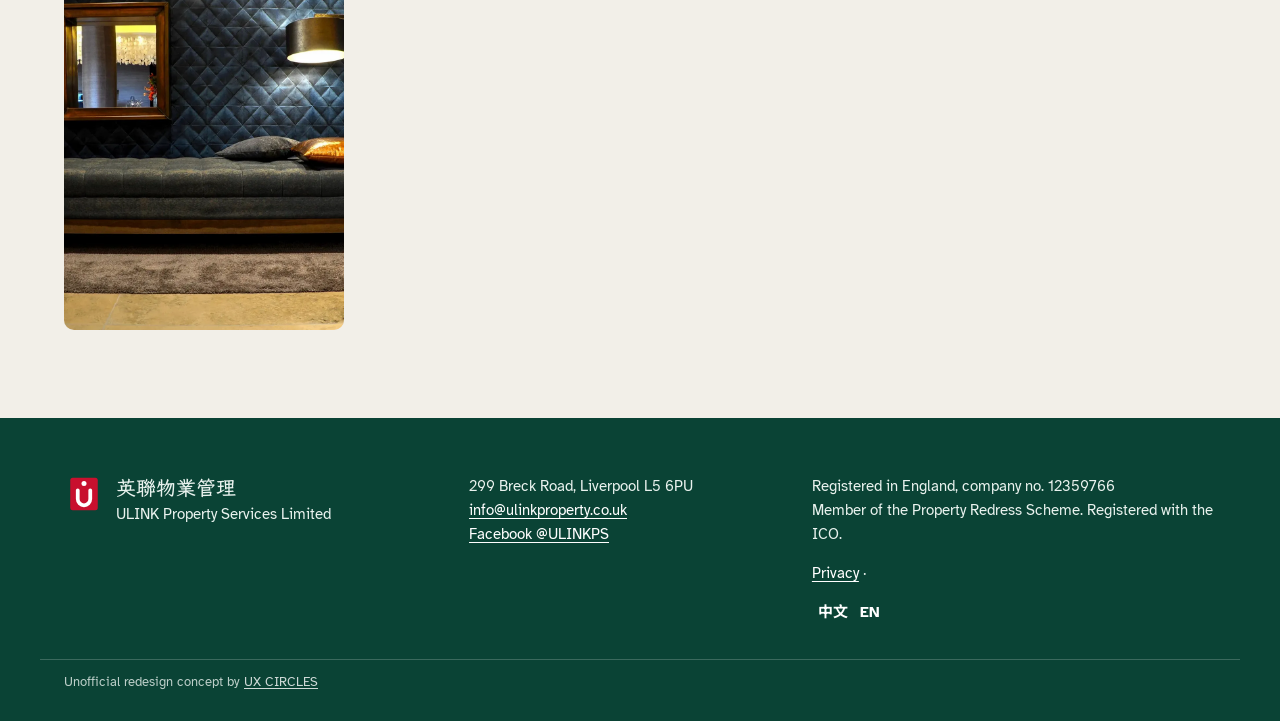
<file: en/services.html>
<!doctype html>
<html lang="en-GB" class="l-en">
<head>
<meta charset="utf-8">
<meta name="viewport" content="width=device-width, initial-scale=1">
<meta name="robots" content="noindex, nofollow">
<title>Services and fees | ULINK Property Services</title>
<meta name="description" content="Viewing HK$450, buying 1%, tenant find one month’s rent, management 12%, Airbnb 15% + VAT.">
<link rel="alternate" hreflang="zh-Hant-HK" href="https://uxcircles.github.io/ulinkproperty/services.html">
<link rel="alternate" hreflang="en-GB" href="https://uxcircles.github.io/ulinkproperty/en/services.html">
<link rel="alternate" hreflang="x-default" href="https://uxcircles.github.io/ulinkproperty/services.html">
<link rel="icon" href="../assets/img/favicon.svg" type="image/svg+xml">
<meta name="theme-color" content="#0e5a45">
<link rel="preload" href="../assets/fonts/big-shoulders.woff2" as="font" type="font/woff2" crossorigin>
<link rel="preload" href="../assets/fonts/atkinson-400.woff2" as="font" type="font/woff2" crossorigin>
<link rel="stylesheet" href="../assets/site.css?v=1">
<script defer src="../assets/site.js?v=1"></script>
</head>
<body>
<a class="skip" href="#main">Skip to content</a>
<div class="concept-bar" role="note">
  <div class="concept-inner">
    <p class="concept-text"><span class="concept-tag">Concept</span><span class="concept-long">Redesign concept. Not the <a href="https://www.ulinkproperty.co.uk/" target="_blank" rel="noopener">official ULINK Property Services website</a>.</span></p>
    <a class="concept-credit" href="https://ux-circles.com/professionals" target="_blank" rel="noopener"><span class="concept-by">Designed by </span><strong>UX CIRCLES</strong><svg viewBox="0 0 24 24" width="12" height="12" fill="none" stroke="currentColor" stroke-width="2" stroke-linecap="round" stroke-linejoin="round" aria-hidden="true"><path d="M7 17 17 7M9 7h8v8"/></svg></a>
  </div>
</div>
<header class="site-head">
  <div class="wrap head-in">
    <a class="brand" href="index.html">
      <svg class="brand-mark" viewBox="0 0 64 64" aria-hidden="true"><path class="tm-card" d="M14 6h36a4 4 0 0 1 4 4v44a4 4 0 0 1-4 4H14a4 4 0 0 1-4-4V10a4 4 0 0 1 4-4Z"/><circle class="tm-hole" cx="32" cy="15" r="4"/><path class="tm-u" d="M22 26v14a10 10 0 0 0 20 0V26"/></svg>
      <span class="brand-zh" lang="zh-Hant-HK">英聯物業管理</span>
      <span class="brand-en" lang="en">ULINK Property Services</span>
    </a>
    <nav class="nav" aria-label="Main"><a href="services.html" aria-current=page>Services &amp; fees</a><a href="airbnb.html">Airbnb</a><a href="team.html">Team</a><a href="contact.html">Contact</a></nav>
    <div class="langs"><a href="../services.html" lang="zh-Hant-HK" hreflang="zh-Hant-HK">中文</a><a href="../en/services.html" lang="en-GB" hreflang="en-GB" aria-current="true">EN</a></div>
    <a class="head-cta" href="contact.html">Ask a question</a>
    <button class="menu-btn" type="button" aria-expanded="false" aria-controls="menu">Menu</button>
  </div>
  <div class="menu" id="menu" hidden>
    <nav class="wrap menu-in" aria-label="Menu"><a href="services.html">Services &amp; fees</a><a href="airbnb.html">Airbnb</a><a href="team.html">Team</a><a href="contact.html">Contact</a><div class="menu-langs"><a href="../services.html" lang="zh-Hant-HK" hreflang="zh-Hant-HK">中文</a><a href="../en/services.html" lang="en-GB" hreflang="en-GB" aria-current="true">EN</a></div></nav>
  </div>
</header>
<main id="main">
<section class="phead">
  <div class="wrap phead-in">
    <div><h1>Services and fees</h1><p class="lede">Four services, priced as they are on our current website.</p></div>
    <figure><img src="../assets/img/terrace.webp" alt="Row of red-brick terraced houses" width="1600" height="1066" fetchpriority="high"></figure>
  </div>
</section>
<section class="sec svc" aria-labelledby="s1">
  <div class="wrap svc-in">
    <div class="svc-side"><div class="tag "><span class="tag-hole" aria-hidden="true"></span><span class="tag-label">Viewing report</span><b class="tag-price">HK$450</b><span class="tag-note">no deposit, pay after the viewing</span></div><img src="../assets/img/hallway.webp" alt="Hallway of a house" width="1200" height="1500" loading="lazy" decoding="async"></div>
    <div>
      <h2 id="s1">Viewing service</h2>
      <p>Send us the link to a property you like. We book the viewing with the agent, film it and send you a written report.</p>
      <h3>Outside</h3>
      <ul><li>The house front and the street</li><li>The area around the property</li><li>Anything that affects buying or letting, such as empty houses or how lived-in the street is</li></ul>
      <h3>Inside</h3>
      <ul><li>Video of every room and the back garden</li><li>Electricity, water and gas meters, and the pipes</li><li>Visible leaks or structural problems, photographed close up, with a repair estimate</li><li>Parking: garage or space outside</li><li>Our conclusion: is the price fair, is it worth buying</li></ul>
    </div>
  </div>
</section>
<section class="sec svc alt" aria-labelledby="s2">
  <div class="wrap svc-in">
    <div class="svc-side"><div class="tag "><span class="tag-hole" aria-hidden="true"></span><span class="tag-label">Buying service</span><b class="tag-price">1%</b><span class="tag-note">of the price, paid on completion</span></div><img src="../assets/img/keys.webp" alt="House keys handed over" width="900" height="1125" loading="lazy" decoding="async"></div>
    <div>
      <h2 id="s2">Buying, start to finish</h2>
      <p>We learn what you need, then recommend and analyse properties, pros and cons both.</p>
      <ol class="steps"><li>Viewing</li><li>Offer</li><li>Talking to the agent</li><li>Instructing a solicitor</li><li>Paperwork and completion</li><li>Collecting the keys</li></ol>
    </div>
  </div>
</section>
<section class="sec svc" aria-labelledby="s3">
  <div class="wrap svc-in">
    <div class="svc-side tag-pair"><div class="tag "><span class="tag-hole" aria-hidden="true"></span><span class="tag-label">Tenant find</span><b class="tag-price">1 month</b><span class="tag-note">of rent</span></div><div class="tag tag-red"><span class="tag-hole" aria-hidden="true"></span><span class="tag-label">Management</span><b class="tag-price">12%</b><span class="tag-note">of the rent</span></div><img src="../assets/img/anfield-street.webp" alt="Terraced street in Liverpool" width="1200" height="799" loading="lazy" decoding="async"></div>
    <div>
      <h2 id="s3">Letting and management</h2>
      <h3>Tenant find includes</h3>
      <ul><li>Rental assessment: what rent the market will pay</li><li>Photos inside and out, edited</li><li>Description, online listing and advertising</li><li>Viewings with interested tenants</li><li>Tenancy agreement</li><li>Deposit registered with a government-approved scheme</li></ul>
      <p class="small">Tenant credit and background checks are charged per check by the referencing company.</p>
      <h3>Management includes</h3>
      <ul><li>Handling the tenancy and contact with tenants</li><li>Arranging repairs and renovation</li><li>Claiming from the deposit for any damage when the tenant leaves</li></ul>
    </div>
  </div>
</section>
<section class="sec svc alt" aria-labelledby="s4">
  <div class="wrap svc-in">
    <div class="svc-side"><div class="tag "><span class="tag-hole" aria-hidden="true"></span><span class="tag-label">Airbnb</span><b class="tag-price">15% <small>+ VAT</small></b><span class="tag-note">of bookings, plus a cleaning fee</span></div><img src="../assets/img/airbnb-room.webp" alt="Hotel-style guest room" width="1600" height="1066" loading="lazy" decoding="async"></div>
    <div>
      <h2 id="s4">Airbnb management</h2>
      <p>Listing, pricing, cleaning, check-in, guest vetting and 24/7 replies. The cleaning fee depends on how many guests stayed; guests pay most of it.</p>
      <p><a class="btn" href="airbnb.html">Airbnb in detail</a></p>
    </div>
  </div>
</section>

</main>
<footer class="site-foot">
  <div class="wrap foot-in">
    <div class="foot-brand">
      <svg class="foot-mark" viewBox="0 0 64 64" aria-hidden="true"><path class="tm-card" d="M14 6h36a4 4 0 0 1 4 4v44a4 4 0 0 1-4 4H14a4 4 0 0 1-4-4V10a4 4 0 0 1 4-4Z"/><circle class="tm-hole" cx="32" cy="15" r="4"/><path class="tm-u" d="M22 26v14a10 10 0 0 0 20 0V26"/></svg>
      <p><strong lang="zh-Hant-HK">英聯物業管理</strong><br><span lang="en">ULINK Property Services Limited</span></p>
    </div>
    <div class="foot-col">
      <p>299 Breck Road, Liverpool L5 6PU<br><a href="mailto:info@ulinkproperty.co.uk">info@ulinkproperty.co.uk</a><br><a href="https://www.facebook.com/ulinkps" target="_blank" rel="noopener">Facebook @ULINKPS</a></p>
    </div>
    <div class="foot-col">
      <p>Registered in England, company no. 12359766<br>
      Member of the Property Redress Scheme. Registered with the ICO.</p>
      <p><a href="privacy.html">Privacy</a> · <div class="foot-langs"><a href="../services.html" lang="zh-Hant-HK" hreflang="zh-Hant-HK">中文</a><a href="../en/services.html" lang="en-GB" hreflang="en-GB" aria-current="true">EN</a></div></p>
    </div>
  </div>
  <div class="wrap"><p class="concept-note">Unofficial redesign concept by <a href="https://ux-circles.com/professionals" target="_blank" rel="noopener">UX CIRCLES</a></p></div>
</footer>
<nav class="mbar" aria-label="Quick actions">
  <a href="mailto:info@ulinkproperty.co.uk">Email</a>
  <a href="https://m.me/ulinkps" target="_blank" rel="noopener">Messenger</a>
  <a class="mbar-main" href="index.html#calc">Fees</a>
</nav>
</body>
</html>
</file>
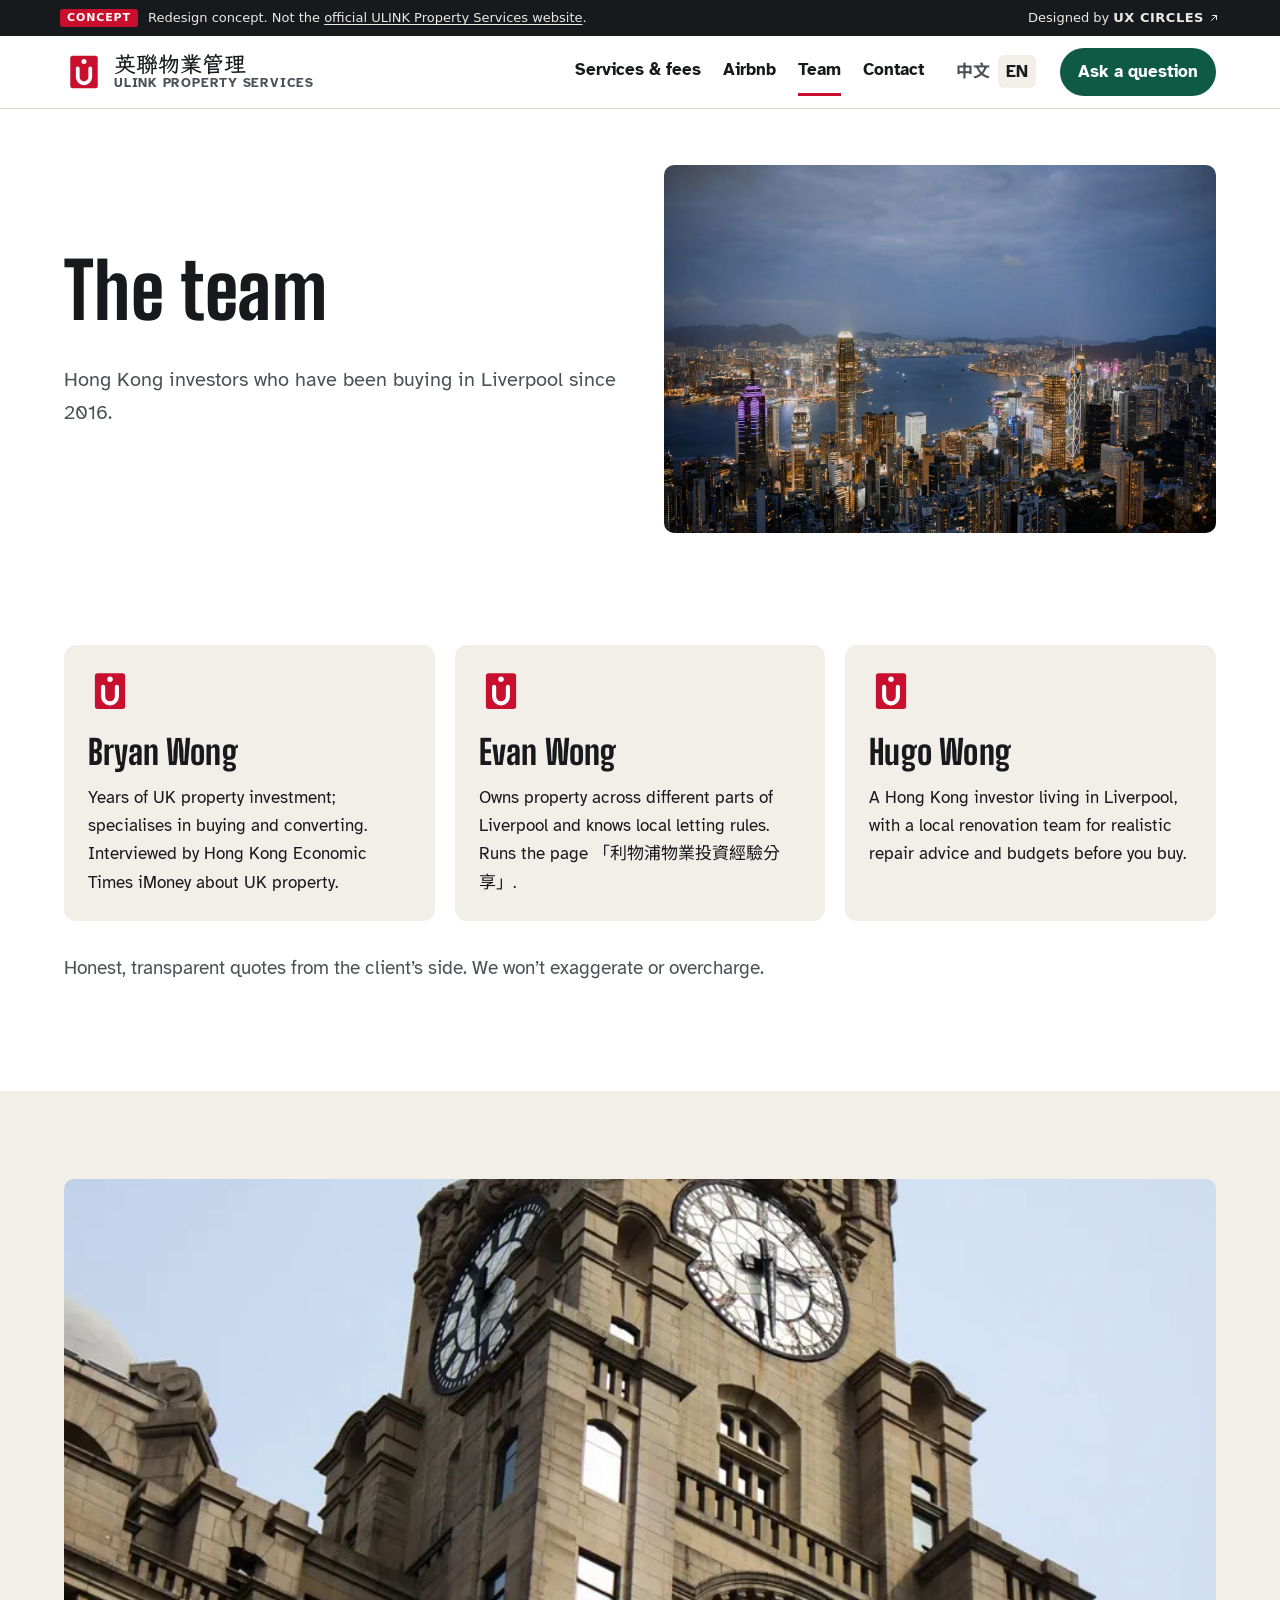
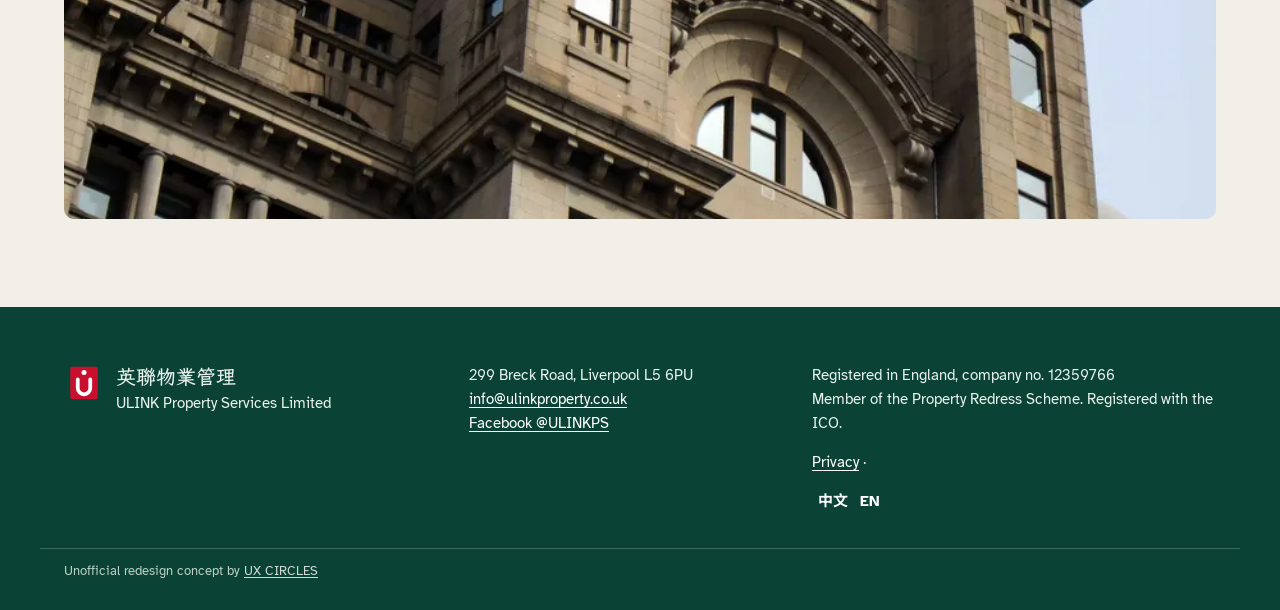
<file: en/team.html>
<!doctype html>
<html lang="en-GB" class="l-en">
<head>
<meta charset="utf-8">
<meta name="viewport" content="width=device-width, initial-scale=1">
<meta name="robots" content="noindex, nofollow">
<title>Team | ULINK Property Services</title>
<meta name="description" content="Bryan, Evan and Hugo Wong: Hong Kong investors in Liverpool since 2016.">
<link rel="alternate" hreflang="zh-Hant-HK" href="https://uxcircles.github.io/ulinkproperty/team.html">
<link rel="alternate" hreflang="en-GB" href="https://uxcircles.github.io/ulinkproperty/en/team.html">
<link rel="alternate" hreflang="x-default" href="https://uxcircles.github.io/ulinkproperty/team.html">
<link rel="icon" href="../assets/img/favicon.svg" type="image/svg+xml">
<meta name="theme-color" content="#0e5a45">
<link rel="preload" href="../assets/fonts/big-shoulders.woff2" as="font" type="font/woff2" crossorigin>
<link rel="preload" href="../assets/fonts/atkinson-400.woff2" as="font" type="font/woff2" crossorigin>
<link rel="stylesheet" href="../assets/site.css?v=1">
<script defer src="../assets/site.js?v=1"></script>
</head>
<body>
<a class="skip" href="#main">Skip to content</a>
<div class="concept-bar" role="note">
  <div class="concept-inner">
    <p class="concept-text"><span class="concept-tag">Concept</span><span class="concept-long">Redesign concept. Not the <a href="https://www.ulinkproperty.co.uk/" target="_blank" rel="noopener">official ULINK Property Services website</a>.</span></p>
    <a class="concept-credit" href="https://ux-circles.com/professionals" target="_blank" rel="noopener"><span class="concept-by">Designed by </span><strong>UX CIRCLES</strong><svg viewBox="0 0 24 24" width="12" height="12" fill="none" stroke="currentColor" stroke-width="2" stroke-linecap="round" stroke-linejoin="round" aria-hidden="true"><path d="M7 17 17 7M9 7h8v8"/></svg></a>
  </div>
</div>
<header class="site-head">
  <div class="wrap head-in">
    <a class="brand" href="index.html">
      <svg class="brand-mark" viewBox="0 0 64 64" aria-hidden="true"><path class="tm-card" d="M14 6h36a4 4 0 0 1 4 4v44a4 4 0 0 1-4 4H14a4 4 0 0 1-4-4V10a4 4 0 0 1 4-4Z"/><circle class="tm-hole" cx="32" cy="15" r="4"/><path class="tm-u" d="M22 26v14a10 10 0 0 0 20 0V26"/></svg>
      <span class="brand-zh" lang="zh-Hant-HK">英聯物業管理</span>
      <span class="brand-en" lang="en">ULINK Property Services</span>
    </a>
    <nav class="nav" aria-label="Main"><a href="services.html">Services &amp; fees</a><a href="airbnb.html">Airbnb</a><a href="team.html" aria-current=page>Team</a><a href="contact.html">Contact</a></nav>
    <div class="langs"><a href="../team.html" lang="zh-Hant-HK" hreflang="zh-Hant-HK">中文</a><a href="../en/team.html" lang="en-GB" hreflang="en-GB" aria-current="true">EN</a></div>
    <a class="head-cta" href="contact.html">Ask a question</a>
    <button class="menu-btn" type="button" aria-expanded="false" aria-controls="menu">Menu</button>
  </div>
  <div class="menu" id="menu" hidden>
    <nav class="wrap menu-in" aria-label="Menu"><a href="services.html">Services &amp; fees</a><a href="airbnb.html">Airbnb</a><a href="team.html">Team</a><a href="contact.html">Contact</a><div class="menu-langs"><a href="../team.html" lang="zh-Hant-HK" hreflang="zh-Hant-HK">中文</a><a href="../en/team.html" lang="en-GB" hreflang="en-GB" aria-current="true">EN</a></div></nav>
  </div>
</header>
<main id="main">
<section class="phead">
  <div class="wrap phead-in">
    <div><h1>The team</h1><p class="lede">Hong Kong investors who have been buying in Liverpool since 2016.</p></div>
    <figure><img src="../assets/img/hong-kong.webp" alt="Hong Kong skyline at dusk" width="1600" height="1066" fetchpriority="high"></figure>
  </div>
</section>
<section class="sec" aria-label="People">
  <div class="wrap"><ul class="people"><li><svg class="person-mark" viewBox="0 0 64 64" aria-hidden="true"><path class="tm-card" d="M14 6h36a4 4 0 0 1 4 4v44a4 4 0 0 1-4 4H14a4 4 0 0 1-4-4V10a4 4 0 0 1 4-4Z"/><circle class="tm-hole" cx="32" cy="15" r="4"/><path class="tm-u" d="M22 26v14a10 10 0 0 0 20 0V26"/></svg><h2>Bryan Wong</h2><p>Years of UK property investment; specialises in buying and converting. Interviewed by Hong Kong Economic Times iMoney about UK property.</p></li><li><svg class="person-mark" viewBox="0 0 64 64" aria-hidden="true"><path class="tm-card" d="M14 6h36a4 4 0 0 1 4 4v44a4 4 0 0 1-4 4H14a4 4 0 0 1-4-4V10a4 4 0 0 1 4-4Z"/><circle class="tm-hole" cx="32" cy="15" r="4"/><path class="tm-u" d="M22 26v14a10 10 0 0 0 20 0V26"/></svg><h2>Evan Wong</h2><p>Owns property across different parts of Liverpool and knows local letting rules. Runs the page 「利物浦物業投資經驗分享」.</p></li><li><svg class="person-mark" viewBox="0 0 64 64" aria-hidden="true"><path class="tm-card" d="M14 6h36a4 4 0 0 1 4 4v44a4 4 0 0 1-4 4H14a4 4 0 0 1-4-4V10a4 4 0 0 1 4-4Z"/><circle class="tm-hole" cx="32" cy="15" r="4"/><path class="tm-u" d="M22 26v14a10 10 0 0 0 20 0V26"/></svg><h2>Hugo Wong</h2><p>A Hong Kong investor living in Liverpool, with a local renovation team for realistic repair advice and budgets before you buy.</p></li></ul>
  <p class="intro">Honest, transparent quotes from the client’s side. We won’t exaggerate or overcharge.</p></div>
</section>
<section class="sec alt" aria-label="Liverpool">
  <div class="wrap"><img class="tall" src="../assets/img/liver-building.webp" alt="Royal Liver Building clock towers" width="900" height="1125" loading="lazy" decoding="async"></div>
</section>

</main>
<footer class="site-foot">
  <div class="wrap foot-in">
    <div class="foot-brand">
      <svg class="foot-mark" viewBox="0 0 64 64" aria-hidden="true"><path class="tm-card" d="M14 6h36a4 4 0 0 1 4 4v44a4 4 0 0 1-4 4H14a4 4 0 0 1-4-4V10a4 4 0 0 1 4-4Z"/><circle class="tm-hole" cx="32" cy="15" r="4"/><path class="tm-u" d="M22 26v14a10 10 0 0 0 20 0V26"/></svg>
      <p><strong lang="zh-Hant-HK">英聯物業管理</strong><br><span lang="en">ULINK Property Services Limited</span></p>
    </div>
    <div class="foot-col">
      <p>299 Breck Road, Liverpool L5 6PU<br><a href="mailto:info@ulinkproperty.co.uk">info@ulinkproperty.co.uk</a><br><a href="https://www.facebook.com/ulinkps" target="_blank" rel="noopener">Facebook @ULINKPS</a></p>
    </div>
    <div class="foot-col">
      <p>Registered in England, company no. 12359766<br>
      Member of the Property Redress Scheme. Registered with the ICO.</p>
      <p><a href="privacy.html">Privacy</a> · <div class="foot-langs"><a href="../team.html" lang="zh-Hant-HK" hreflang="zh-Hant-HK">中文</a><a href="../en/team.html" lang="en-GB" hreflang="en-GB" aria-current="true">EN</a></div></p>
    </div>
  </div>
  <div class="wrap"><p class="concept-note">Unofficial redesign concept by <a href="https://ux-circles.com/professionals" target="_blank" rel="noopener">UX CIRCLES</a></p></div>
</footer>
<nav class="mbar" aria-label="Quick actions">
  <a href="mailto:info@ulinkproperty.co.uk">Email</a>
  <a href="https://m.me/ulinkps" target="_blank" rel="noopener">Messenger</a>
  <a class="mbar-main" href="index.html#calc">Fees</a>
</nav>
</body>
</html>
</file>
<file: assets/site.css>
/* ULINK Property Services concept: Hong Kong market price tags on Liverpool property. */
@font-face { font-family: "Big Shoulders Display"; src: url(fonts/big-shoulders.woff2) format("woff2"); font-weight: 600 900; font-display: swap; }
@font-face { font-family: "Atkinson Hyperlegible"; src: url(fonts/atkinson-400.woff2) format("woff2"); font-weight: 400; font-display: swap; }
@font-face { font-family: "Atkinson Hyperlegible"; src: url(fonts/atkinson-700.woff2) format("woff2"); font-weight: 700; font-display: swap; }
@font-face { font-family: "LXGW WenKai TC"; src: url(fonts/wenkai-tc-700.woff2) format("woff2"); font-weight: 700; font-display: swap; }
@font-face { font-family: "Noto Sans TC"; src: url(fonts/noto-sans-tc-400.woff2) format("woff2"); font-weight: 400; font-display: swap; }
@font-face { font-family: "Noto Sans TC"; src: url(fonts/noto-sans-tc-700.woff2) format("woff2"); font-weight: 700; font-display: swap; }

:root {
  --ink: #17191c; --mut: #4c5157; --paper: #ffffff; --stone: #f2efe8; --line: #dcd6ca;
  --red: #c8102e; --red-d: #a10d25; --green: #0e5a45; --green-d: #0a4335; --card: #fffdf7;
  --display: "Big Shoulders Display", "LXGW WenKai TC", "Noto Sans TC", sans-serif;
  --text: "Atkinson Hyperlegible", "Noto Sans TC", system-ui, sans-serif;
  --wrap: 1200px; --head: 72px;
  --cb-bg: #17191c; --cb-fg: #eceae4; --cb-tag-bg: #c8102e; --cb-tag-fg: #ffffff;
}
* { box-sizing: border-box; }
html, body { overflow-x: clip; }
html { scroll-padding-top: calc(var(--head) + 12px); }
body { margin: 0; background: var(--paper); color: var(--ink); font: 400 17px/1.65 var(--text); -webkit-text-size-adjust: 100%; }
.l-zh body { line-height: 1.8; }
img { max-width: 100%; height: auto; display: block; }
a { color: var(--green); text-underline-offset: 3px; }
a:hover { color: var(--red-d); }
:focus-visible { outline: 3px solid var(--red); outline-offset: 2px; }
h1, h2, h3 { font-family: var(--display); font-weight: 800; line-height: 1.08; margin: 0 0 .4em; letter-spacing: .005em; text-wrap: balance; }
.l-zh h1, .l-zh h2 { font-weight: 700; line-height: 1.25; }
h1 { font-size: clamp(40px, 6vw, 80px); }
h2 { font-size: clamp(32px, 3.6vw, 48px); }
h3 { font-size: 26px; margin-top: 1.1em; }
p { margin: 0 0 1em; }
.wrap { max-width: var(--wrap); margin: 0 auto; padding: 0 24px; }
.narrow { max-width: 760px; }
.sr { position: absolute; width: 1px; height: 1px; overflow: hidden; clip: rect(0 0 0 0); white-space: nowrap; }
.skip { position: absolute; left: 12px; top: -60px; background: var(--ink); color: #fff; padding: 10px 14px; z-index: 100; }
.skip:focus { top: 12px; }
.small { font-size: 16px; color: var(--mut); }
.intro { font-size: 19px; color: var(--mut); max-width: 40em; }
.lede { font-size: 20px; max-width: 34em; color: var(--mut); }
.btn { display: inline-flex; align-items: center; min-height: 48px; padding: 10px 22px; border-radius: 999px; background: var(--red); color: #fff; font-weight: 700; text-decoration: none; border: 0; font: 700 17px/1.2 var(--text); cursor: pointer; }
.btn:hover { background: var(--red-d); color: #fff; }
.btn-line { background: transparent; color: var(--green); box-shadow: inset 0 0 0 2px var(--green); }
.btn-line:hover { background: var(--green); color: #fff; }

/* UX CIRCLES concept bar + footer credit (template, unchanged) */
.concept-bar { background: var(--cb-bg); color: var(--cb-fg); font: 400 13px/1.35 system-ui, -apple-system, "Segoe UI", sans-serif; position: relative; z-index: 60; }
.concept-inner { max-width: var(--wrap, 1200px); margin: 0 auto; padding: 8px 20px; display: flex; align-items: center; justify-content: space-between; gap: 12px; min-height: 36px; }
.concept-text { margin: 0; display: flex; align-items: center; gap: 10px; min-width: 0; }
.concept-tag { flex: none; background: var(--cb-tag-bg); color: var(--cb-tag-fg); font-weight: 700; font-size: 11px; letter-spacing: .08em; text-transform: uppercase; padding: 2px 7px; border-radius: 3px; }
.concept-long { overflow: hidden; text-overflow: ellipsis; white-space: nowrap; }
.concept-long a, .concept-note a { color: inherit; text-decoration: underline; text-underline-offset: 2px; }
.concept-credit { flex: none; color: inherit; text-decoration: none; display: inline-flex; align-items: center; gap: 4px; white-space: nowrap; }
.concept-credit strong { font-weight: 700; letter-spacing: .04em; }
.concept-credit:hover strong, .concept-credit:focus-visible strong { text-decoration: underline; }
.concept-note { margin: 12px 0 0; font-size: 13px; opacity: .8; }
@media (max-width: 640px) { .concept-long { display: none; } .concept-inner { padding: 7px 16px; } }
@media print { .concept-bar { display: none; } }

/* header */
.site-head { position: sticky; top: 0; z-index: 50; background: rgba(255,255,255,.97); border-bottom: 1px solid var(--line); }
.head-in { display: flex; align-items: center; gap: 24px; min-height: var(--head); }
.brand { display: grid; grid-template-columns: auto auto; column-gap: 10px; align-items: center; text-decoration: none; color: var(--ink); margin-right: auto; }
.brand-mark { grid-row: span 2; width: 40px; height: 40px; }
.tagmark .tm-card, .brand-mark .tm-card, .foot-mark .tm-card, .person-mark .tm-card { fill: var(--red); }
.tagmark .tm-hole, .brand-mark .tm-hole, .foot-mark .tm-hole, .person-mark .tm-hole { fill: #fff; }
.tagmark .tm-u, .brand-mark .tm-u, .foot-mark .tm-u, .person-mark .tm-u { fill: none; stroke: #fff; stroke-width: 6; stroke-linecap: round; }
.brand-zh { font: 700 22px/1.1 "LXGW WenKai TC", "Noto Sans TC", sans-serif; }
.brand-en { font: 700 13px/1.2 var(--text); letter-spacing: .06em; text-transform: uppercase; color: var(--mut); }
.nav { display: flex; gap: 22px; }
.nav a { color: var(--ink); text-decoration: none; font-weight: 700; padding: 8px 0; border-bottom: 3px solid transparent; }
.nav a:hover, .nav a[aria-current] { border-bottom-color: var(--red); }
.langs a, .menu-langs a, .foot-langs a { text-decoration: none; font-weight: 700; padding: 6px 8px; border-radius: 6px; color: var(--mut); }
.langs a[aria-current], .menu-langs a[aria-current] { background: var(--stone); color: var(--ink); }
.foot-langs { display: inline; } .foot-langs a { color: #fff; padding: 4px 6px; }
.head-cta { background: var(--green); color: #fff; text-decoration: none; font-weight: 700; padding: 10px 18px; border-radius: 999px; min-height: 44px; display: inline-flex; align-items: center; }
.head-cta:hover { background: var(--green-d); color: #fff; }
.menu-btn { display: none; min-height: 44px; padding: 0 16px; border-radius: 999px; border: 2px solid var(--ink); background: #fff; font: 700 16px var(--text); color: var(--ink); }
.menu { border-top: 1px solid var(--line); background: #fff; }
.menu-in { display: flex; flex-direction: column; padding-top: 12px; padding-bottom: 20px; }
.menu-in > a { font: 700 22px/1.3 var(--text); padding: 12px 0; color: var(--ink); text-decoration: none; border-bottom: 1px solid var(--line); }
.menu-langs { padding-top: 14px; display: flex; gap: 8px; }
@media (max-width: 1000px) { .nav, .langs, .head-cta { display: none; } .menu-btn { display: inline-flex; align-items: center; } }

/* tags: the signature */
.tag { position: relative; background: var(--card); color: var(--ink); border-radius: 10px; padding: 30px 18px 16px; box-shadow: 0 1px 0 rgba(0,0,0,.06), 0 10px 24px -10px rgba(0,0,0,.35); display: flex; flex-direction: column; align-items: flex-start; min-width: 0; }
.tag-hole { position: absolute; top: 10px; left: 50%; width: 12px; height: 12px; margin-left: -6px; border-radius: 50%; background: var(--paper); box-shadow: inset 0 1px 2px rgba(0,0,0,.35); }
.tag-label { font: 700 17px/1.3 var(--text); }
.l-zh .tag-label { font: 700 20px/1.3 "LXGW WenKai TC", "Noto Sans TC", sans-serif; }
.tag-price { font: 900 clamp(40px, 4.4vw, 56px)/1 "Big Shoulders Display", "LXGW WenKai TC", sans-serif; color: var(--red); margin: 6px 0 4px; font-variant-numeric: tabular-nums; letter-spacing: .01em; white-space: nowrap; }
.l-zh .tag-price { font-weight: 900; }
.tag-price small { font-size: .5em; }
.tag-note { font-size: 16px; color: var(--mut); font-weight: 700; }
.tag-body { margin: 12px 0 0; padding-top: 12px; border-top: 1px dashed var(--line); font-size: 16px; line-height: 1.55; }
.tag-red { background: var(--red); color: #fff; }
.tag-red .tag-price, .tag-red .tag-note { color: #fff; }
.tag-red .tag-body { border-top-color: rgba(255,255,255,.45); }

/* hero: the fee board */
.hero-top { padding-top: 44px; padding-bottom: 20px; }
.hero-top h1 { margin-bottom: .25em; }
.nb { display: inline-block; }
.hero-top .lede { margin: 0; }
.hero-stage { display: flex; flex-direction: column; }
.hero-stage > .wrap { order: 1; width: 100%; position: relative; z-index: 2; }
.hero-photo { order: 2; width: 100%; height: clamp(300px, 46vw, 560px); object-fit: cover; object-position: center 62%; margin-top: -110px; }
.board { background: var(--green); color: #fff; border-radius: 16px; padding: 22px 24px 14px; box-shadow: 0 24px 50px -24px rgba(0,0,0,.55); }
.board-in { display: grid; grid-template-columns: minmax(300px, 400px) 1fr; column-gap: 32px; align-items: start; }
.board-in .modes, .board-in .fields { grid-column: 1; }
.board-in .string { grid-column: 2; grid-row: 1 / span 2; }
.modes { border: 0; margin: 0 0 14px; padding: 4px; display: flex; gap: 4px; background: var(--green-d); border-radius: 999px; }
.modes label { flex: 1; }
.modes input { position: absolute; opacity: 0; width: 1px; height: 1px; }
.modes span { display: flex; justify-content: center; align-items: center; min-height: 44px; border-radius: 999px; font-weight: 700; cursor: pointer; padding: 0 10px; }
.modes input:checked + span { background: #fff; color: var(--green); }
.modes input:focus-visible + span { outline: 3px solid #ffd23f; outline-offset: 2px; }
.fields { display: grid; grid-template-columns: 1fr 1fr; gap: 12px; }
.f { display: grid; gap: 4px; font-weight: 700; font-size: 16px; }
.f[hidden] { display: none; }
.f[data-for] { grid-column: span 1; }
.money { display: flex; align-items: center; background: #fff; border-radius: 8px; padding: 0 10px; }
.money i { font: 800 26px "Big Shoulders Display", sans-serif; color: var(--mut); font-style: normal; margin-right: 4px; }
.money input { width: 100%; min-width: 0; border: 0; background: transparent; font: 800 28px/1.2 "Big Shoulders Display", sans-serif; color: var(--ink); padding: 8px 0; font-variant-numeric: tabular-nums; }
.money input:focus { outline: none; }
.money:focus-within { outline: 3px solid #ffd23f; outline-offset: 2px; }
.f-rate .money input { font-size: 22px; }
.string { position: relative; display: grid; grid-template-columns: repeat(3, 1fr); gap: 16px; padding-top: 20px; }
.string::before { content: ""; position: absolute; left: -8px; right: -8px; top: 6px; height: 2px; background: rgba(255,255,255,.55); border-radius: 2px; }
.string .tag { transform-origin: 50% 0; }
.string .tag:nth-child(1) { transform: rotate(-1.6deg); }
.string .tag:nth-child(2) { transform: rotate(1.2deg); }
.string .tag:nth-child(3) { transform: rotate(-.8deg); }
.string .tag-hole { background: var(--green); }
.tag-hk { font-size: 16px; color: var(--mut); font-variant-numeric: tabular-nums; }
.tag-red .tag-hk { color: #fff; }
.board-note { margin: 12px 0 0; font-size: 16px; color: #e3efe9; }
@media (prefers-reduced-motion: no-preference) { .string .tag { transition: transform .25s; } .string .tag.bump { transform: rotate(0deg) translateY(2px); } }

/* sections */
.sec { padding: 88px 0; }
.alt { background: var(--stone); }
.more { margin-top: 32px; }
.strip { padding: 24px 0 0; }
.strip-in { display: grid; grid-template-columns: 2fr 1fr 1fr; gap: 16px; }
.strip figure, .viewing figure, .bnb figure, .team-sec figure, .phead figure { margin: 0; }
.strip img { width: 100%; height: 420px; object-fit: cover; border-radius: 10px; }
figcaption { font-size: 16px; color: var(--mut); margin-top: 8px; }
.rack { position: relative; display: grid; grid-template-columns: repeat(5, 1fr); gap: 16px; margin-top: 40px; padding-top: 22px; }
.rack::before { content: ""; position: absolute; left: -12px; right: -12px; top: 8px; height: 2px; background: var(--ink); opacity: .55; }
.rack .tag:nth-child(odd) { transform: rotate(-1.2deg); }
.rack .tag:nth-child(even) { transform: rotate(1deg); }
.rack .tag-hole { background: var(--paper); }

.view-in { display: grid; grid-template-columns: 5fr 7fr; gap: 56px; align-items: center; }
.view-photo img { border-radius: 10px; aspect-ratio: 4 / 5; object-fit: cover; width: 100%; }
.report { list-style: none; padding: 0; margin: 20px 0 0; counter-reset: r; display: grid; gap: 4px; }
.report li { counter-increment: r; display: grid; grid-template-columns: 48px 1fr; align-items: baseline; padding: 10px 0; border-bottom: 1px solid var(--line); font-size: 18px; }
.report li::before { content: counter(r, decimal-leading-zero); font: 900 28px/1 "Big Shoulders Display", sans-serif; color: var(--red); }

.band { position: relative; color: #fff; background-color: var(--green-d); min-height: 520px; display: flex; align-items: flex-end; }
.band-photo { position: absolute; inset: 0; width: 100%; height: 100%; object-fit: cover; }
.band::after { content: ""; position: absolute; inset: 0; background: linear-gradient(90deg, rgba(10,30,24,.88) 0%, rgba(10,30,24,.7) 45%, rgba(10,30,24,.1) 80%); }
.band-in { position: relative; z-index: 1; padding-top: 80px; padding-bottom: 72px; width: 100%; }
.band-in h2, .band-in p { max-width: 560px; }
.band-in p { font-size: 19px; }

.bnb-in { display: grid; grid-template-columns: 5fr 7fr; gap: 56px; align-items: center; }
.badge { width: 180px; margin-bottom: 18px; border-radius: 6px; }
.bnb figure img { border-radius: 10px; aspect-ratio: 3 / 2; object-fit: cover; width: 100%; }
blockquote { margin: 18px 0 26px; padding: 4px 0 4px 20px; border-left: 4px solid var(--red); font-size: 19px; }
blockquote p { margin: 0 0 8px; }
blockquote cite { display: block; font-style: normal; font-size: 16px; color: var(--mut); }

.team-in { display: grid; grid-template-columns: 6fr 6fr; gap: 56px; align-items: center; }
.team-sec figure img { border-radius: 10px; aspect-ratio: 3 / 2; object-fit: cover; width: 100%; }
.names { list-style: none; padding: 0; margin: 0 0 24px; }
.names li { padding: 10px 0; border-bottom: 1px solid var(--line); font-size: 18px; }
.names b { display: inline-block; min-width: 130px; }

.where { background: var(--stone); }
.where-in { display: grid; grid-template-columns: 7fr 5fr; gap: 48px; align-items: start; }
.mapcard { position: relative; height: 520px; border-radius: 12px; overflow: hidden; background: #eef0ea; }
.map-fallback { position: absolute; inset: 0; width: 100%; height: 100%; }
.mapcard .mapbox.maplibregl-map { position: absolute; inset: 0; }
.addr { font-size: 18px; }
.where-photo { border-radius: 10px; aspect-ratio: 3 / 2; object-fit: cover; width: 100%; margin-top: 8px; }
.map-pin { display: flex; flex-direction: column; align-items: center; }
.map-pin img { width: 34px; height: 34px; filter: drop-shadow(0 2px 3px rgba(0,0,0,.35)); }
.pin-label, .map-place { background: #fff; color: var(--ink); font: 700 14px/1.2 var(--text); padding: 4px 8px; border-radius: 6px; box-shadow: 0 2px 6px rgba(0,0,0,.2); white-space: nowrap; margin-top: 4px; }
.map-place { background: var(--green); color: #fff; }

/* inner pages */
.phead { padding: 56px 0 24px; }
.phead-in { display: grid; grid-template-columns: 1fr 1fr; gap: 48px; align-items: center; }
.phead img { border-radius: 10px; aspect-ratio: 3 / 2; object-fit: cover; width: 100%; }
.svc-in { display: grid; grid-template-columns: 280px 1fr; gap: 56px; align-items: start; }
.svc-side { display: grid; gap: 22px; align-content: start; }
.svc-side > .tag { transform: rotate(-1.5deg); }
.svc-side > .tag-red { transform: rotate(1.2deg); }
.svc-side img { border-radius: 10px; width: 100%; aspect-ratio: 4 / 5; object-fit: cover; }
.alt .tag-hole { background: var(--stone); }
.svc ul, .svc ol { padding-left: 1.2em; max-width: 40em; }
.svc li { margin: 6px 0; }
.steps { display: flex; flex-wrap: wrap; gap: 8px; list-style: none; padding: 0 !important; counter-reset: s; }
.steps li { counter-increment: s; background: #fff; border: 1px solid var(--line); border-radius: 999px; padding: 8px 16px; font-weight: 700; margin: 0 !important; }
.steps li::before { content: counter(s) "  "; color: var(--red); font-family: "Big Shoulders Display", sans-serif; font-weight: 900; }
.grid8 { list-style: none; padding: 0; margin: 32px 0 0; display: grid; grid-template-columns: repeat(4, 1fr); gap: 16px; }
.grid8 li { background: var(--stone); border-radius: 10px; padding: 20px; border-top: 4px solid var(--red); }
.grid8 h3 { font-size: 24px; margin-top: 0; }
.grid8 p { margin: 0; font-size: 16px; }
.reviews blockquote { max-width: 46em; }
.wide { border-radius: 10px; width: 100%; aspect-ratio: 16 / 7; object-fit: cover; margin-top: 24px; }
.people { list-style: none; padding: 0; margin: 0 0 32px; display: grid; grid-template-columns: repeat(3, 1fr); gap: 20px; }
.people li { background: var(--stone); border-radius: 12px; padding: 24px; }
.person-mark { width: 44px; height: 44px; margin-bottom: 12px; }
.people h2 { font-size: 34px; }
.people p { margin: 0; }
.tall { border-radius: 10px; max-height: 640px; width: 100%; object-fit: cover; }
.contact-in { display: grid; grid-template-columns: 7fr 4fr; gap: 56px; align-items: start; }
.ask { display: grid; gap: 16px; margin-top: 20px; max-width: 620px; }
.ask label { display: grid; gap: 6px; font-weight: 700; }
.ask input, .ask select, .ask textarea { font: 400 17px/1.4 var(--text); padding: 12px 14px; border: 2px solid var(--line); border-radius: 8px; background: #fff; color: var(--ink); min-height: 48px; width: 100%; }
.ask input:focus, .ask select:focus, .ask textarea:focus { border-color: var(--green); outline: none; box-shadow: 0 0 0 3px rgba(14,90,69,.25); }
.ask [aria-invalid="true"] { border-color: var(--red); }
.err { color: var(--red-d); font-weight: 700; margin: 0; }
.ask .btn { justify-self: start; }
.contact-side .tag { transform: rotate(1.5deg); margin: 30px 0 28px; }
.contact-side .tag-price { font-size: 44px; }
.prose h2 { font-size: 30px; margin-top: 1.4em; }
.nf-in { display: grid; grid-template-columns: 320px 1fr; gap: 48px; align-items: center; min-height: 50vh; }
.tag-big .tag-price { font-size: 72px; }

/* footer */
.site-foot { background: var(--green-d); color: #e9f2ee; padding: 56px 0 28px; font-size: 15px; line-height: 1.6; }
.site-foot a { color: #fff; }
.foot-in { display: grid; grid-template-columns: 1.2fr 1fr 1.3fr; gap: 32px; padding-bottom: 20px; border-bottom: 1px solid rgba(255,255,255,.2); }
.foot-brand { display: flex; gap: 12px; align-items: flex-start; }
.foot-mark { width: 40px; height: 40px; flex: none; }
.foot-brand strong { font: 700 20px "LXGW WenKai TC", "Noto Sans TC", sans-serif; }

/* phone action bar */
.mbar { display: none; }
@media (max-width: 760px) {
  body { padding-bottom: 68px; }
  .mbar { display: grid; grid-template-columns: 1fr 1fr 1fr; position: fixed; left: 0; right: 0; bottom: 0; z-index: 70; background: #fff; border-top: 1px solid var(--line); padding: 8px 8px calc(8px + env(safe-area-inset-bottom)); gap: 8px; }
  .mbar a { display: flex; justify-content: center; align-items: center; min-height: 48px; border-radius: 10px; text-decoration: none; font-weight: 700; color: var(--green); background: var(--stone); font-size: 16px; text-align: center; }
  .mbar .mbar-main { background: var(--red); color: #fff; }
  .menu-open .mbar { display: none; }
}

/* responsive */
@media (max-width: 1100px) {
  .rack { grid-template-columns: repeat(3, 1fr); }
  .grid8 { grid-template-columns: repeat(2, 1fr); }
}
@media (max-width: 960px) {
  .board-in { grid-template-columns: 1fr; gap: 10px; }
  .board-in .string { grid-column: 1; grid-row: auto; }
  .view-in, .bnb-in, .team-in, .where-in, .phead-in, .contact-in, .svc-in, .nf-in { grid-template-columns: 1fr; gap: 32px; }
  .svc-side { grid-template-columns: minmax(0, 260px) 1fr; align-items: center; }
  .svc-side img { aspect-ratio: 3 / 2; }
  .tag-pair { grid-template-columns: 1fr 1fr; } .tag-pair img { grid-column: span 2; }
  .people { grid-template-columns: 1fr; }
  .foot-in { grid-template-columns: 1fr; }
  .strip-in { grid-template-columns: 1fr 1fr; }
  .strip figure:first-child { grid-column: span 2; }
  .strip img { height: 300px; }
  .mapcard { height: 420px; }
}
@media (max-width: 640px) {
  body { font-size: 17px; }
  .wrap { padding: 0 16px; }
  .sec { padding: 64px 0; }
  .hero-top { padding-top: 28px; }
  .lede { font-size: 18px; }
  .board { padding: 16px 14px 12px; border-radius: 14px; }
  .string { grid-template-columns: 1fr 1fr; gap: 12px; }
  .string .tag:nth-child(3) { grid-column: span 2; }
  .tag { padding: 26px 14px 14px; }
  .tag-price { font-size: 34px; }
  .hero-photo { margin-top: -60px; height: 300px; }
  .rack { grid-template-columns: 1fr 1fr; }
  .rack .tag:last-child { grid-column: span 2; }
  .strip img { height: 220px; }
  .band { min-height: 460px; }
  .band::after { background: linear-gradient(0deg, rgba(10,30,24,.92) 0%, rgba(10,30,24,.75) 55%, rgba(10,30,24,.15) 100%); }
  .grid8 { grid-template-columns: 1fr; }
  .svc-side { grid-template-columns: 1fr; } .tag-pair { grid-template-columns: 1fr 1fr; }
  .names b { display: block; }
  .brand-zh { font-size: 20px; } .brand-en { font-size: 11px; }
  .brand-mark { width: 34px; height: 34px; }
}
@media (max-width: 360px) {
  .rack { grid-template-columns: 1fr; } .rack .tag:last-child { grid-column: auto; }
  .fields { grid-template-columns: 1fr; }
  .brand-en { display: none; }
}
@media (prefers-reduced-motion: reduce) { * { transition: none !important; animation: none !important; } }
</file>
